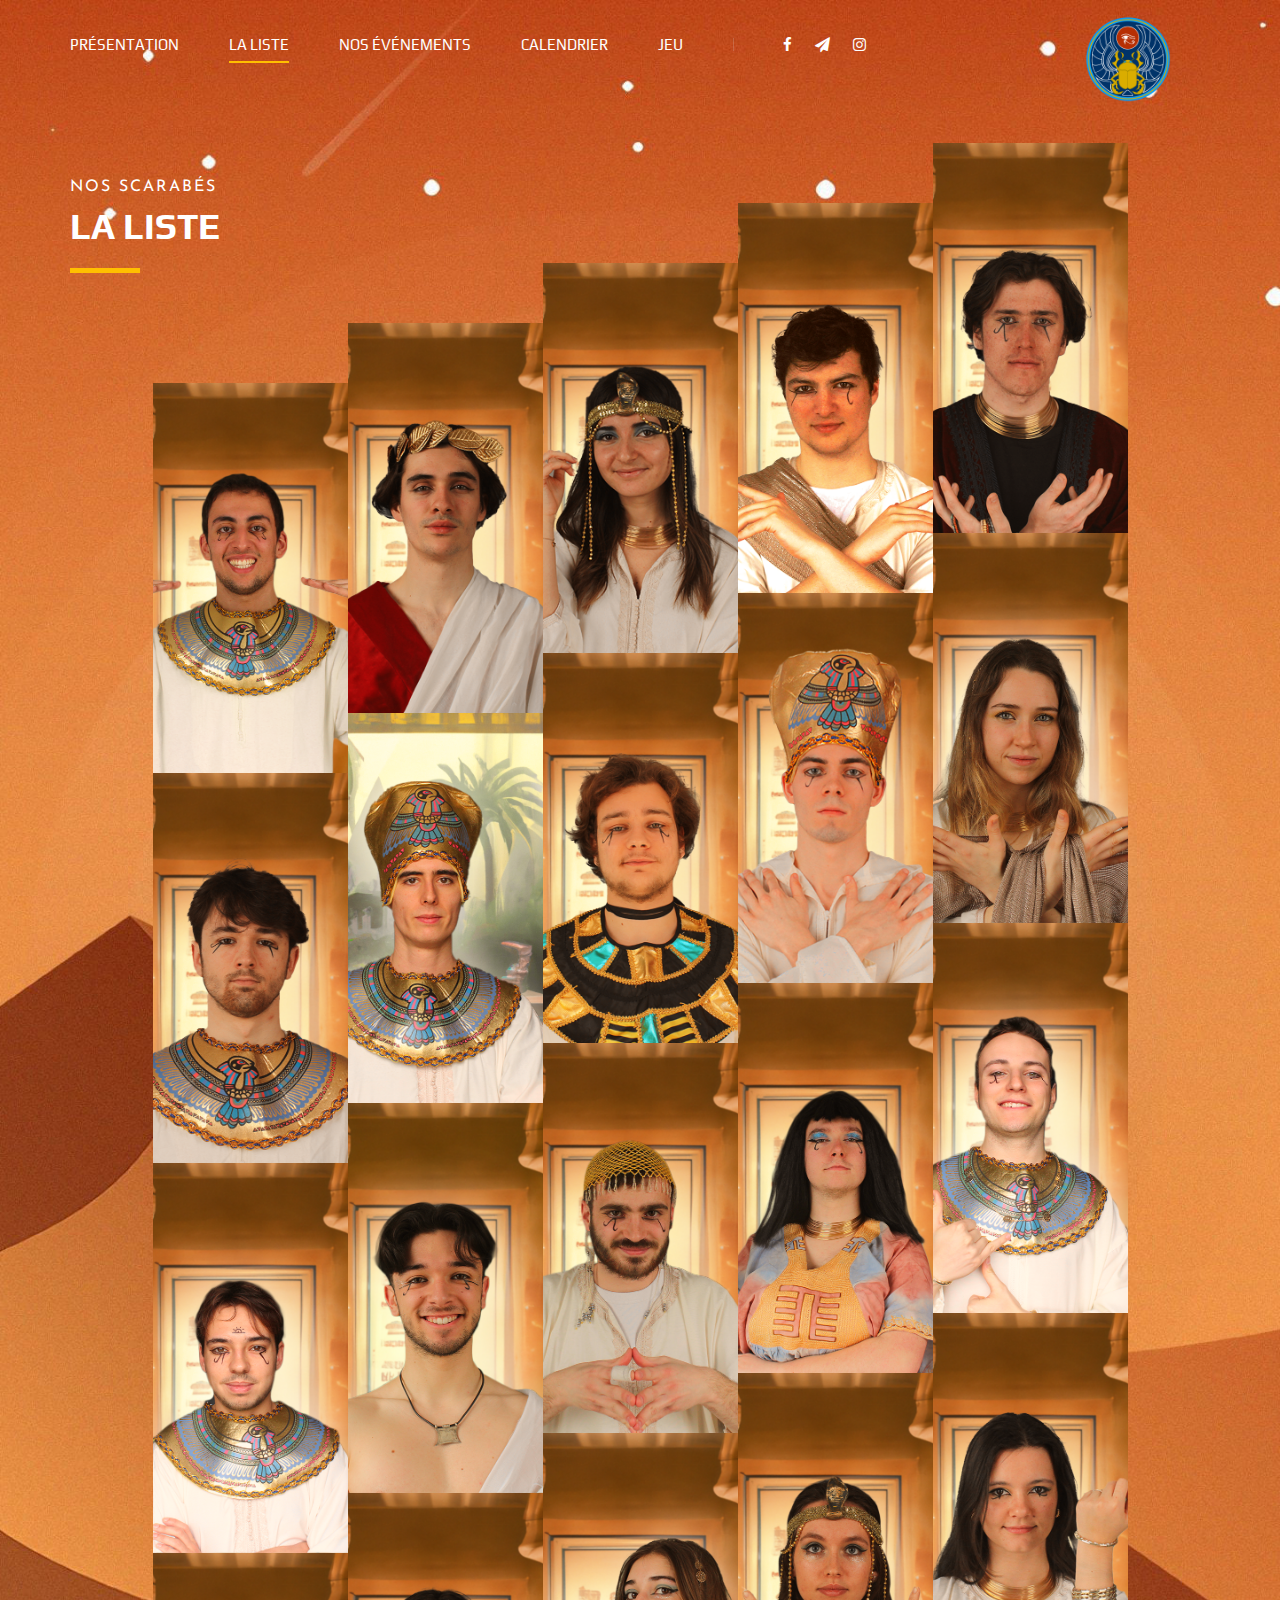
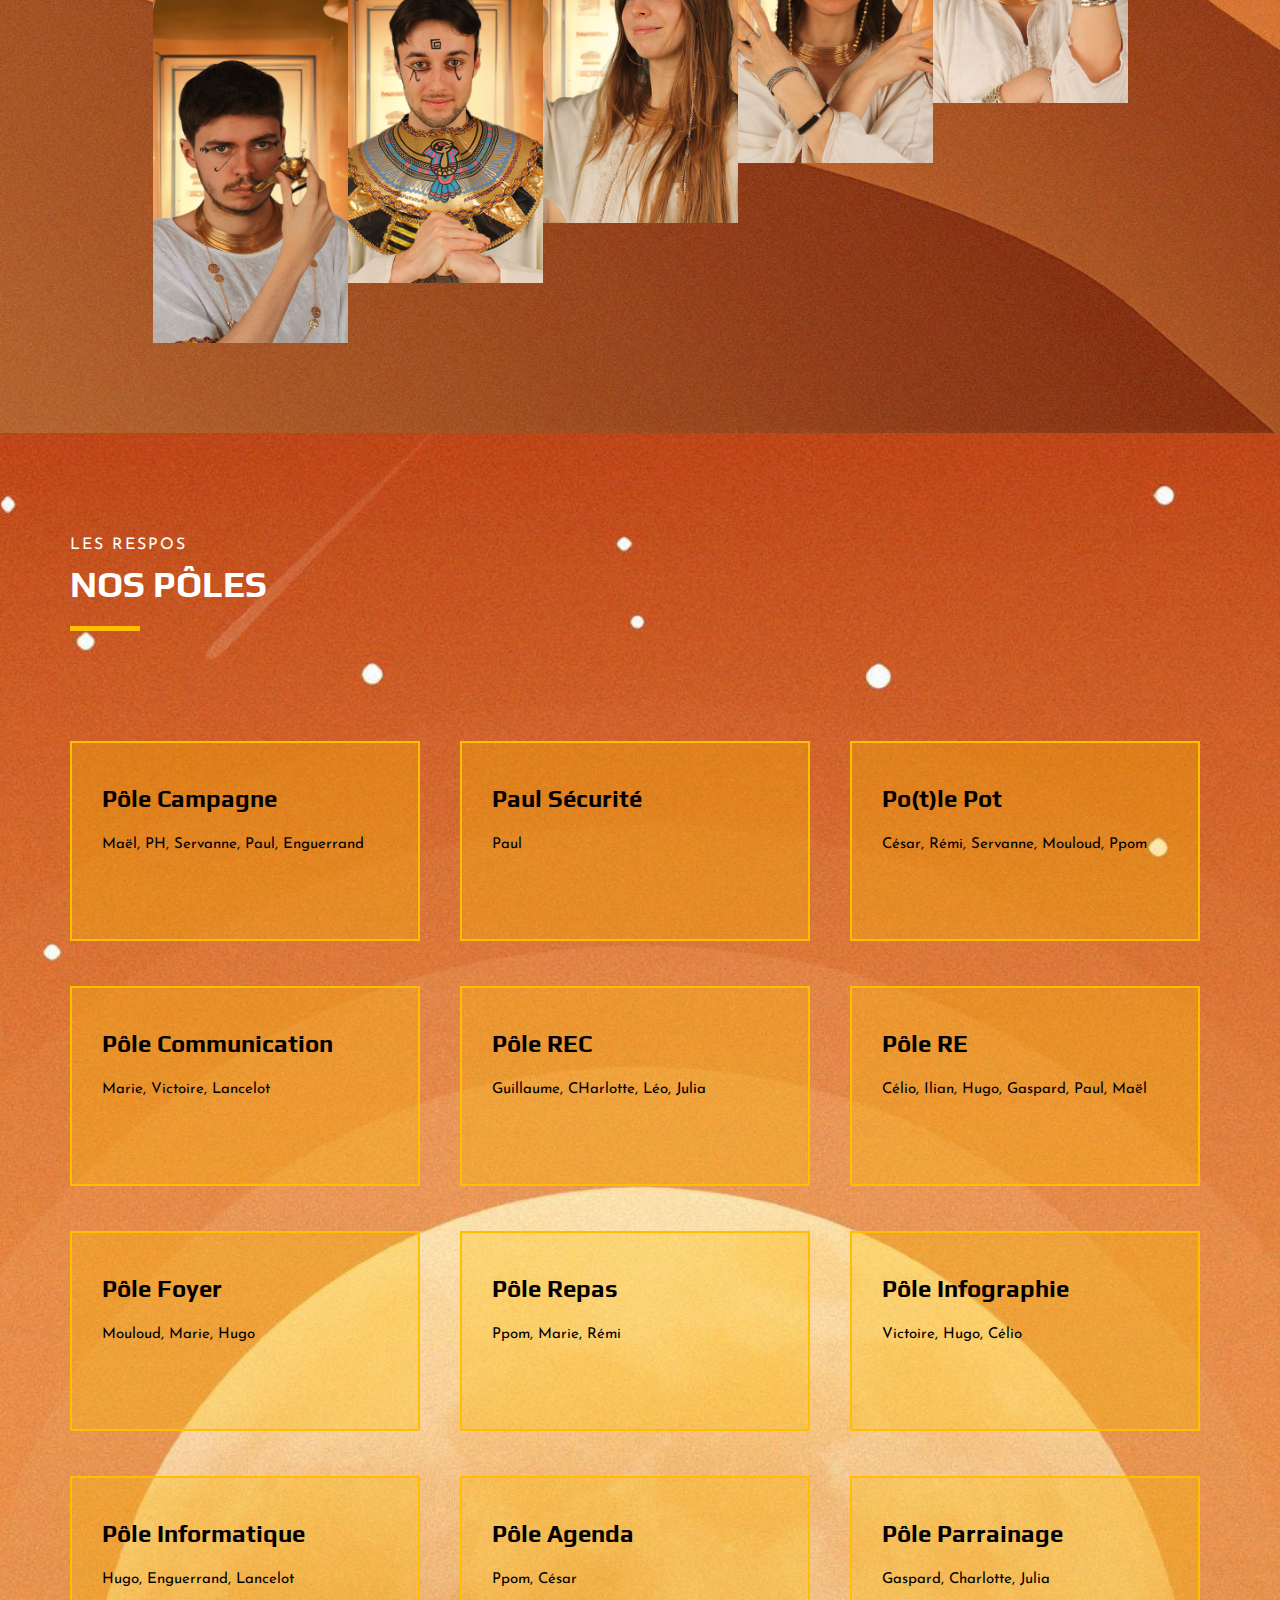
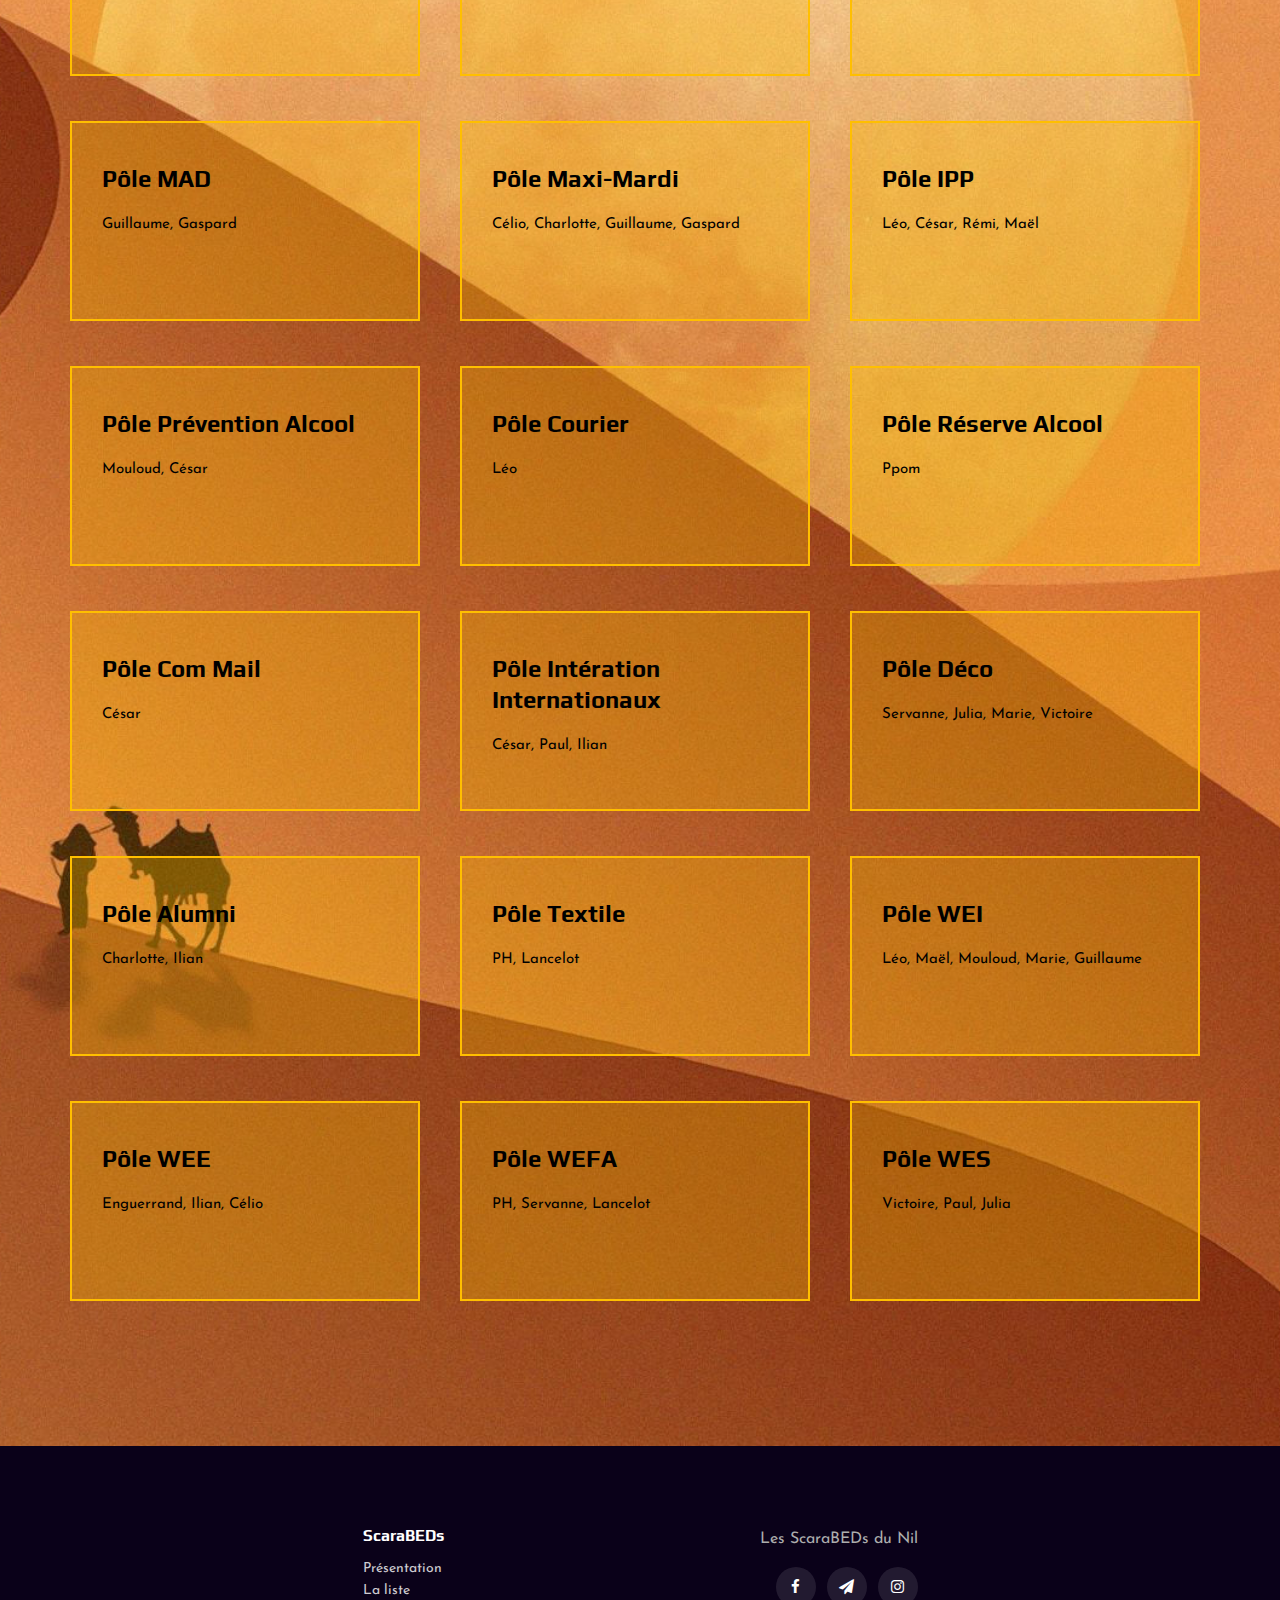
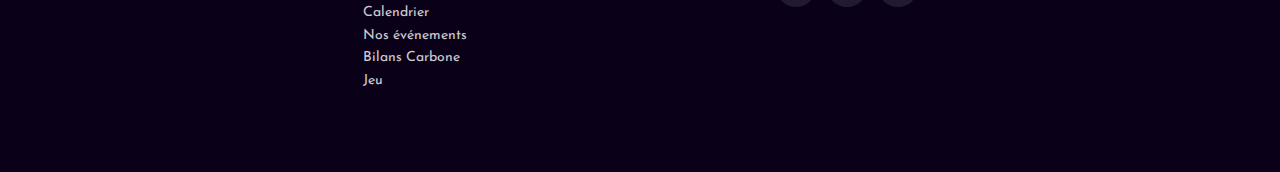
<file: equipe.html>
<!DOCTYPE html>
<html lang="zxx">

<head>
    <meta charset="UTF-8">
    <meta name="viewport" content="width=device-width, initial-scale=1.0">
    <meta http-equiv="X-UA-Compatible" content="ie=edge">
    <title>Les ScaraBEDs du Nil</title>

    <!-- Google Font -->
    <link href="https://fonts.googleapis.com/css2?family=Play:wght@400;700&display=swap" rel="stylesheet">
    <link href="https://fonts.googleapis.com/css2?family=Josefin+Sans:wght@300;400;500;600;700&display=swap"
        rel="stylesheet">

    <!-- Css Styles -->
    <link rel="stylesheet" href="css/bootstrap.min.css" type="text/css">
    <link rel="stylesheet" href="css/font-awesome.min.css" type="text/css">
    <link rel="stylesheet" href="css/elegant-icons.css" type="text/css">
    <link rel="stylesheet" href="css/owl.carousel.min.css" type="text/css">
    <link rel="stylesheet" href="css/magnific-popup.css" type="text/css">
    <link rel="stylesheet" href="css/slicknav.min.css" type="text/css">
    <link rel="stylesheet" href="css/style_liste.css" type="text/css">
    <link rel="stylesheet" href="https://unicons.iconscout.com/release/v4.0.0/css/line.css">
    <link rel="shortcut icon" type="image/x-icon" href="img/new/logo.png" />

</head>

<body>
    <!-- Page Preloder -->
    <div id="preloder">
        <img src="img/icons/hieroglyph.png" alt="Loader Icon">
    </div>

<!--==================== HEADER ====================-->
<header class="header">
    <div class="container">
        <div class="row">
            <div class="col-lg-10">
                <div class="header__nav__option">
                    <nav class="header__nav__menu mobile-menu">
                        <ul>
                            <li><a href="./index.html">Présentation</a></li>
                            <li class="active"><a href="./equipe.html">La liste</a></li>
                            <li><a href="./evenements.html">Nos événements</a></li>
                            <li><a href="./calendrier.html">Calendrier</a></li>
                            <li><a href="./game.html">Jeu</a></li>
                        </ul>
                    </nav>
                    <div class="header__nav__social">
                        <a href="https://www.facebook.com/groups/440055434641417/user/100090675236203"
                            target="_blank"><i class="fa fa-facebook"></i></a>
                        <a href="mailto:cesar.matheus@telecom-paris.fr" target="_blank"><i class="fa fa-send"></i></a>
                        <a href="https://www.instagram.com/scarabed_du_nil/" target="_blank"><i
                                class="fa fa-instagram"></i></a>
                        <a href="#"><i class="uil uil-moon change-theme" id="theme-button"></i></a>
                    </div>
                </div>
            </div>
            <div class="col-lg-2">
                <div class="header__logo">
                    <a href="./index.html"><img src="img/new/logo.png" alt="" height="110" width="110"></a>
                </div>
            </div>
        </div>
        <div id="mobile-menu-wrap"></div>
    </div>
</header>
<!-- Header End -->

<section id="our-team-index-1" class="team allList spad set-bg" data-setbg="img/new/bg-1.jpg">
    <div class="container">
        <div class="row">
            <div class="col-lg-12">
                <div class="section-title team__title">
                    <span>Nos scarabés</span>
                    <h2>La liste</h2>
                </div>
            </div>
        </div>


        <div class="row">
            <div class="col-lg-1 p-0">&nbsp;</div>
            <div class="col-lg-2 col-md-4 col-sm-4 p-0">
                <div class="team__item set-bg" data-setbg="img/liste/mouloud.png">
                    <div class="team__item__text team__padding">
                        <h4>MOULOUD</h4>
                        <p>Foyer, WEI, Pot, Prévention Alcool</p>
                        <div class="team__item__social">
                            <a href="https://www.facebook.com/profile.php?id=100007981277443" target="_blank"><i
                                    class="fa fa-facebook"></i></a>
                            <a href="mailto:mouloud.tighilt@telecom-paris.fr" target="_blank"><i
                                    class="fa fa-send"></i></a>
                        </div>
                    </div>
                </div>
            </div>
            <div class="col-lg-2 col-md-4 col-sm-4 p-0">
                <div class="team__item team__item--second set-bg" data-setbg="img/liste/cesar.png">
                    <div class="team__item__text team__padding">
                        <h4>CÉSAR</h4>
                        <p>Com Mail, Prévention Alcool, Intégration Internationaux, Pot, IPP, Agenda</p>
                        <div class="team__item__social">
                            <a href="https://www.facebook.com/profile.php?id=100010872611521" target="_blank"><i
                                    class="fa fa-facebook"></i></a>
                            <a href="mailto:cesar.matheus@telecom-paris.fr" target="_blank"><i
                                    class="fa fa-send"></i></a>
                        </div>
                    </div>
                </div>
            </div>
            <div class="col-lg-2 col-md-4 col-sm-4 p-0">
                <div class="team__item team__item--third set-bg" data-setbg="img/liste/charlotte.png">
                    <div class="team__item__text team__padding">
                        <h4>CHARLOTTE</h4>
                        <p>REC, Parrainage, Maxi Mardi, Alumni</p>
                        <div class="team__item__social">
                            <a href="https://www.facebook.com/profile.php?id=100083925018433" target="_blank"><i
                                    class="fa fa-facebook"></i></a>
                            <a href="mailto:charlotte-alicia.bouee@telecom-paris.fr" target="_blank"><i
                                    class="fa fa-send"></i></a>
                        </div>
                    </div>
                </div>
            </div>
            <div class="col-lg-2 col-md-6 col-sm-6 p-0">
                <div class="team__item team__item--four set-bg" data-setbg="img/liste/paul.png">
                    <div class="team__item__text team__padding">
                        <h4>PAUL</h4>
                        <p>WES, Intégration Internationaux, Campagne, Sécurité, RE</p>
                        <div class="team__item__social">
                            <a href="https://www.facebook.com/paul.peinado.7" target="_blank"><i
                                    class="fa fa-facebook"></i></a>
                            <a href="mailto:paul.peinado@telecom-paris.fr" target="_blank"><i
                                    class="fa fa-send"></i></a>
                        </div>
                    </div>
                </div>
            </div>
            <div class="col-lg-2 col-md-6 col-sm-6 p-0">
                <div class="team__item team__item--fifth set-bg" data-setbg="img/liste/mael.png">
                    <div class="team__item__text team__padding">
                        <h4>MAEL</h4>
                        <p>RE, IPP, WEI, Campagne</p>
                        <div class="team__item__social">
                            <a href="https://www.facebook.com/profile.php?id=100012536943302" target="_blank"><i
                                    class="fa fa-facebook"></i></a>
                            <a href="mailto:mael.leguillouzic@telecom-paris.fr" target="_blank"><i
                                    class="fa fa-send"></i></a>
                        </div>
                    </div>
                </div>
            </div>
        </div>

        <!--RESTE DE LA TEAM-->
        <div class="row">
            <div class="col-lg-1 p-0">&nbsp;</div>
            <div class="col-lg-2 col-md-4 col-sm-4 p-0">
                <div class="team__item set-bg" data-setbg="img/liste/enguerrand.png">
                    <div class="team__item__text team__padding">
                        <h4>ENGUERRAND</h4>
                        <p>WEE, Info, Campagne</p>
                        <div class="team__item__social">
                            <a href="https://www.facebook.com/profile.php?id=100083729694498" target="_blank"><i
                                    class="fa fa-facebook"></i></a>
                        </div>
                    </div>
                </div>
            </div>
            <div class="col-lg-2 col-md-4 col-sm-4 p-0">
                <div class="team__item team__item--second set-bg" data-setbg="img/liste/celio.png">
                    <div class="team__item__text team__padding">
                        <h4>CELIO</h4>
                        <p>WEE, RE, Infographie, Maxi Mardi</p>
                        <div class="team__item__social">
                            <a href="https://www.facebook.com/profile.php?id=100008510945866" target="_blank"><i
                                    class="fa fa-facebook"></i></a>
                        </div>
                    </div>
                </div>
            </div>
            <div class="col-lg-2 col-md-4 col-sm-4 p-0">
                <div class="team__item team__item--third set-bg" data-setbg="img/liste/gaspar.png">
                    <div class="team__item__text team__padding">
                        <h4>GASPAR</h4>
                        <p>MAD, Maxi Mardi, Parrainage, RE</p>
                        <div class="team__item__social">
                            <a href="https://www.facebook.com/profile.php?id=100014533367847" target="_blank"><i
                                    class="fa fa-facebook"></i></a>
                        </div>
                    </div>
                </div>
            </div>
            <div class="col-lg-2 col-md-6 col-sm-6 p-0">
                <div class="team__item team__item--four set-bg" data-setbg="img/liste/guillaume.png">
                    <div class="team__item__text team__padding">
                        <h4>GUILLAUME</h4>
                        <p>MAD, Maxi Mardi, WEI, REC</p>
                        <div class="team__item__social">
                            <a href="https://www.facebook.com/profile.php?id=100084700400599" target="_blank"><i class="fa fa-facebook"></i></a>                        </div>
                    </div>
                </div>
            </div>
            <div class="col-lg-2 col-md-6 col-sm-6 p-0">
                <div class="team__item team__item--fifth set-bg" data-setbg="img/liste/julia.png">
                    <div class="team__item__text team__padding">
                        <h4>JULIA</h4>
                        <p>REC, Parrainage, Déco, WES</p>
                        <div class="team__item__social">
                            <a href="https://www.facebook.com/profile.php?id=100013582326480" target="_blank"><i
                                    class="fa fa-facebook"></i></a>
                        </div>
                    </div>
                </div>
            </div>
            <div class="col-lg-1 p-0">&nbsp;</div>
        </div>
        <div class="row">
            <div class="col-lg-1 p-0">&nbsp;</div>
            <div class="col-lg-2 col-md-4 col-sm-4 p-0">
                <div class="team__item set-bg" data-setbg="img/liste/ilian.png">
                    <div class="team__item__text team__padding">
                        <h4>ILIAN</h4>
                        <p>Alumni, Intégration Internationaux, RE, WEE</p>
                        <div class="team__item__social">
                            <a href="https://www.facebook.com/ilian.benaissalejay" target="_blank"><i
                                    class="fa fa-facebook"></i></a>
                        </div>
                    </div>
                </div>
            </div>
            <div class="col-lg-2 col-md-4 col-sm-4 p-0">
                <div class="team__item team__item--second set-bg" data-setbg="img/liste/hugo.png">
                    <div class="team__item__text team__padding">
                        <h4>HUGO</h4>
                        <p>Info, RE, Infographie, Foyer</p>
                        <div class="team__item__social">
                            <a href="https://www.facebook.com/profile.php?id=100085438342699" target="_blank"><i
                                    class="fa fa-facebook"></i></a>
                        </div>
                    </div>
                </div>
            </div>
            <div class="col-lg-2 col-md-4 col-sm-4 p-0">
                <div class="team__item team__item--third set-bg" data-setbg="img/liste/lancelot.png">
                    <div class="team__item__text team__padding">
                        <h4>LANCELOT</h4>
                        <p>Info, Textile, Communication, WEFA</p>
                        <div class="team__item__social">
                            <a href="https://www.facebook.com/mr.lancelot3" target="_blank"><i
                                    class="fa fa-facebook"></i></a>
                        </div>
                    </div>
                </div>
            </div>
            <div class="col-lg-2 col-md-6 col-sm-6 p-0">
                <div class="team__item team__item--four set-bg" data-setbg="img/liste/leo.png">
                    <div class="team__item__text team__padding">
                        <h4>LÉO</h4>
                        <p>WEI, REC, IPP, Courier</p>
                        <div class="team__item__social">
                            <a href="https://www.facebook.com/profile.php?id=100083366364298" target="_blank"><i class="fa fa-facebook"></i></a>
                        </div>
                    </div>
                </div>
            </div>
            <div class="col-lg-2 col-md-6 col-sm-6 p-0">
                <div class="team__item team__item--fifth set-bg" data-setbg="img/liste/ph.png">
                    <div class="team__item__text team__padding">
                        <h4>PH</h4>
                        <p>Textile, Campagne, WEFA</p>
                        <div class="team__item__social">
                            <a href="https://www.facebook.com/profile.php?id=100007146512901" target="_blank"><i
                                    class="fa fa-facebook"></i></a>
                        </div>
                    </div>
                </div>
            </div>
            <div class="col-lg-1 p-0">&nbsp;</div>
        </div>
        <div class="row">
            <div class="col-lg-1 p-0">&nbsp;</div>
            <div class="col-lg-2 col-md-4 col-sm-4 p-0">
                <div class="team__item set-bg" data-setbg="img/liste/ppom.png">
                    <div class="team__item__text team__padding">
                        <h4>PPOM</h4>
                        <p>Réserve Alcool, Pot, Agenda, Repas</p>
                        <div class="team__item__social">
                            <a href="https://www.facebook.com/antoine.ppom" target="_blank"><i
                                    class="fa fa-facebook"></i></a>
                        </div>
                    </div>
                </div>
            </div>
            <div class="col-lg-2 col-md-4 col-sm-4 p-0">
                <div class="team__item team__item--second set-bg" data-setbg="img/liste/remi.png">
                    <div class="team__item__text team__padding">
                        <h4>RÉMI</h4>
                        <p>Repas, WEFA, IPP, Pot</p>
                        <div class="team__item__social">
                            <a href="https://www.facebook.com/remi.veillard.5" target="_blank"><i
                                    class="fa fa-facebook"></i></a>
                        </div>
                    </div>
                </div>
            </div>
            <div class="col-lg-2 col-md-4 col-sm-4 p-0">
                <div class="team__item team__item--third set-bg" data-setbg="img/liste/servane.png">
                    <div class="team__item__text team__padding">
                        <h4>SERVANE</h4>
                        <p>WEFA, Déco, Campagne, Pot</p>
                        <div class="team__item__social">
                            <a href="https://www.facebook.com/servane.desvignes" target="_blank"><i
                                    class="fa fa-facebook"></i></a>
                        </div>
                    </div>
                </div>
            </div>
            <div class="col-lg-2 col-md-6 col-sm-6 p-0">
                <div class="team__item team__item--four set-bg" data-setbg="img/liste/victoire.png">
                    <div class="team__item__text team__padding">
                        <h4>VICTOIRE</h4>
                        <p>Infographie, Communication, Déco, WES</p>
                        <div class="team__item__social">
                            <a href="https://www.facebook.com/victoire.mc" target="_blank"><i class="fa fa-facebook"></i></a>
                        </div>
                    </div>
                </div>
            </div>
            <div class="col-lg-2 col-md-6 col-sm-6 p-0">
                <div class="team__item team__item--fifth set-bg" data-setbg="img/liste/marie.png">
                    <div class="team__item__text team__padding">
                        <h4>Marie</h4>
                        <p>Déco, Communication, Repas, Foyer, WEI</p>
                        <div class="team__item__social">
                            <a href="https://www.facebook.com/jules.michaud.75" target="_blank"><i class="fa fa-facebook"></i></a>
                        </div>
                    </div>
                </div>
            </div>
            <div class="col-lg-1 p-0">&nbsp;</div>
            <!--
            <div class="col-lg-2 col-md-6 col-sm-6 p-0">
                <div class="team__item team__item--fifth set-bg" data-setbg="img/new/logo2.png">
                    <div class="team__item__text team__padding">
                        <h4>El Scarador</h4>
                        <p>Vrai prez</p>
                        <div class="team__item__social">
                            <a href="https://www.facebook.com/jules.michaud.75" target="_blank"><i
                                    class="fa fa-facebook"></i></a>
                        </div>
                    </div>
                </div>
            </div>
            <div class="col-lg-1 p-0">&nbsp;</div>
            -->
        </div>
    </div>
</section>

<!-- Blog Section Begin -->
<section id="pole" class="blog spad set-bg" data-setbg="img/new/bg-1.jpg">
    <div class="container">
        <div class="row">
            <div class="col-lg-12">
                <div class="section-title team__title">
                    <span>Les respos</span>
                    <h2>Nos pôles</h2>
                </div>
            </div>
        </div>
        <div class="row">

            <div class="col-lg-4 col-md-6 col-sm-6">
                <!-- <a href="./page/apero-1.html"> -->
                <div class="blog__item apero-vignette" id="campagne">
                    <div class="texte-vignette">
                        <h4>Pôle Campagne</h4>
                        <ul>
                            <li>Maël, PH, Servanne, Paul, Enguerrand</li>
                        </ul>
                        <!-- <h6>Voir plus<span class="arrow_right"></span></h6> -->
                    </div>
                </div>
                <!-- </a> -->
            </div>

            <a href="./pharaon.html">
                <div class="col-lg-4 col-md-6 col-sm-6">
                    <div class="blog__item apero-vignette" id="secu">
                        <div class="texte-vignette">
                            <h4>Paul Sécurité</h4>
                            <ul>
                                <li>Paul</li>
                            </ul>

                            <a href="./apero-2.html"></a>
                        </div>
                    </div>

                </div>
            </a>

            <div class="col-lg-4 col-md-6 col-sm-6">
                <div class="blog__item apero-vignette" id="pot">
                    <div class="texte-vignette">
                        <h4>Po(t)le Pot</h4>
                        <ul>
                            <li>César, Rémi, Servanne, Mouloud, Ppom</li>
                        </ul>

                        <a href="#"></span></a>
                    </div>
                </div>
            </div>

            <div class="col-lg-4 col-md-6 col-sm-6">
                <div class="blog__item apero-vignette" id="com">
                    <div class="texte-vignette">
                        <h4>Pôle Communication</h4>
                        <ul>
                            <li>Marie, Victoire, Lancelot</li>
                        </ul>

                        <a href="#"></a>
                    </div>
                </div>
            </div>

            <!-- <a href="./page/apero-2.html"> -->
            <div class="col-lg-4 col-md-6 col-sm-6">
                <div class="blog__item apero-vignette" id="rec">
                    <div class="texte-vignette">
                        <h4>Pôle REC</h4>
                        <ul>
                            <li>Guillaume, CHarlotte, Léo, Julia</li>
                        </ul>
                        <!-- <h6>Voir plus<span class="arrow_right"></span></h6> -->
                    </div>
                </div>
            </div>
            <!-- </a> -->

            <a href="./poterie.html">
                <div class="col-lg-4 col-md-6 col-sm-6">
                    <div class="blog__item apero-vignette" id="re">
                        <div class="texte-vignette">
                            <h4>Pôle RE</h4>
                            <ul>
                                <li>Célio, Ilian, Hugo, Gaspard, Paul, Maël</li>
                            </ul>

                            <a href="./apero-4.html"></a>
                        </div>
                    </div>
                </div>
            </a>

            <div class="col-lg-4 col-md-6 col-sm-6">
                <div class="blog__item apero-vignette" id="foyer">
                    <div class="texte-vignette">
                        <h4>Pôle Foyer</h4>
                        <ul>
                            <li>Mouloud, Marie, Hugo</li>
                        </ul>

                        <a href="#"></a>
                    </div>
                </div>
            </div>

            <div class="col-lg-4 col-md-6 col-sm-6">
                <div class="blog__item apero-vignette" id="repas">
                    <div class="texte-vignette">
                        <h4>Pôle Repas</h4>
                        <ul>
                            <li>Ppom, Marie, Rémi</li>
                        </ul>

                        <a href="#"></a>
                    </div>
                </div>
            </div>

            <div class="col-lg-4 col-md-6 col-sm-6">
                <div class="blog__item apero-vignette" id="infographie">
                    <div class="texte-vignette">
                        <h4>Pôle Infographie</h4>
                        <ul>
                            <li>Victoire, Hugo, Célio</li>
                        </ul>

                        <a href="#"></a>
                    </div>
                </div>
            </div>

            <div class="col-lg-4 col-md-6 col-sm-6">
                <div class="blog__item apero-vignette" id="info">
                    <div class="texte-vignette">
                        <h4>Pôle Informatique</h4>
                        <ul>
                            <li>Hugo, Enguerrand, Lancelot</li>
                        </ul>
            
                        <a href="#"></a>
                    </div>
                </div>
            </div>

            <div class="col-lg-4 col-md-6 col-sm-6">
                <div class="blog__item apero-vignette" id="agenda">
                    <div class="texte-vignette">
                        <h4>Pôle Agenda</h4>
                        <ul>
                            <li>Ppom, César</li>
                        </ul>
            
                        <a href="#"></a>
                    </div>
                </div>
            </div>

            <div class="col-lg-4 col-md-6 col-sm-6">
                <div class="blog__item apero-vignette" id="parrainage">
                    <div class="texte-vignette">
                        <h4>Pôle Parrainage</h4>
                        <ul>
                            <li>Gaspard, Charlotte, Julia</li>
                        </ul>
            
                        <a href="#"></a>
                    </div>
                </div>
            </div>

            <div class="col-lg-4 col-md-6 col-sm-6">
                <div class="blog__item apero-vignette" id="mad">
                    <div class="texte-vignette">
                        <h4>Pôle MAD</h4>
                        <ul>
                            <li>Guillaume, Gaspard</li>
                        </ul>
            
                        <a href="#"></a>
                    </div>
                </div>
            </div>

            <div class="col-lg-4 col-md-6 col-sm-6">
                <div class="blog__item apero-vignette" id="mardi">
                    <div class="texte-vignette">
                        <h4>Pôle Maxi-Mardi</h4>
                        <ul>
                            <li>Célio, Charlotte, Guillaume, Gaspard</li>
                        </ul>
            
                        <a href="#"></a>
                    </div>
                </div>
            </div>

            <div class="col-lg-4 col-md-6 col-sm-6">
                <div class="blog__item apero-vignette" id="ipp">
                    <div class="texte-vignette">
                        <h4>Pôle IPP</h4>
                        <ul>
                            <li>Léo, César, Rémi, Maël</li>
                        </ul>
            
                        <a href="#"></a>
                    </div>
                </div>
            </div>

            <div class="col-lg-4 col-md-6 col-sm-6">
                <div class="blog__item apero-vignette" id="prev-alcool">
                    <div class="texte-vignette">
                        <h4>Pôle Prévention Alcool</h4>
                        <ul>
                            <li>Mouloud, César</li>
                        </ul>
            
                        <a href="#"></a>
                    </div>
                </div>
            </div>

            <div class="col-lg-4 col-md-6 col-sm-6">
                <div class="blog__item apero-vignette" id="courier">
                    <div class="texte-vignette">
                        <h4>Pôle Courier</h4>
                        <ul>
                            <li>Léo</li>
                        </ul>
            
                        <a href="#"></a>
                    </div>
                </div>
            </div>

            <div class="col-lg-4 col-md-6 col-sm-6">
                <div class="blog__item apero-vignette" id="reserve-alcool">
                    <div class="texte-vignette">
                        <h4>Pôle Réserve Alcool</h4>
                        <ul>
                            <li>Ppom</li>
                        </ul>
            
                        <a href="#"></a>
                    </div>
                </div>
            </div>

            <div class="col-lg-4 col-md-6 col-sm-6">
                <div class="blog__item apero-vignette" id="mail">
                    <div class="texte-vignette">
                        <h4>Pôle Com Mail</h4>
                        <ul>
                            <li>César</li>
                        </ul>
            
                        <a href="#"></a>
                    </div>
                </div>
            </div>

            <div class="col-lg-4 col-md-6 col-sm-6">
                <div class="blog__item apero-vignette" id="internationaux">
                    <div class="texte-vignette">
                        <h4>Pôle Intération Internationaux</h4>
                        <ul>
                            <li>César, Paul, Ilian</li>
                        </ul>
            
                        <a href="#"></a>
                    </div>
                </div>
            </div>

            <div class="col-lg-4 col-md-6 col-sm-6">
                <div class="blog__item apero-vignette" id="deco">
                    <div class="texte-vignette">
                        <h4>Pôle Déco</h4>
                        <ul>
                            <li>Servanne, Julia, Marie, Victoire</li>
                        </ul>
            
                        <a href="#"></a>
                    </div>
                </div>
            </div>

            <div class="col-lg-4 col-md-6 col-sm-6">
                <div class="blog__item apero-vignette" id="alumni">
                    <div class="texte-vignette">
                        <h4>Pôle Alumni</h4>
                        <ul>
                            <li>Charlotte, Ilian</li>
                        </ul>
            
                        <a href="#"></a>
                    </div>
                </div>
            </div>

            <div class="col-lg-4 col-md-6 col-sm-6">
                <div class="blog__item apero-vignette" id="textile">
                    <div class="texte-vignette">
                        <h4>Pôle Textile</h4>
                        <ul>
                            <li>PH, Lancelot</li>
                        </ul>
            
                        <a href="#"></a>
                    </div>
                </div>
            </div>

            <div class="col-lg-4 col-md-6 col-sm-6">
                <div class="blog__item apero-vignette" id="wei">
                    <div class="texte-vignette">
                        <h4>Pôle WEI</h4>
                        <ul>
                            <li>Léo, Maël, Mouloud, Marie, Guillaume</li>
                        </ul>
            
                        <a href="#"></a>
                    </div>
                </div>
            </div>

            <div class="col-lg-4 col-md-6 col-sm-6">
                <div class="blog__item apero-vignette" id="wee">
                    <div class="texte-vignette">
                        <h4>Pôle WEE</h4>
                        <ul>
                            <li>Enguerrand, Ilian, Célio</li>
                        </ul>
            
                        <a href="#"></a>
                    </div>
                </div>
            </div>
            <div class="col-lg-4 col-md-6 col-sm-6">
                <div class="blog__item apero-vignette" id="wefa">
                    <div class="texte-vignette">
                        <h4>Pôle WEFA</h4>
                        <ul>
                            <li>PH, Servanne, Lancelot</li>
                        </ul>
            
                        <a href="#"></a>
                    </div>
                </div>
            </div>
            <div class="col-lg-4 col-md-6 col-sm-6">
                <div class="blog__item apero-vignette" id="wes">
                    <div class="texte-vignette">
                        <h4>Pôle WES</h4>
                        <ul>
                            <li>Victoire, Paul, Julia</li>
                        </ul>
            
                        <a href="#"></a>
                    </div>
                </div>
            </div>


            <!--                
                <div class="col-lg-4 col-md-6 col-sm-6">
                    <div class="blog__item">
                        <h4>Vital Launches New University Website Design for...</h4>
                        <ul>
                            <li>Jan 03, 2020</li>
                            <li>05 Comment</li>
                        </ul>
                        <p>We recently launched a new website for a Vital client and wanted to share some of the cool
                            features we were able...</p>
                        <a href="#">Read more <span class="arrow_right"></span></a>
                    </div>
                </div>
                <div class="col-lg-4 col-md-6 col-sm-6">
                    <div class="blog__item">
                        <h4>How and When to Write a Press Release: Best Practices...</h4>
                        <ul>
                            <li>Jan 03, 2020</li>
                            <li>05 Comment</li>
                        </ul>
                        <p>We recently launched a new website for a Vital client and wanted to share some of the cool
                            features we were able...</p>
                        <a href="#">Read more <span class="arrow_right"></span></a>
                    </div>
                </div>
                <div class="col-lg-4 col-md-6 col-sm-6">
                    <div class="blog__item">
                        <h4>What Makes Users Want to Share a Video on Social Media?</h4>
                        <ul>
                            <li>Jan 03, 2020</li>
                            <li>05 Comment</li>
                        </ul>
                        <p>We recently launched a new website for a Vital client and wanted to share some of the cool
                            features we were able...</p>
                        <a href="#">Read more <span class="arrow_right"></span></a>
                    </div>
                </div> -->
        </div>

        <!-- <div class="row">
                <div class="col-lg-12">
                    <div class="pagination__option blog__pagi">
                        <a href="#" class="arrow__pagination left__arrow"><span class="arrow_left"></span> Prev</a>
                        <a href="#" class="number__pagination">1</a>
                        <a href="#" class="number__pagination">2</a>
                        <a href="#" class="arrow__pagination right__arrow">Next <span class="arrow_right"></span></a>
                    </div>
                </div>
            </div> -->

    </div>
</section>
<!-- Blog Section End -->


    
  
    <div class="footer-clean">
        <footer>
            <div class="container">
                <div class="row justify-content-center footer__top">
                    <div class="col-sm-4 col-md-3 item">
                        <h3>ScaraBEDs</h3>
                        <ul>
                            <li><a href="./index.html">Présentation</a></li>
                            <li><a href="./equipe.html">La liste</a></li>
                            <li><a href="./calendrier.html">Calendrier</a></li>
                            <li><a href="./evenements.html">Nos événements</a></li>
                            <li><a href="./carbone.html">Bilans Carbone</a></li>
                            <li><a href="./game.html">Jeu</a></li>
                        </ul>
                    </div>
                    <div class="col-lg-3 footer__top__social">
                        <p>Les ScaraBEDs du Nil</p>
                        <a href="https://www.facebook.com/groups/440055434641417/user/100090675236203" target="_blank"><i
                                class="fa fa-facebook"></i></a>
                        <a href="mailto:cesar.matheus@telecom-paris.fr" target="_blank"><i class="fa fa-send"></i></a>
                        <a href="https://www.instagram.com/scarabed_du_nil/" target="_blank"><i
                                class="fa fa-instagram"></i></a>
                    </div>
                </div>
            </div>
        </footer>
    </div>

    <!-- Footer Section End -->

    <!-- Js Plugins -->
    <script src="js/jquery-3.3.1.min.js"></script>
    <script src="js/bootstrap.min.js"></script>
    <script src="js/jquery.magnific-popup.min.js"></script>
    <script src="js/mixitup.min.js"></script>
    <script src="js/masonry.pkgd.min.js"></script>
    <script src="js/jquery.slicknav.js"></script>
    <script src="js/owl.carousel.min.js"></script>
    <script src="js/main.js"></script>
</body>

</html>
</file>
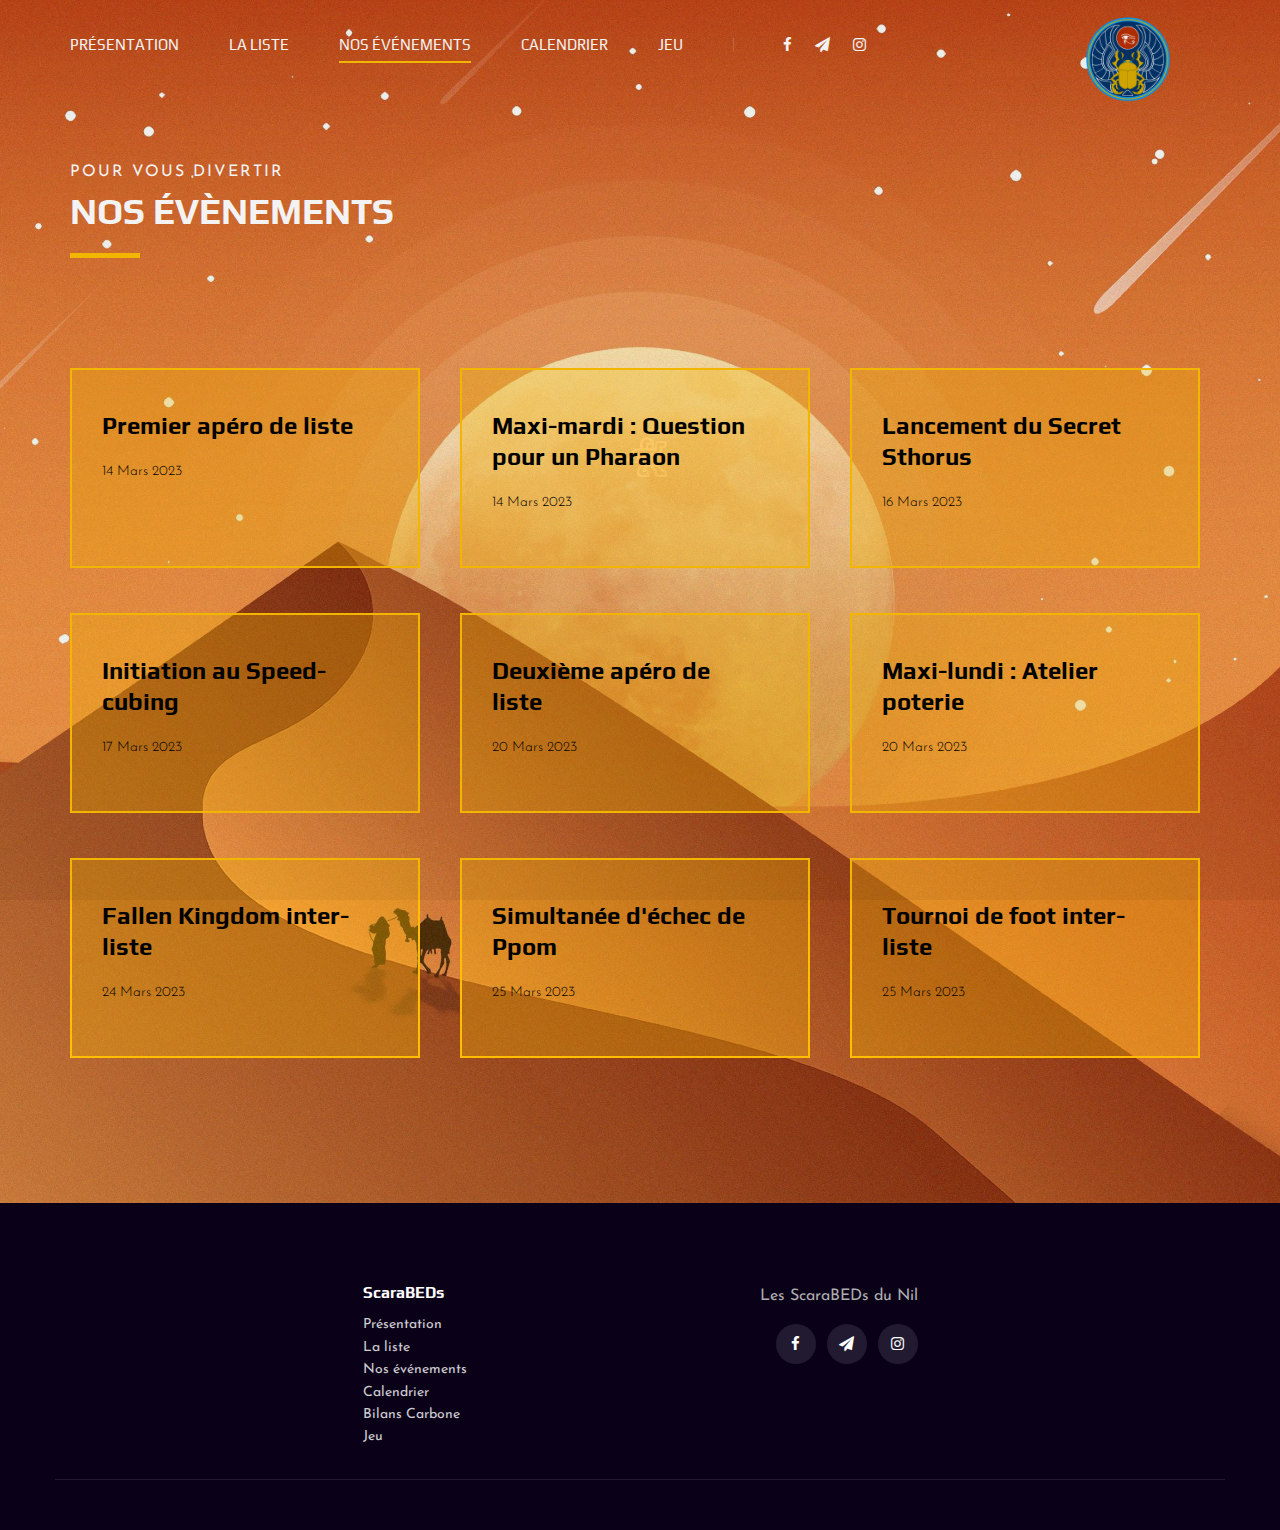
<file: evenements.html>
<!DOCTYPE html>
<html lang="zxx">

<head>
    <meta charset="UTF-8">
    <meta name="viewport" content="width=device-width, initial-scale=1.0">
    <meta http-equiv="X-UA-Compatible" content="ie=edge">
    <title>Les ScaraBEDs du Nil</title>

    <!-- Google Font -->
    <link href="https://fonts.googleapis.com/css2?family=Play:wght@400;700&display=swap" rel="stylesheet">
    <link href="https://fonts.googleapis.com/css2?family=Josefin+Sans:wght@300;400;500;600;700&display=swap"
        rel="stylesheet">

    <link rel="shortcut icon" type="image/x-icon" href="img/new/logo.png" />
    <!-- Css Styles -->
    <link rel="stylesheet" href="css/bootstrap.min.css" type="text/css">
    <link rel="stylesheet" href="css/font-awesome.min.css" type="text/css">
    <link rel="stylesheet" href="css/elegant-icons.css" type="text/css">
    <link rel="stylesheet" href="css/owl.carousel.min.css" type="text/css">
    <link rel="stylesheet" href="css/magnific-popup.css" type="text/css">
    <link rel="stylesheet" href="css/slicknav.min.css" type="text/css">
    <link rel="stylesheet" href="css/style_evenement.css" type="text/css">

    <!--==================== UNICONS ==================-->
    <link rel="stylesheet" href="https://unicons.iconscout.com/release/v4.0.0/css/line.css">

    <!--==================== SWIPER CSS ==================-->
    <link rel="stylesheet" href="css/swiper-bundle.min.css">

</head>

<body>
    <!-- Page Preloder -->
    <div id="preloder">
        <img src="img/icons/hieroglyph.png" alt="Loader Icon">
    </div>

    <!--==================== HEADER ====================-->
    <header class="header">
        <div class="container">
            <div class="row">
                <div class="col-lg-10">
                    <div class="header__nav__option">
                        <nav class="header__nav__menu mobile-menu">
                            <ul>
                                <li><a href="./index.html">Présentation</a></li>
                                <li><a href="./equipe.html">La liste</a></li>
                                <li class="active"><a href="./evenements.html">Nos événements</a></li>
                                <li><a href="./calendrier.html">Calendrier</a></li>
                                <li><a href="./game.html">Jeu</a></li>
                            </ul>
                        </nav>
                        <div class="header__nav__social">
                            <a href="https://www.facebook.com/groups/440055434641417/user/100090675236203"
                                target="_blank"><i class="fa fa-facebook"></i></a>
                            <a href="mailto:cesar.matheus@telecom-paris.fr" target="_blank"><i class="fa fa-send"></i></a>
                            <a href="https://www.instagram.com/scarabed_du_nil/" target="_blank"><i
                                    class="fa fa-instagram"></i></a>
                            <a href="#"><i class="uil uil-moon change-theme" id="theme-button"></i></a>  
                        </div>
                    </div>
                </div>
                <div class="col-lg-2">
                    <div class="header__logo">
                        <a href="./index.html"><img src="img/new/logo.png" alt="" height="110" width="110"></a>
                    </div>
                </div>
            </div>
            <div id="mobile-menu-wrap"></div>
        </div>
    </header>
    <!-- Header End -->

    <!-- Blog Section Begin -->
    <section id="event" class="blog spad set-bg" data-setbg="img/new/bg-1.jpg">
        <div class="container">
            <div class="row">
                <div class="col-lg-12">
                    <div class="section-title team__title">
                        <span>Pour vous divertir</span>
                        <h2>Nos Évènements</h2>
                    </div>
                </div>
            </div>
            <div class="row">

                <div class="col-lg-4 col-md-6 col-sm-6">
                    <!-- <a href="./page/apero-1.html"> -->
                        <div class="blog__item apero-vignette" id="apero-vignette-1">
                            <div class="texte-vignette">
                                <h4>Premier apéro de liste</h4>
                                <ul>
                                    <li>14 Mars 2023</li>
                                </ul>
                                <!-- <h6>Voir plus<span class="arrow_right"></span></h6> -->
                            </div>
                        </div>
                    <!-- </a> -->
                </div>

                <a href="./pharaon.html">
                    <div class="col-lg-4 col-md-6 col-sm-6">
                            <div class="blog__item apero-vignette" id="question-pharaon" >
                                <div class="texte-vignette">
                                <h4>Maxi-mardi : Question pour un Pharaon</h4>
                                <ul>
                                    <li>14 Mars 2023</li>
                                </ul>
                            
                                <a href="./apero-2.html"></a>
                                </div>
                            </div>
                    
                    </div>
                </a>

                <div class="col-lg-4 col-md-6 col-sm-6">
                    <div class="blog__item apero-vignette" id="secret-sthorus">
                        <div class="texte-vignette">
                            <h4>Lancement du Secret Sthorus</h4>
                            <ul>
                                <li>16 Mars 2023</li>
                            </ul>

                            <a href="#"></span></a>
                        </div>
                    </div>
                </div>

                <div class="col-lg-4 col-md-6 col-sm-6">
                    <div class="blog__item apero-vignette" id="rubiks">
                        <div class="texte-vignette">
                            <h4>Initiation au Speed-cubing</h4>
                            <ul>
                                <li>17 Mars 2023</li>
                            </ul>
                            
                            <a href="#"></a>
                        </div>
                    </div>
                </div>

                <!-- <a href="./page/apero-2.html"> -->
                    <div class="col-lg-4 col-md-6 col-sm-6">
                            <div class="blog__item apero-vignette" id="apero-vignette-2" >
                                <div class="texte-vignette">
                                    <h4>Deuxième apéro de liste</h4>
                                    <ul>
                                        <li>20 Mars 2023</li>
                                    </ul>
                                    <!-- <h6>Voir plus<span class="arrow_right"></span></h6> -->
                                </div>
                            </div>
                    </div>
                <!-- </a> -->

                <a href="./poterie.html">
                    <div class="col-lg-4 col-md-6 col-sm-6">
                        <div class="blog__item apero-vignette"  id="atelier-poterie">
                            <div class="texte-vignette">
                            <h4>Maxi-lundi : Atelier poterie</h4>
                            <ul>
                                <li>20 Mars 2023</li>
                            </ul>
                            
                            <a href="./apero-4.html"></a>
                            </div>
                        </div>
                    </div>
                </a>

                <div class="col-lg-4 col-md-6 col-sm-6">
                    <div class="blog__item apero-vignette" id="fk">
                        <div class="texte-vignette">
                        <h4>Fallen Kingdom inter-liste</h4>
                        <ul>
                            <li>24 Mars 2023</li>
                        </ul>

                        <a href="#"></a>
                        </div>
                    </div>
                </div>

                <div class="col-lg-4 col-md-6 col-sm-6">
                    <div class="blog__item apero-vignette" id="echec">
                        <div class="texte-vignette">
                        <h4>Simultanée d'échec de Ppom</h4>
                        <ul>
                            <li>25 Mars 2023</li>
                        </ul>

                        <a href="#"></a>
                        </div>
                    </div>
                </div>

                <div class="col-lg-4 col-md-6 col-sm-6">
                    <div class="blog__item apero-vignette" id="foot">
                        <div class="texte-vignette">
                        <h4>Tournoi de foot inter-liste</h4>
                        <ul>
                            <li>25 Mars 2023</li>
                        </ul>

                        <a href="#"></a>
                        </div>
                    </div>
                </div>
<!--                
                <div class="col-lg-4 col-md-6 col-sm-6">
                    <div class="blog__item">
                        <h4>Vital Launches New University Website Design for...</h4>
                        <ul>
                            <li>Jan 03, 2020</li>
                            <li>05 Comment</li>
                        </ul>
                        <p>We recently launched a new website for a Vital client and wanted to share some of the cool
                            features we were able...</p>
                        <a href="#">Read more <span class="arrow_right"></span></a>
                    </div>
                </div>
                <div class="col-lg-4 col-md-6 col-sm-6">
                    <div class="blog__item">
                        <h4>How and When to Write a Press Release: Best Practices...</h4>
                        <ul>
                            <li>Jan 03, 2020</li>
                            <li>05 Comment</li>
                        </ul>
                        <p>We recently launched a new website for a Vital client and wanted to share some of the cool
                            features we were able...</p>
                        <a href="#">Read more <span class="arrow_right"></span></a>
                    </div>
                </div>
                <div class="col-lg-4 col-md-6 col-sm-6">
                    <div class="blog__item">
                        <h4>What Makes Users Want to Share a Video on Social Media?</h4>
                        <ul>
                            <li>Jan 03, 2020</li>
                            <li>05 Comment</li>
                        </ul>
                        <p>We recently launched a new website for a Vital client and wanted to share some of the cool
                            features we were able...</p>
                        <a href="#">Read more <span class="arrow_right"></span></a>
                    </div>
                </div> -->
            </div>

            <!-- <div class="row">
                <div class="col-lg-12">
                    <div class="pagination__option blog__pagi">
                        <a href="#" class="arrow__pagination left__arrow"><span class="arrow_left"></span> Prev</a>
                        <a href="#" class="number__pagination">1</a>
                        <a href="#" class="number__pagination">2</a>
                        <a href="#" class="arrow__pagination right__arrow">Next <span class="arrow_right"></span></a>
                    </div>
                </div>
            </div> -->

        </div>
    </section>
    <!-- Blog Section End -->

    <div class="footer-clean">
        <footer>
            <div class="container">
                <div class="row justify-content-center footer__top">
                    <div class="col-sm-4 col-md-3 item">
                        <h3>ScaraBEDs</h3>
                        <ul>
                            <li><a href="./index.html">Présentation</a></li>
                            <li><a href="./equipe.html">La liste</a></li>
                            <li><a href="./evenements.html">Nos événements</a></li>
                            <li><a href="./calendrier.html">Calendrier</a></li>
                            <li><a href="./carbone.html">Bilans Carbone</a></li>
                            <li><a href="./game.html">Jeu</a></li>
                        </ul>
                    </div>
                    <div class="col-lg-3 footer__top__social">
                        <p>Les ScaraBEDs du Nil</p>
                        <a href="https://www.facebook.com/groups/440055434641417/user/100090675236203" target="_blank"><i
                                class="fa fa-facebook"></i></a>
                        <a href="mailto:cesar.matheus@telecom-paris.fr" target="_blank"><i class="fa fa-send"></i></a>
                        <a href="https://www.instagram.com/scarabed_du_nil/" target="_blank"><i
                                class="fa fa-instagram"></i></a>
                    </div>
                </div>
            </div>
        </footer>
    </div>

    <!-- Js Plugins -->
    <script src="js/jquery-3.3.1.min.js"></script>
    <script src="js/bootstrap.min.js"></script>
    <script src="js/jquery.magnific-popup.min.js"></script>
    <script src="js/mixitup.min.js"></script>
    <script src="js/masonry.pkgd.min.js"></script>
    <script src="js/jquery.slicknav.js"></script>
    <script src="js/owl.carousel.min.js"></script>
    <script src="js/mainEvent.js"></script>
</body>

</html>
</file>
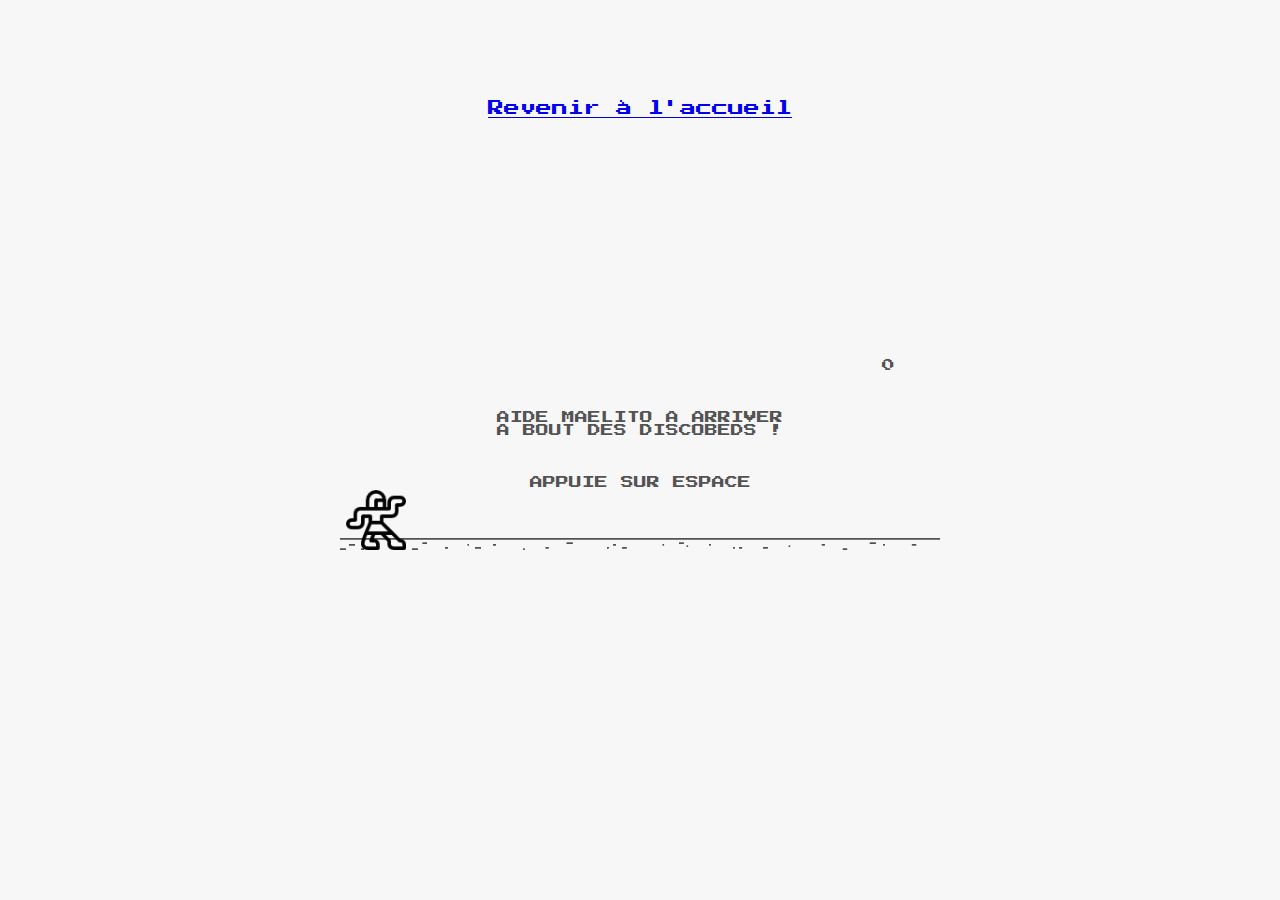
<file: game.html>
<!DOCTYPE html>
<html lang="en">

<head>
    <meta charset="UTF-8">
    <meta http-equiv="X-UA-Compatible" content="IE=edge">
    <meta name="viewport" content="width=device-width, initial-scale=1.0">
    <title>Les ScaraBEDs du Nil</title>
    
    <!-- Google Font -->
    <link href="https://fonts.googleapis.com/css2?family=Play:wght@400;700&display=swap" rel="stylesheet">
    <link href="https://fonts.googleapis.com/css2?family=Josefin+Sans:wght@300;400;500;600;700&display=swap"
        rel="stylesheet">
    
    <link rel="shortcut icon" type="image/x-icon" href="img/new/logo.png" />
    <link rel="stylesheet" href="game/style.css">
    <link rel="preconnect" href="https://fonts.googleapis.com">
    <link rel="preconnect" href="https://fonts.gstatic.com" crossorigin>
    <link href="https://fonts.googleapis.com/css2?family=Press+Start+2P&display=swap" rel="stylesheet">
</head>

<body>
    <div id="our-team-div-button">
        <a href="./index.html" class="gameToMainPage">Revenir à l'accueil</a>
    </div>
    <div id="game" class="game">
        <div id="score" class="score">0</div>
        <div id="start-message" class="start-message">Aide Maelito a arriver a bout des DiscoBEDs !<p><br></p> Appuie sur espace</div>
        <img src="game/assets/ground.png" class="ground">
        <img src="game/assets/ground.png" class="ground">
        <img src="game/assets/egyptian-0.png" id="dino" class="dino">
        <div id="gameover-message" class="gameover-message hide">
            <p>Game over</p>
            <span>Appuie sur esapce pour recommencer</span>
        </div>
    </div>
    <script src="game/script.js"></script>
</body>

</html>
</file>
<file: css/elegant-icons.css>
@font-face {
	font-family: 'ElegantIcons';
	src:url('../fonts/ElegantIcons.eot');
	src:url('../fonts/ElegantIcons.eot?#iefix') format('embedded-opentype'),
		url('../fonts/ElegantIcons.woff') format('woff'),
		url('../fonts/ElegantIcons.ttf') format('truetype'),
		url('../fonts/ElegantIcons.svg#ElegantIcons') format('svg');
	font-weight: normal;
	font-style: normal;
}

/* Use the following CSS code if you want to use data attributes for inserting your icons */
[data-icon]:before {
	font-family: 'ElegantIcons';
	content: attr(data-icon);
	speak: none;
	font-weight: normal;
	font-variant: normal;
	text-transform: none;
	line-height: 1;
	-webkit-font-smoothing: antialiased;
	-moz-osx-font-smoothing: grayscale;
}

/* Use the following CSS code if you want to have a class per icon */
/*
Instead of a list of all class selectors,
you can use the generic selector below, but it's slower:
[class*="your-class-prefix"] {
*/
.arrow_up, .arrow_down, .arrow_left, .arrow_right, .arrow_left-up, .arrow_right-up, .arrow_right-down, .arrow_left-down, .arrow-up-down, .arrow_up-down_alt, .arrow_left-right_alt, .arrow_left-right, .arrow_expand_alt2, .arrow_expand_alt, .arrow_condense, .arrow_expand, .arrow_move, .arrow_carrot-up, .arrow_carrot-down, .arrow_carrot-left, .arrow_carrot-right, .arrow_carrot-2up, .arrow_carrot-2down, .arrow_carrot-2left, .arrow_carrot-2right, .arrow_carrot-up_alt2, .arrow_carrot-down_alt2, .arrow_carrot-left_alt2, .arrow_carrot-right_alt2, .arrow_carrot-2up_alt2, .arrow_carrot-2down_alt2, .arrow_carrot-2left_alt2, .arrow_carrot-2right_alt2, .arrow_triangle-up, .arrow_triangle-down, .arrow_triangle-left, .arrow_triangle-right, .arrow_triangle-up_alt2, .arrow_triangle-down_alt2, .arrow_triangle-left_alt2, .arrow_triangle-right_alt2, .arrow_back, .icon_minus-06, .icon_plus, .icon_close, .icon_check, .icon_minus_alt2, .icon_plus_alt2, .icon_close_alt2, .icon_check_alt2, .icon_zoom-out_alt, .icon_zoom-in_alt, .icon_search, .icon_box-empty, .icon_box-selected, .icon_minus-box, .icon_plus-box, .icon_box-checked, .icon_circle-empty, .icon_circle-slelected, .icon_stop_alt2, .icon_stop, .icon_pause_alt2, .icon_pause, .icon_menu, .icon_menu-square_alt2, .icon_menu-circle_alt2, .icon_ul, .icon_ol, .icon_adjust-horiz, .icon_adjust-vert, .icon_document_alt, .icon_documents_alt, .icon_pencil, .icon_pencil-edit_alt, .icon_pencil-edit, .icon_folder-alt, .icon_folder-open_alt, .icon_folder-add_alt, .icon_info_alt, .icon_error-oct_alt, .icon_error-circle_alt, .icon_error-triangle_alt, .icon_question_alt2, .icon_question, .icon_comment_alt, .icon_chat_alt, .icon_vol-mute_alt, .icon_volume-low_alt, .icon_volume-high_alt, .icon_quotations, .icon_quotations_alt2, .icon_clock_alt, .icon_lock_alt, .icon_lock-open_alt, .icon_key_alt, .icon_cloud_alt, .icon_cloud-upload_alt, .icon_cloud-download_alt, .icon_image, .icon_images, .icon_lightbulb_alt, .icon_gift_alt, .icon_house_alt, .icon_genius, .icon_mobile, .icon_tablet, .icon_laptop, .icon_desktop, .icon_camera_alt, .icon_mail_alt, .icon_cone_alt, .icon_ribbon_alt, .icon_bag_alt, .icon_creditcard, .icon_cart_alt, .icon_paperclip, .icon_tag_alt, .icon_tags_alt, .icon_trash_alt, .icon_cursor_alt, .icon_mic_alt, .icon_compass_alt, .icon_pin_alt, .icon_pushpin_alt, .icon_map_alt, .icon_drawer_alt, .icon_toolbox_alt, .icon_book_alt, .icon_calendar, .icon_film, .icon_table, .icon_contacts_alt, .icon_headphones, .icon_lifesaver, .icon_piechart, .icon_refresh, .icon_link_alt, .icon_link, .icon_loading, .icon_blocked, .icon_archive_alt, .icon_heart_alt, .icon_star_alt, .icon_star-half_alt, .icon_star, .icon_star-half, .icon_tools, .icon_tool, .icon_cog, .icon_cogs, .arrow_up_alt, .arrow_down_alt, .arrow_left_alt, .arrow_right_alt, .arrow_left-up_alt, .arrow_right-up_alt, .arrow_right-down_alt, .arrow_left-down_alt, .arrow_condense_alt, .arrow_expand_alt3, .arrow_carrot_up_alt, .arrow_carrot-down_alt, .arrow_carrot-left_alt, .arrow_carrot-right_alt, .arrow_carrot-2up_alt, .arrow_carrot-2dwnn_alt, .arrow_carrot-2left_alt, .arrow_carrot-2right_alt, .arrow_triangle-up_alt, .arrow_triangle-down_alt, .arrow_triangle-left_alt, .arrow_triangle-right_alt, .icon_minus_alt, .icon_plus_alt, .icon_close_alt, .icon_check_alt, .icon_zoom-out, .icon_zoom-in, .icon_stop_alt, .icon_menu-square_alt, .icon_menu-circle_alt, .icon_document, .icon_documents, .icon_pencil_alt, .icon_folder, .icon_folder-open, .icon_folder-add, .icon_folder_upload, .icon_folder_download, .icon_info, .icon_error-circle, .icon_error-oct, .icon_error-triangle, .icon_question_alt, .icon_comment, .icon_chat, .icon_vol-mute, .icon_volume-low, .icon_volume-high, .icon_quotations_alt, .icon_clock, .icon_lock, .icon_lock-open, .icon_key, .icon_cloud, .icon_cloud-upload, .icon_cloud-download, .icon_lightbulb, .icon_gift, .icon_house, .icon_camera, .icon_mail, .icon_cone, .icon_ribbon, .icon_bag, .icon_cart, .icon_tag, .icon_tags, .icon_trash, .icon_cursor, .icon_mic, .icon_compass, .icon_pin, .icon_pushpin, .icon_map, .icon_drawer, .icon_toolbox, .icon_book, .icon_contacts, .icon_archive, .icon_heart, .icon_profile, .icon_group, .icon_grid-2x2, .icon_grid-3x3, .icon_music, .icon_pause_alt, .icon_phone, .icon_upload, .icon_download, .social_facebook, .social_twitter, .social_pinterest, .social_googleplus, .social_tumblr, .social_tumbleupon, .social_wordpress, .social_instagram, .social_dribbble, .social_vimeo, .social_linkedin, .social_rss, .social_deviantart, .social_share, .social_myspace, .social_skype, .social_youtube, .social_picassa, .social_googledrive, .social_flickr, .social_blogger, .social_spotify, .social_delicious, .social_facebook_circle, .social_twitter_circle, .social_pinterest_circle, .social_googleplus_circle, .social_tumblr_circle, .social_stumbleupon_circle, .social_wordpress_circle, .social_instagram_circle, .social_dribbble_circle, .social_vimeo_circle, .social_linkedin_circle, .social_rss_circle, .social_deviantart_circle, .social_share_circle, .social_myspace_circle, .social_skype_circle, .social_youtube_circle, .social_picassa_circle, .social_googledrive_alt2, .social_flickr_circle, .social_blogger_circle, .social_spotify_circle, .social_delicious_circle, .social_facebook_square, .social_twitter_square, .social_pinterest_square, .social_googleplus_square, .social_tumblr_square, .social_stumbleupon_square, .social_wordpress_square, .social_instagram_square, .social_dribbble_square, .social_vimeo_square, .social_linkedin_square, .social_rss_square, .social_deviantart_square, .social_share_square, .social_myspace_square, .social_skype_square, .social_youtube_square, .social_picassa_square, .social_googledrive_square, .social_flickr_square, .social_blogger_square, .social_spotify_square, .social_delicious_square, .icon_printer, .icon_calulator, .icon_building, .icon_floppy, .icon_drive, .icon_search-2, .icon_id, .icon_id-2, .icon_puzzle, .icon_like, .icon_dislike, .icon_mug, .icon_currency, .icon_wallet, .icon_pens, .icon_easel, .icon_flowchart, .icon_datareport, .icon_briefcase, .icon_shield, .icon_percent, .icon_globe, .icon_globe-2, .icon_target, .icon_hourglass, .icon_balance, .icon_rook, .icon_printer-alt, .icon_calculator_alt, .icon_building_alt, .icon_floppy_alt, .icon_drive_alt, .icon_search_alt, .icon_id_alt, .icon_id-2_alt, .icon_puzzle_alt, .icon_like_alt, .icon_dislike_alt, .icon_mug_alt, .icon_currency_alt, .icon_wallet_alt, .icon_pens_alt, .icon_easel_alt, .icon_flowchart_alt, .icon_datareport_alt, .icon_briefcase_alt, .icon_shield_alt, .icon_percent_alt, .icon_globe_alt, .icon_clipboard {
	font-family: 'ElegantIcons';
	speak: none;
	font-style: normal;
	font-weight: normal;
	font-variant: normal;
	text-transform: none;
	line-height: 1;
	-webkit-font-smoothing: antialiased;
}
.arrow_up:before {
	content: "\21";
}
.arrow_down:before {
	content: "\22";
}
.arrow_left:before {
	content: "\23";
}
.arrow_right:before {
	content: "\24";
}
.arrow_left-up:before {
	content: "\25";
}
.arrow_right-up:before {
	content: "\26";
}
.arrow_right-down:before {
	content: "\27";
}
.arrow_left-down:before {
	content: "\28";
}
.arrow-up-down:before {
	content: "\29";
}
.arrow_up-down_alt:before {
	content: "\2a";
}
.arrow_left-right_alt:before {
	content: "\2b";
}
.arrow_left-right:before {
	content: "\2c";
}
.arrow_expand_alt2:before {
	content: "\2d";
}
.arrow_expand_alt:before {
	content: "\2e";
}
.arrow_condense:before {
	content: "\2f";
}
.arrow_expand:before {
	content: "\30";
}
.arrow_move:before {
	content: "\31";
}
.arrow_carrot-up:before {
	content: "\32";
}
.arrow_carrot-down:before {
	content: "\33";
}
.arrow_carrot-left:before {
	content: "\34";
}
.arrow_carrot-right:before {
	content: "\35";
}
.arrow_carrot-2up:before {
	content: "\36";
}
.arrow_carrot-2down:before {
	content: "\37";
}
.arrow_carrot-2left:before {
	content: "\38";
}
.arrow_carrot-2right:before {
	content: "\39";
}
.arrow_carrot-up_alt2:before {
	content: "\3a";
}
.arrow_carrot-down_alt2:before {
	content: "\3b";
}
.arrow_carrot-left_alt2:before {
	content: "\3c";
}
.arrow_carrot-right_alt2:before {
	content: "\3d";
}
.arrow_carrot-2up_alt2:before {
	content: "\3e";
}
.arrow_carrot-2down_alt2:before {
	content: "\3f";
}
.arrow_carrot-2left_alt2:before {
	content: "\40";
}
.arrow_carrot-2right_alt2:before {
	content: "\41";
}
.arrow_triangle-up:before {
	content: "\42";
}
.arrow_triangle-down:before {
	content: "\43";
}
.arrow_triangle-left:before {
	content: "\44";
}
.arrow_triangle-right:before {
	content: "\45";
}
.arrow_triangle-up_alt2:before {
	content: "\46";
}
.arrow_triangle-down_alt2:before {
	content: "\47";
}
.arrow_triangle-left_alt2:before {
	content: "\48";
}
.arrow_triangle-right_alt2:before {
	content: "\49";
}
.arrow_back:before {
	content: "\4a";
}
.icon_minus-06:before {
	content: "\4b";
}
.icon_plus:before {
	content: "\4c";
}
.icon_close:before {
	content: "\4d";
}
.icon_check:before {
	content: "\4e";
}
.icon_minus_alt2:before {
	content: "\4f";
}
.icon_plus_alt2:before {
	content: "\50";
}
.icon_close_alt2:before {
	content: "\51";
}
.icon_check_alt2:before {
	content: "\52";
}
.icon_zoom-out_alt:before {
	content: "\53";
}
.icon_zoom-in_alt:before {
	content: "\54";
}
.icon_search:before {
	content: "\55";
}
.icon_box-empty:before {
	content: "\56";
}
.icon_box-selected:before {
	content: "\57";
}
.icon_minus-box:before {
	content: "\58";
}
.icon_plus-box:before {
	content: "\59";
}
.icon_box-checked:before {
	content: "\5a";
}
.icon_circle-empty:before {
	content: "\5b";
}
.icon_circle-slelected:before {
	content: "\5c";
}
.icon_stop_alt2:before {
	content: "\5d";
}
.icon_stop:before {
	content: "\5e";
}
.icon_pause_alt2:before {
	content: "\5f";
}
.icon_pause:before {
	content: "\60";
}
.icon_menu:before {
	content: "\61";
}
.icon_menu-square_alt2:before {
	content: "\62";
}
.icon_menu-circle_alt2:before {
	content: "\63";
}
.icon_ul:before {
	content: "\64";
}
.icon_ol:before {
	content: "\65";
}
.icon_adjust-horiz:before {
	content: "\66";
}
.icon_adjust-vert:before {
	content: "\67";
}
.icon_document_alt:before {
	content: "\68";
}
.icon_documents_alt:before {
	content: "\69";
}
.icon_pencil:before {
	content: "\6a";
}
.icon_pencil-edit_alt:before {
	content: "\6b";
}
.icon_pencil-edit:before {
	content: "\6c";
}
.icon_folder-alt:before {
	content: "\6d";
}
.icon_folder-open_alt:before {
	content: "\6e";
}
.icon_folder-add_alt:before {
	content: "\6f";
}
.icon_info_alt:before {
	content: "\70";
}
.icon_error-oct_alt:before {
	content: "\71";
}
.icon_error-circle_alt:before {
	content: "\72";
}
.icon_error-triangle_alt:before {
	content: "\73";
}
.icon_question_alt2:before {
	content: "\74";
}
.icon_question:before {
	content: "\75";
}
.icon_comment_alt:before {
	content: "\76";
}
.icon_chat_alt:before {
	content: "\77";
}
.icon_vol-mute_alt:before {
	content: "\78";
}
.icon_volume-low_alt:before {
	content: "\79";
}
.icon_volume-high_alt:before {
	content: "\7a";
}
.icon_quotations:before {
	content: "\7b";
}
.icon_quotations_alt2:before {
	content: "\7c";
}
.icon_clock_alt:before {
	content: "\7d";
}
.icon_lock_alt:before {
	content: "\7e";
}
.icon_lock-open_alt:before {
	content: "\e000";
}
.icon_key_alt:before {
	content: "\e001";
}
.icon_cloud_alt:before {
	content: "\e002";
}
.icon_cloud-upload_alt:before {
	content: "\e003";
}
.icon_cloud-download_alt:before {
	content: "\e004";
}
.icon_image:before {
	content: "\e005";
}
.icon_images:before {
	content: "\e006";
}
.icon_lightbulb_alt:before {
	content: "\e007";
}
.icon_gift_alt:before {
	content: "\e008";
}
.icon_house_alt:before {
	content: "\e009";
}
.icon_genius:before {
	content: "\e00a";
}
.icon_mobile:before {
	content: "\e00b";
}
.icon_tablet:before {
	content: "\e00c";
}
.icon_laptop:before {
	content: "\e00d";
}
.icon_desktop:before {
	content: "\e00e";
}
.icon_camera_alt:before {
	content: "\e00f";
}
.icon_mail_alt:before {
	content: "\e010";
}
.icon_cone_alt:before {
	content: "\e011";
}
.icon_ribbon_alt:before {
	content: "\e012";
}
.icon_bag_alt:before {
	content: "\e013";
}
.icon_creditcard:before {
	content: "\e014";
}
.icon_cart_alt:before {
	content: "\e015";
}
.icon_paperclip:before {
	content: "\e016";
}
.icon_tag_alt:before {
	content: "\e017";
}
.icon_tags_alt:before {
	content: "\e018";
}
.icon_trash_alt:before {
	content: "\e019";
}
.icon_cursor_alt:before {
	content: "\e01a";
}
.icon_mic_alt:before {
	content: "\e01b";
}
.icon_compass_alt:before {
	content: "\e01c";
}
.icon_pin_alt:before {
	content: "\e01d";
}
.icon_pushpin_alt:before {
	content: "\e01e";
}
.icon_map_alt:before {
	content: "\e01f";
}
.icon_drawer_alt:before {
	content: "\e020";
}
.icon_toolbox_alt:before {
	content: "\e021";
}
.icon_book_alt:before {
	content: "\e022";
}
.icon_calendar:before {
	content: "\e023";
}
.icon_film:before {
	content: "\e024";
}
.icon_table:before {
	content: "\e025";
}
.icon_contacts_alt:before {
	content: "\e026";
}
.icon_headphones:before {
	content: "\e027";
}
.icon_lifesaver:before {
	content: "\e028";
}
.icon_piechart:before {
	content: "\e029";
}
.icon_refresh:before {
	content: "\e02a";
}
.icon_link_alt:before {
	content: "\e02b";
}
.icon_link:before {
	content: "\e02c";
}
.icon_loading:before {
	content: "\e02d";
}
.icon_blocked:before {
	content: "\e02e";
}
.icon_archive_alt:before {
	content: "\e02f";
}
.icon_heart_alt:before {
	content: "\e030";
}
.icon_star_alt:before {
	content: "\e031";
}
.icon_star-half_alt:before {
	content: "\e032";
}
.icon_star:before {
	content: "\e033";
}
.icon_star-half:before {
	content: "\e034";
}
.icon_tools:before {
	content: "\e035";
}
.icon_tool:before {
	content: "\e036";
}
.icon_cog:before {
	content: "\e037";
}
.icon_cogs:before {
	content: "\e038";
}
.arrow_up_alt:before {
	content: "\e039";
}
.arrow_down_alt:before {
	content: "\e03a";
}
.arrow_left_alt:before {
	content: "\e03b";
}
.arrow_right_alt:before {
	content: "\e03c";
}
.arrow_left-up_alt:before {
	content: "\e03d";
}
.arrow_right-up_alt:before {
	content: "\e03e";
}
.arrow_right-down_alt:before {
	content: "\e03f";
}
.arrow_left-down_alt:before {
	content: "\e040";
}
.arrow_condense_alt:before {
	content: "\e041";
}
.arrow_expand_alt3:before {
	content: "\e042";
}
.arrow_carrot_up_alt:before {
	content: "\e043";
}
.arrow_carrot-down_alt:before {
	content: "\e044";
}
.arrow_carrot-left_alt:before {
	content: "\e045";
}
.arrow_carrot-right_alt:before {
	content: "\e046";
}
.arrow_carrot-2up_alt:before {
	content: "\e047";
}
.arrow_carrot-2dwnn_alt:before {
	content: "\e048";
}
.arrow_carrot-2left_alt:before {
	content: "\e049";
}
.arrow_carrot-2right_alt:before {
	content: "\e04a";
}
.arrow_triangle-up_alt:before {
	content: "\e04b";
}
.arrow_triangle-down_alt:before {
	content: "\e04c";
}
.arrow_triangle-left_alt:before {
	content: "\e04d";
}
.arrow_triangle-right_alt:before {
	content: "\e04e";
}
.icon_minus_alt:before {
	content: "\e04f";
}
.icon_plus_alt:before {
	content: "\e050";
}
.icon_close_alt:before {
	content: "\e051";
}
.icon_check_alt:before {
	content: "\e052";
}
.icon_zoom-out:before {
	content: "\e053";
}
.icon_zoom-in:before {
	content: "\e054";
}
.icon_stop_alt:before {
	content: "\e055";
}
.icon_menu-square_alt:before {
	content: "\e056";
}
.icon_menu-circle_alt:before {
	content: "\e057";
}
.icon_document:before {
	content: "\e058";
}
.icon_documents:before {
	content: "\e059";
}
.icon_pencil_alt:before {
	content: "\e05a";
}
.icon_folder:before {
	content: "\e05b";
}
.icon_folder-open:before {
	content: "\e05c";
}
.icon_folder-add:before {
	content: "\e05d";
}
.icon_folder_upload:before {
	content: "\e05e";
}
.icon_folder_download:before {
	content: "\e05f";
}
.icon_info:before {
	content: "\e060";
}
.icon_error-circle:before {
	content: "\e061";
}
.icon_error-oct:before {
	content: "\e062";
}
.icon_error-triangle:before {
	content: "\e063";
}
.icon_question_alt:before {
	content: "\e064";
}
.icon_comment:before {
	content: "\e065";
}
.icon_chat:before {
	content: "\e066";
}
.icon_vol-mute:before {
	content: "\e067";
}
.icon_volume-low:before {
	content: "\e068";
}
.icon_volume-high:before {
	content: "\e069";
}
.icon_quotations_alt:before {
	content: "\e06a";
}
.icon_clock:before {
	content: "\e06b";
}
.icon_lock:before {
	content: "\e06c";
}
.icon_lock-open:before {
	content: "\e06d";
}
.icon_key:before {
	content: "\e06e";
}
.icon_cloud:before {
	content: "\e06f";
}
.icon_cloud-upload:before {
	content: "\e070";
}
.icon_cloud-download:before {
	content: "\e071";
}
.icon_lightbulb:before {
	content: "\e072";
}
.icon_gift:before {
	content: "\e073";
}
.icon_house:before {
	content: "\e074";
}
.icon_camera:before {
	content: "\e075";
}
.icon_mail:before {
	content: "\e076";
}
.icon_cone:before {
	content: "\e077";
}
.icon_ribbon:before {
	content: "\e078";
}
.icon_bag:before {
	content: "\e079";
}
.icon_cart:before {
	content: "\e07a";
}
.icon_tag:before {
	content: "\e07b";
}
.icon_tags:before {
	content: "\e07c";
}
.icon_trash:before {
	content: "\e07d";
}
.icon_cursor:before {
	content: "\e07e";
}
.icon_mic:before {
	content: "\e07f";
}
.icon_compass:before {
	content: "\e080";
}
.icon_pin:before {
	content: "\e081";
}
.icon_pushpin:before {
	content: "\e082";
}
.icon_map:before {
	content: "\e083";
}
.icon_drawer:before {
	content: "\e084";
}
.icon_toolbox:before {
	content: "\e085";
}
.icon_book:before {
	content: "\e086";
}
.icon_contacts:before {
	content: "\e087";
}
.icon_archive:before {
	content: "\e088";
}
.icon_heart:before {
	content: "\e089";
}
.icon_profile:before {
	content: "\e08a";
}
.icon_group:before {
	content: "\e08b";
}
.icon_grid-2x2:before {
	content: "\e08c";
}
.icon_grid-3x3:before {
	content: "\e08d";
}
.icon_music:before {
	content: "\e08e";
}
.icon_pause_alt:before {
	content: "\e08f";
}
.icon_phone:before {
	content: "\e090";
}
.icon_upload:before {
	content: "\e091";
}
.icon_download:before {
	content: "\e092";
}
.social_facebook:before {
	content: "\e093";
}
.social_twitter:before {
	content: "\e094";
}
.social_pinterest:before {
	content: "\e095";
}
.social_googleplus:before {
	content: "\e096";
}
.social_tumblr:before {
	content: "\e097";
}
.social_tumbleupon:before {
	content: "\e098";
}
.social_wordpress:before {
	content: "\e099";
}
.social_instagram:before {
	content: "\e09a";
}
.social_dribbble:before {
	content: "\e09b";
}
.social_vimeo:before {
	content: "\e09c";
}
.social_linkedin:before {
	content: "\e09d";
}
.social_rss:before {
	content: "\e09e";
}
.social_deviantart:before {
	content: "\e09f";
}
.social_share:before {
	content: "\e0a0";
}
.social_myspace:before {
	content: "\e0a1";
}
.social_skype:before {
	content: "\e0a2";
}
.social_youtube:before {
	content: "\e0a3";
}
.social_picassa:before {
	content: "\e0a4";
}
.social_googledrive:before {
	content: "\e0a5";
}
.social_flickr:before {
	content: "\e0a6";
}
.social_blogger:before {
	content: "\e0a7";
}
.social_spotify:before {
	content: "\e0a8";
}
.social_delicious:before {
	content: "\e0a9";
}
.social_facebook_circle:before {
	content: "\e0aa";
}
.social_twitter_circle:before {
	content: "\e0ab";
}
.social_pinterest_circle:before {
	content: "\e0ac";
}
.social_googleplus_circle:before {
	content: "\e0ad";
}
.social_tumblr_circle:before {
	content: "\e0ae";
}
.social_stumbleupon_circle:before {
	content: "\e0af";
}
.social_wordpress_circle:before {
	content: "\e0b0";
}
.social_instagram_circle:before {
	content: "\e0b1";
}
.social_dribbble_circle:before {
	content: "\e0b2";
}
.social_vimeo_circle:before {
	content: "\e0b3";
}
.social_linkedin_circle:before {
	content: "\e0b4";
}
.social_rss_circle:before {
	content: "\e0b5";
}
.social_deviantart_circle:before {
	content: "\e0b6";
}
.social_share_circle:before {
	content: "\e0b7";
}
.social_myspace_circle:before {
	content: "\e0b8";
}
.social_skype_circle:before {
	content: "\e0b9";
}
.social_youtube_circle:before {
	content: "\e0ba";
}
.social_picassa_circle:before {
	content: "\e0bb";
}
.social_googledrive_alt2:before {
	content: "\e0bc";
}
.social_flickr_circle:before {
	content: "\e0bd";
}
.social_blogger_circle:before {
	content: "\e0be";
}
.social_spotify_circle:before {
	content: "\e0bf";
}
.social_delicious_circle:before {
	content: "\e0c0";
}
.social_facebook_square:before {
	content: "\e0c1";
}
.social_twitter_square:before {
	content: "\e0c2";
}
.social_pinterest_square:before {
	content: "\e0c3";
}
.social_googleplus_square:before {
	content: "\e0c4";
}
.social_tumblr_square:before {
	content: "\e0c5";
}
.social_stumbleupon_square:before {
	content: "\e0c6";
}
.social_wordpress_square:before {
	content: "\e0c7";
}
.social_instagram_square:before {
	content: "\e0c8";
}
.social_dribbble_square:before {
	content: "\e0c9";
}
.social_vimeo_square:before {
	content: "\e0ca";
}
.social_linkedin_square:before {
	content: "\e0cb";
}
.social_rss_square:before {
	content: "\e0cc";
}
.social_deviantart_square:before {
	content: "\e0cd";
}
.social_share_square:before {
	content: "\e0ce";
}
.social_myspace_square:before {
	content: "\e0cf";
}
.social_skype_square:before {
	content: "\e0d0";
}
.social_youtube_square:before {
	content: "\e0d1";
}
.social_picassa_square:before {
	content: "\e0d2";
}
.social_googledrive_square:before {
	content: "\e0d3";
}
.social_flickr_square:before {
	content: "\e0d4";
}
.social_blogger_square:before {
	content: "\e0d5";
}
.social_spotify_square:before {
	content: "\e0d6";
}
.social_delicious_square:before {
	content: "\e0d7";
}
.icon_printer:before {
	content: "\e103";
}
.icon_calulator:before {
	content: "\e0ee";
}
.icon_building:before {
	content: "\e0ef";
}
.icon_floppy:before {
	content: "\e0e8";
}
.icon_drive:before {
	content: "\e0ea";
}
.icon_search-2:before {
	content: "\e101";
}
.icon_id:before {
	content: "\e107";
}
.icon_id-2:before {
	content: "\e108";
}
.icon_puzzle:before {
	content: "\e102";
}
.icon_like:before {
	content: "\e106";
}
.icon_dislike:before {
	content: "\e0eb";
}
.icon_mug:before {
	content: "\e105";
}
.icon_currency:before {
	content: "\e0ed";
}
.icon_wallet:before {
	content: "\e100";
}
.icon_pens:before {
	content: "\e104";
}
.icon_easel:before {
	content: "\e0e9";
}
.icon_flowchart:before {
	content: "\e109";
}
.icon_datareport:before {
	content: "\e0ec";
}
.icon_briefcase:before {
	content: "\e0fe";
}
.icon_shield:before {
	content: "\e0f6";
}
.icon_percent:before {
	content: "\e0fb";
}
.icon_globe:before {
	content: "\e0e2";
}
.icon_globe-2:before {
	content: "\e0e3";
}
.icon_target:before {
	content: "\e0f5";
}
.icon_hourglass:before {
	content: "\e0e1";
}
.icon_balance:before {
	content: "\e0ff";
}
.icon_rook:before {
	content: "\e0f8";
}
.icon_printer-alt:before {
	content: "\e0fa";
}
.icon_calculator_alt:before {
	content: "\e0e7";
}
.icon_building_alt:before {
	content: "\e0fd";
}
.icon_floppy_alt:before {
	content: "\e0e4";
}
.icon_drive_alt:before {
	content: "\e0e5";
}
.icon_search_alt:before {
	content: "\e0f7";
}
.icon_id_alt:before {
	content: "\e0e0";
}
.icon_id-2_alt:before {
	content: "\e0fc";
}
.icon_puzzle_alt:before {
	content: "\e0f9";
}
.icon_like_alt:before {
	content: "\e0dd";
}
.icon_dislike_alt:before {
	content: "\e0f1";
}
.icon_mug_alt:before {
	content: "\e0dc";
}
.icon_currency_alt:before {
	content: "\e0f3";
}
.icon_wallet_alt:before {
	content: "\e0d8";
}
.icon_pens_alt:before {
	content: "\e0db";
}
.icon_easel_alt:before {
	content: "\e0f0";
}
.icon_flowchart_alt:before {
	content: "\e0df";
}
.icon_datareport_alt:before {
	content: "\e0f2";
}
.icon_briefcase_alt:before {
	content: "\e0f4";
}
.icon_shield_alt:before {
	content: "\e0d9";
}
.icon_percent_alt:before {
	content: "\e0da";
}
.icon_globe_alt:before {
	content: "\e0de";
}
.icon_clipboard:before {
	content: "\e0e6";
}


	.glyph {
		float: left;
		text-align: center;
		padding: .75em;
		margin: .4em 1.5em .75em 0;
		width: 6em;
text-shadow: none;
	}
        .glyph_big {
        font-size: 128px;
        color: #59c5dc;
        float: left;
        margin-right: 20px;
        }

        .glyph div { padding-bottom: 10px;}

	.glyph input {
		font-family: consolas, monospace;
		font-size: 12px;
		width: 100%;
		text-align: center;
		border: 0;
		box-shadow: 0 0 0 1px #ccc;
		padding: .2em;
                -moz-border-radius: 5px;
                -webkit-border-radius: 5px;
	}
	.centered {
		margin-left: auto;
		margin-right: auto;
	}
	.glyph .fs1 {
		font-size: 2em;
	}
</file>
<file: css/style_liste.css>
/******************************************************************
  Template Name: Dreams
  Description: Dreams wedding template
  Author: Colorib
  Author URI: https://colorlib.com/
  Version: 1.0
  Created: Colorib
******************************************************************/
/*------------------------------------------------------------------
[Table of contents]

1.  Template default CSS
	1.1	Variables
	1.2	Mixins
	1.3	Flexbox
	1.4	Reset
2.  Helper Css
3.  Header Section
4.  Hero Section
5.  Services Section
6.  Counter Section
7.  Team Section
8.  Latest Section
9.  Contact
10.  Footer Style
-------------------------------------------------------------------*/
/*----------------------------------------*/
/* Template default CSS
/*----------------------------------------*/
html,
body {
  height: 100%;
  font-family: "Josefin Sans", sans-serif;
  -webkit-font-smoothing: antialiased;
  scroll-behavior: smooth;
  background-blend-mode: overlay;
}

h1,
h2,
h3,
h4,
h5,
h6 {
  margin: 0;
  color: #111111;
  font-weight: 400;
  font-family: "Play", sans-serif;
}

h1 {
  font-size: 70px;
}

h2 {
  font-size: 36px;
}

h3 {
  font-size: 30px;
}

h4 {
  font-size: 24px;
}

h5 {
  font-size: 18px;
}

h6 {
  font-size: 16px;
}

p {
  font-size: 16px;
  font-family: "Josefin Sans", sans-serif;
  color: #adadad;
  font-weight: 400;
  line-height: 26px;
  margin: 0 0 15px 0;
}

img {
  max-width: 100%;
}

input:focus,
select:focus,
button:focus,
textarea:focus {
  outline: none;
}

a:hover,
a:focus {
  text-decoration: none;
  outline: none;
  color: #fff;
}

ul,
ol {
  padding: 0;
  margin: 0;
}

/*---------------------
  Helper CSS
-----------------------*/
.section-title {
  margin-bottom: 50px;
}
.section-title.center-title {
  text-align: center;
}
.section-title.center-title h2:after {
  right: 0;
  margin: 0 auto;
}
.section-title span {
  color: #ffffff;
  display: block;
  font-size: 16px;
  letter-spacing: 2px;
  text-transform: uppercase;
  margin-bottom: 6px;
}
.section-title h2 {
  color: #ffffff;
  font-weight: 700;
  text-transform: uppercase;
  position: relative;
  padding-bottom: 25px;
}
.section-title h2:after {
  position: absolute;
  left: 0;
  bottom: 0;
  height: 5px;
  width: 70px;
  background: #FFBF00;
  content: "";
}

.set-bg-repeat {
  background-size: cover;
  background-position: top center;
}

.set-bg {
  background-repeat: no-repeat;
  background-size: cover;
  background-position: top center;
}

.spad {
  padding-top: 100px;
  padding-bottom: 100px;
}

.text-white h1,
.text-white h2,
.text-white h3,
.text-white h4,
.text-white h5,
.text-white h6,
.text-white p,
.text-white span,
.text-white li,
.text-white a {
  color: #fff;
}

/* buttons */
.primary-btn {
  display: inline-block;
  font-size: 15px;
  font-family: "Play", sans-serif;
  font-weight: 700;
  padding: 14px 32px 12px;
  color: #ffffff;
  text-transform: uppercase;
  letter-spacing: 2px;
  position: relative;
  z-index: 1;
}
.primary-btn:hover:before {
  height: 100%;
  width: 100%;
}
.primary-btn:hover:after {
  height: 100%;
  width: 100%;
}
.primary-btn:before {
  position: absolute;
  left: 0;
  top: 0;
  height: 30px;
  width: 30px;
  border-left: 2px solid #FFBF00;
  border-top: 2px solid #FFBF00;
  content: "";
  z-index: -1;
  -webkit-transition: all, 0.7s;
  -o-transition: all, 0.7s;
  transition: all, 0.7s;
}
.primary-btn:after {
  position: absolute;
  right: 0;
  bottom: 0;
  height: 30px;
  width: 30px;
  border-right: 2px solid #FFBF00;
  border-bottom: 2px solid #FFBF00;
  content: "";
  z-index: -1;
  -webkit-transition: all, 0.7s;
  -o-transition: all, 0.7s;
  transition: all, 0.7s;
}

.site-btn {
  font-size: 15px;
  color: #ffffff;
  background: #FFBF00;
  font-family: "Play", sans-serif;
  font-weight: 700;
  border: none;
  display: inline-block;
  text-transform: uppercase;
  letter-spacing: 2px;
  padding: 14px 34px 12px;
  width: 100%;
}

/* Preloder */
#preloder {
  position: fixed;
  width: 100%;
  height: 100%;
  top: 0;
  left: 0;
  z-index: 999999;
  background: #000;
  display: flex;
  justify-content: center;
  align-items: center;
}

/*
.loader {
  width: 40px;
  height: 40px;
  position: absolute;
  top: 50%;
  left: 50%;
  margin-top: -13px;
  margin-left: -13px;
  border-radius: 60px;
  animation: loader 0.8s linear infinite;
  -webkit-animation: loader 0.8s linear infinite;
}
*/

#preloder img {
  width: 40px;
  height: 40px;
  animation: spin 1.5s linear infinite;
  position: absolute;
    top: 50%;
    left: 50%;
    margin-top: -13px;
    margin-left: -13px;
    animation: loader 0.8s linear forwards;
    -webkit-animation: loader 0.8s linear forwards;
}

@keyframes loader {
  0% {
    -webkit-transform: rotate(0deg);
    transform: rotate(0deg);
  }
  50% {
    -webkit-transform: rotate(180deg);
    transform: rotate(180deg);
  }
  100% {
    -webkit-transform: rotate(360deg);
    transform: rotate(360deg);
  }
}
@-webkit-keyframes loader {
  0% {
    -webkit-transform: rotate(0deg);
  }
  50% {
    -webkit-transform: rotate(180deg);
  }
  100% {
    -webkit-transform: rotate(360deg);
  }
}


/*---------------------
  Header
-----------------------*/
.header {
  position: absolute;
  left: 0;
  top: 0;
  width: 100%;
  background: transparent;
  z-index: 9;
}

.header__logo {
  padding: 5px 0;
  display: flex;
  justify-content: center;
}
.header__logo a {
  display: inline-block;
}

.header__nav__option {
  text-align: right;
  padding: 28px 0px;
}

.header__nav__menu {
  display: inline-block;
  margin-right: 45px;
}
.header__nav__menu ul li {
  list-style: none;
  display: inline-block;
  margin-right: 45px;
  position: relative;
}
.header__nav__menu ul li.active a:after {
  -webkit-transform: scale(1);
      -ms-transform: scale(1);
          transform: scale(1);
}
.header__nav__menu ul li:hover a:after {
  -webkit-transform: scale(1);
      -ms-transform: scale(1);
          transform: scale(1);
}
.header__nav__menu ul li:hover .dropdown {
  top: 34px;
  opacity: 1;
  visibility: visible;
}
.header__nav__menu ul li:last-child {
  margin-right: 0;
}
.header__nav__menu ul li .dropdown {
  position: absolute;
  left: 0;
  top: 60px;
  width: 140px;
  background: #ffffff;
  text-align: left;
  padding: 2px 0;
  z-index: 9;
  opacity: 0;
  visibility: hidden;
  -webkit-transition: all, 0.3s;
  -o-transition: all, 0.3s;
  transition: all, 0.3s;
}
.header__nav__menu ul li .dropdown li {
  display: block;
  margin-right: 0;
}
.header__nav__menu ul li .dropdown li a {
  font-size: 14px;
  color: #111111;
  padding: 8px 20px;
  text-transform: capitalize;
}
.header__nav__menu ul li .dropdown li a:after {
  display: none;
}
.header__nav__menu ul li a {
  font-size: 15px;
  font-family: "Play", sans-serif;
  color: #ffffff;
  display: block;
  text-transform: uppercase;
  position: relative;
  padding: 6px 0;
}
.header__nav__menu ul li a:after {
  position: absolute;
  left: 0;
  bottom: 0;
  width: 100%;
  height: 2px;
  background: #FFBF00;
  content: "";
  -webkit-transform: scale(0);
      -ms-transform: scale(0);
          transform: scale(0);
  -webkit-transition: all, 0.3s;
  -o-transition: all, 0.3s;
  transition: all, 0.3s;
}

.header__nav__social {
  display: inline-block;
  position: relative;
  padding-left: 50px;
}
.header__nav__social:before {
  position: absolute;
  left: 0;
  top: 4px;
  height: 13px;
  width: 1px;
  background: rgba(225, 225, 225, 0.2);
  content: "";
}

.header__nav__social a:hover{
  color: #FFBF00;
}

.header__nav__social a {
  color: #ffffff;
  font-size: 15px;
  margin-right: 18px;
}
.header__nav__social a:last-child {
  margin-right: 0;
}

.slicknav_menu {
  display: none;
}

/*---------------------
  Hero
-----------------------*/
.hero__slider.owl-carousel .owl-item.active .hero__text span {
  top: 0;
  opacity: 1;
}
.hero__slider.owl-carousel .owl-item.active .hero__text h2 {
  top: 0;
  opacity: 1;
  padding-top: 10px;
}
.hero__slider.owl-carousel .owl-item.active .hero__text .primary-btn {
  top: 0;
  opacity: 1;
}
.hero__slider.owl-carousel .owl-dots {
  position: absolute;
  left: 0;
  right: 0;
  bottom: 45px;
  width: 100%;
  max-width: 1140px;
  margin: 0 auto;
}
.hero__slider.owl-carousel .owl-dots button {
  color: #adadad;
  font-size: 18px;
  font-family: "Play", sans-serif;
  margin-right: 16px;
  position: relative;
  display: inline-block;
}
.hero__slider.owl-carousel .owl-dots button.active {
  color: #ffffff;
}
.hero__slider.owl-carousel .owl-dots button.active:after {
  background: #ffffff;
  height: 2px;
}
.hero__slider.owl-carousel .owl-dots button:after {
  position: absolute;
  left: 0;
  bottom: -6px;
  width: 100%;
  height: 1px;
  background: rgba(255, 255, 255, 0.3);
  content: "";
}
.hero__slider.owl-carousel .owl-dots button:last-child {
  margin-right: 0;
}

.hero__item {
  height: 684px;
  padding-top: 255px;
}

.hero__text span {
  color: #ffffff;
  display: block;
  font-size: 15px;
  letter-spacing: 2px;
  text-transform: uppercase;
  margin-bottom: 18px;
  position: relative;
  top: 100px;
  opacity: 0;
  -webkit-transition: all, 0.3s;
  -o-transition: all, 0.3s;
  transition: all, 0.3s;
}
.hero__text h2 {
  color: #ffffff;
  font-size: 60px;
  font-weight: 700;
  line-height: 70px;
  text-transform: uppercase;
  margin-bottom: 38px;
  position: relative;
  top: 100px;
  opacity: 0;
  -webkit-transition: all, 0.5s;
  -o-transition: all, 0.5s;
  transition: all, 0.5s;
}
.hero__text .primary-btn {
  position: relative;
  top: 100px;
  opacity: 0;
  -webkit-transition: all, 0.7s;
  -o-transition: all, 0.7s;
  transition: all, 0.7s;
}

.hero__text p{
  margin-bottom: 0px;
}

/*---------------------
  Work
-----------------------*/
.work {
  overflow: hidden;
  background: #100028;
}

.work__gallery {
  margin-right: -10px;
}

.work__item {
  height: 311px !important;
  width: calc(16.67% - 10px);
  margin-right: 10px;
  margin-bottom: 10px;
  float: left;
  position: relative;
  overflow: hidden;
  display: -webkit-box;
  display: -ms-flexbox;
  display: flex;
  -webkit-box-align: center;
      -ms-flex-align: center;
          align-items: center;
  -webkit-box-pack: center;
      -ms-flex-pack: center;
          justify-content: center;
}
.work__item:hover .work__item__hover {
  bottom: 0;
}
.work__item.large__item {
  height: 633px !important;
  width: calc(33.33% - 10px);
}
.work__item.wide__item {
  width: calc(33.33% - 10px);
  height: 311px !important;
}
.work__item .play-btn {
  display: inline-block;
  color: #ffffff;
  font-size: 20px;
  height: 50px;
  width: 50px;
  line-height: 50px;
  text-align: center;
  border: 1px solid rgba(255, 255, 255, 0.7);
  border-radius: 50%;
}

.grid-sizer {
  width: calc(16.67% - 10px);
}

.work__item__hover {
  background: rgba(0, 0, 0, 0.5);
  position: absolute;
  left: 0;
  bottom: -300px;
  width: 100%;
  padding: 25px 30px 20px;
  -webkit-transition: all, 0.5s;
  -o-transition: all, 0.5s;
  transition: all, 0.5s;
}
.work__item__hover h4 {
  font-size: 22px;
  color: #ffffff;
  font-weight: 700;
}
.work__item__hover ul li {
  color: #adadad;
  list-style: none;
  font-size: 16px;
  margin-right: 23px;
  position: relative;
  display: inline-block;
}
.work__item__hover ul li:after {
  position: absolute;
  right: -18px;
  top: 1px;
  content: "/";
}
.work__item__hover ul li:last-child {
  margin-right: 0;
}
.work__item__hover ul li:last-child:after {
  display: none;
}

/*---------------------
  Counter
-----------------------*/
.counter {
  background: #100028;
  height: 840px;
  padding-top: 380px;
  overflow: hidden;
}

.counter__content {
  padding: 0px 50px;
}

.counter__item {
  background: #1a083d;
  -webkit-transform: rotate(45deg);
  -ms-transform: rotate(45deg);
      transform: rotate(45deg);
  height: 255px;
  width: 255px;
  display: -webkit-box;
  display: -ms-flexbox;
  display: flex;
  -webkit-box-align: center;
      -ms-flex-align: center;
          align-items: center;
  -webkit-box-pack: center;
      -ms-flex-pack: center;
          justify-content: center;
  text-align: center;
  position: relative;
  z-index: 1;
}
.counter__item::before {
  position: absolute;
  left: -1px;
  bottom: -2px;
  height: 636px;
  width: 636px;
  border-left: 1px solid #333333;
  border-top: 1px solid #333333;
  content: "";
  z-index: -1;
}
.counter__item.second__item {
  margin-top: -185px;
}
.counter__item.second__item:before {
  left: -316px;
  bottom: -65px;
  border-right: 1px solid #333333;
  border-bottom: 1px solid #333333;
  border-left: none;
  border-top: none;
}
.counter__item.four__item {
  margin-top: -185px;
}
.counter__item.four__item:before {
  left: -380px;
  bottom: -380px;
  border-right: 1px solid #333333;
  border-bottom: 1px solid #333333;
  border-left: none;
  border-top: none;
}
.counter__item.third__item:before {
  left: -65px;
  bottom: -317px;
}

.counter__item__text {
  -webkit-transform: rotate(-45deg);
  -ms-transform: rotate(-45deg);
      transform: rotate(-45deg);
}
.counter__item__text h2 {
  font-size: 60px;
  color: #ffffff;
  font-weight: 700;
  margin-bottom: 6px;
  margin-top: 18px;
}
.counter__item__text p {
  color: #ffffff;
  margin-bottom: 0;
}

/*---------------------
  Team
-----------------------*/
.team {
  padding-bottom: 90px;
}

.allList{
    padding-top: 175px;
}

.section-title.team__title {
  margin-bottom: 110px;
}

.team__item {
  height: 390px;
  position: relative;
  overflow: hidden;
}
.team__item:hover .team__item__text {
  bottom: 0;
}
.team__item.team__item--second {
  margin-top: -60px;
}
.team__item.team__item--third {
  margin-top: -120px;
}
.team__item.team__item--four {
  margin-top: -180px;
}
.team__item.team__item--fifth {
  margin-top: -240px;
}


.team__item__text {
  text-align: center;
  position: absolute;
  left: 0;
  bottom: -600px;
  width: 100%;
  padding: 50px 0 30px;
  z-index: 1;
  -webkit-transition: all, 0.5s;
  -o-transition: all, 0.5s;
  transition: all, 0.5s;
}

.team__padding{
  padding : 0px 0 30px;
}

.team__item__text:before {
  position: absolute;
  left: 0;
  top: 0;
  height: 100%;
  width: 100%;
  background: url(../img/team/team-hover.png);
  content: "";
  z-index: -1;
}
.team__item__text h4 {
  font-size: 22px;
  color: #ffffff;
  font-weight: 700;
  text-transform: uppercase;
  margin-bottom: 10px;
}
.team__item__text p {
  color: #ffffff;
  font-weight: 300px;
  margin-bottom: 12px;
}
.team__item__text .team__item__social a {
  color: #ffffff;
  display: inline-block;
  font-size: 15px;
  margin-right: 18px;
}
.team__item__text .team__item__social a:last-child {
  margin-right: 0;
}

.team__btn {
  position: absolute;
  right: 0;
  bottom: 0;
}

/*---------------------
  Latest
-----------------------*/
.latest {
  background: #100028;
  padding-bottom: 80px;
}

.blog__item.latest__item {
  margin-bottom: 0;
}
.blog__item.latest__item:hover {
  border: 1px solid #222222 !important;
  background: url(../img/blog/blog-1.jpg);
  background-size: cover;
}

.latest__slider.owl-carousel .owl-item .col-lg-4 {
  max-width: 100%;
}
.latest__slider.owl-carousel .owl-dots {
  text-align: center;
  padding-top: 35px;
}
.latest__slider.owl-carousel .owl-dots button {
  height: 8px;
  width: 8px;
  background: rgba(255, 255, 255, 0.2);
  border-radius: 50%;
  margin-right: 10px;
}
.latest__slider.owl-carousel .owl-dots button.active {
  background: #FFBF00;
}
.latest__slider.owl-carousel .owl-dots button:last-child {
  margin-right: 0;
}

/*---------------------
  Call To Active
-----------------------*/
.callto {
  padding-top: 130px;
}
.callto.sp__callto {
  padding-top: 0;
  background: #100028;
}

.callto__text h2 {
  color: #ffffff;
  font-size: 42px;
  font-weight: 700;
  line-height: 55px;
  margin-bottom: 22px;
}
.callto__text p {
  font-size: 15px;
  color: #ffffff;
  opacity: 0.7;
  text-transform: uppercase;
  margin-bottom: 55px;
}
.callto__text a {
  color: #ffffff;
  background: #FFBF00;
  font-size: 15px;
  font-weight: 700;
  font-family: "Play", sans-serif;
  letter-spacing: 2px;
  text-transform: uppercase;
  display: inline-block;
  padding: 14px 32px 12px;
}

/*---------------------
  Footer
-----------------------*/
.footer {
  background: #0a0119;
}

.footer__top {
  padding: 30px 0;
}

.footer__top__logo {
  line-height: 40px;
}
.footer__top__logo a {
  display: inline-block;
}

.footer__top__social {
  text-align: right;
}
.footer__top__social a {
  display: inline-block;
  font-size: 15px;
  color: #ffffff;
  height: 40px;
  width: 40px;
  background: rgba(255, 255, 255, 0.1);
  border-radius: 50%;
  line-height: 44px;
  text-align: center;
  margin-right: 6px;
}
.footer__top__social a:last-child {
  margin-right: 0;
}

.footer__option {
  padding-bottom: 35px;
  padding-top: 75px;
}

.footer__option__item {
  margin-bottom: 35px;
}
.footer__option__item h5 {
  color: #ffffff;
  font-weight: 700;
  margin-bottom: 35px;
}
.footer__option__item p {
  font-weight: 300;
  margin-bottom: 20px;
}
.footer__option__item .read__more {
  font-size: 16px;
  color: #ffffff;
}
.footer__option__item .read__more span {
  font-size: 16px;
  color: #ffffff;
  opacity: 0.5;
  position: relative;
  top: 4px;
  margin-left: 5px;
}
.footer__option__item ul li {
  list-style: none;
}
.footer__option__item ul li a {
  color: #adadad;
  font-size: 16px;
  font-weight: 300;
  line-height: 32px;
}
.footer__option__item form {
  position: relative;
}
.footer__option__item form input {
  height: 50px;
  width: 100%;
  padding-left: 20px;
  border: 1px solid #544E5E;
  background: transparent;
  font-size: 16px;
  color: #adadad;
}
.footer__option__item form input::-webkit-input-placeholder {
  color: #adadad;
}
.footer__option__item form input::-moz-placeholder {
  color: #adadad;
}
.footer__option__item form input:-ms-input-placeholder {
  color: #adadad;
}
.footer__option__item form input::-ms-input-placeholder {
  color: #adadad;
}
.footer__option__item form input::placeholder {
  color: #adadad;
}
.footer__option__item form button {
  font-size: 20px;
  color: #ffffff;
  border: none;
  height: 50px;
  width: 50px;
  background: #FFBF00;
  line-height: 50px;
  text-align: center;
  position: absolute;
  right: 0;
  top: 0;
}

.footer__copyright {
  border-top: 1px solid rgba(255, 255, 255, 0.1);
  padding: 30px 0;
}

.footer__copyright__text {
  margin-bottom: 0;
  font-weight: 300;
}
.footer__copyright__text i {
  color: #FFBF00;
}
.footer__copyright__text a {
  color: #FFBF00;
}

/*---------------------
  Breadcrumb
-----------------------*/
.breadcrumb-option {
  padding-top: 120px;
  padding-bottom: 10px;
}

.breadcrumb__text h2 {
  color: #ffffff;
  font-size: 50px;
  font-weight: 700;
  margin-bottom: 12px;
}

.breadcrumb__links a {
  font-size: 16px;
  color: #ffffff;
  font-weight: 300;
  display: inline-block;
  margin-right: 32px;
  position: relative;
}
.breadcrumb__links a:after {
  position: absolute;
  right: -22px;
  top: -3px;
  content: "/";
  color: #adadad;
  font-size: 20px;
}
.breadcrumb__links span {
  font-size: 16px;
  color: #adadad;
  font-weight: 300;
  display: inline-block;
}

/*---------------------
  About
-----------------------*/
.about {
  background: #100028;
  padding-bottom: 150px;
}

.about__pic__item {
  height: 235px;
  margin-right: -10px;
  margin-bottom: 20px;
}
.about__pic__item.about__pic__item--large {
  height: 490px;
}

.about__text {
  padding-left: 30px;
}
.about__text .services__item .services__item__icon:after {
  border-color: #281A3E;
}

.about__text__desc {
  margin-top: -10px;
}

/*---------------------
  Testimonial
-----------------------*/
.testimonial {
  padding-bottom: 60px;
}

.testimonial__slider.owl-carousel .owl-item .col-lg-4 {
  max-width: 100%;
}
.testimonial__slider.owl-carousel .owl-dots {
  text-align: center;
  padding-top: 35px;
}
.testimonial__slider.owl-carousel .owl-dots button {
  height: 8px;
  width: 8px;
  background: rgba(255, 255, 255, 0.2);
  border-radius: 50%;
  margin-right: 10px;
}
.testimonial__slider.owl-carousel .owl-dots button.active {
  background: #FFBF00;
}
.testimonial__slider.owl-carousel .owl-dots button:last-child {
  margin-right: 0;
}

.testimonial__text {
  padding: 30px 40px 25px 30px;
  border: 1px solid #3D3A64;
  margin-bottom: 25px;
  position: relative;
  z-index: 9;
}
.testimonial__text P {
  color: #ffffff;
  font-size: 18px;
  font-weight: 300;
  font-style: italic;
  line-height: 30px;
  margin-bottom: 0;
}

.testimonial__author {
  padding-left: 30px;
}

.testimonial__author__pic {
  float: left;
  margin-right: 20px;
}
.testimonial__author__pic img {
  height: 50px;
  width: 50px;
  border-radius: 50%;
}

.testimonial__author__text {
  overflow: hidden;
}
.testimonial__author__text h5 {
  color: #ffffff;
  font-weight: 700;
  margin-bottom: 8px;
}
.testimonial__author__text span {
  color: #ffffff;
  font-size: 14px;
  font-weight: 300px;
  display: inline-block;
}

/*---------------------
  Services
-----------------------*/
.services {
  background: #100028;
  padding-bottom: 60px;
  padding-top: 110px;
}

.services__title p {
  margin-bottom: 45px;
}

.services__item {
  margin-bottom: 45px;
}
.services__item:hover .services__item__icon:after {
  -webkit-transform: rotate(45deg);
  -ms-transform: rotate(45deg);
      transform: rotate(45deg);
}
.services__item h4 {
  color: #ffffff;
  font-size: 22px;
  font-weight: 700;
  margin-top: 26px;
  margin-bottom: 18px;
}
.services__item p {
  margin-bottom: 0;
}

.services__item__icon {
  position: relative;
  height: 70px;
  width: 70px;
  line-height: 70px;
  text-align: center;
}
.services__item__icon:after {
  position: absolute;
  left: 0;
  top: 0;
  width: 100%;
  height: 100%;
  border: 2px solid #FFBF00;
  content: "";
  -webkit-transition: all, 0.5s;
  -o-transition: all, 0.5s;
  transition: all, 0.5s;
}

/*---------------------
  Services Page
-----------------------*/
.services-page {
  background: #100028;
  padding-bottom: 50px;
}

/*---------------------
  Logo
-----------------------*/
.logo {
  background: #100028;
  padding: 100px 20px;
}

.logo__carousel.owl-carousel .owl-item img {
  width: auto;
  display: inline-block;
}

/*---------------------
  Portfolio
-----------------------*/
.portfolio {
  background: #100028;
}

.portfolio__filter {
  text-align: center;
  margin-bottom: 40px;
}
.portfolio__filter li {
  list-style: none;
  font-size: 16px;
  color: #adadad;
  margin-right: 5px;
  display: inline-block;
  cursor: pointer;
  padding: 6px 22px;
}
.portfolio__filter li.active {
  border: 1px solid #FFBF00;
}
.portfolio__filter li:last-child {
  margin-right: 0;
}

.portfolio__item {
  margin-bottom: 35px;
}
.portfolio__item:hover .portfolio__item__text h4:after {
  opacity: 1;
}

.portfolio__item__video {
  height: 240px;
  display: -webkit-box;
  display: -ms-flexbox;
  display: flex;
  -webkit-box-align: center;
      -ms-flex-align: center;
          align-items: center;
  -webkit-box-pack: center;
      -ms-flex-pack: center;
          justify-content: center;
  margin-bottom: 28px;
}
.portfolio__item__video .play-btn {
  display: inline-block;
  color: #ffffff;
  font-size: 20px;
  height: 50px;
  width: 50px;
  line-height: 50px;
  text-align: center;
  border: 1px solid rgba(255, 255, 255, 0.7);
  border-radius: 50%;
}

.portfolio__item__text {
  text-align: center;
}
.portfolio__item__text h4 {
  color: #ffffff;
  display: inline-block;
  font-size: 22px;
  font-weight: 700;
  margin-bottom: 8px;
  position: relative;
}
.portfolio__item__text h4:after {
  position: absolute;
  left: 0;
  bottom: 0;
  height: 1px;
  width: 100%;
  background: #333;
  content: "";
  -webkit-transition: all, 0.3s;
  -o-transition: all, 0.3s;
  transition: all, 0.3s;
  opacity: 0;
}
.portfolio__item__text ul li {
  list-style: none;
  display: inline-block;
  font-size: 16px;
  font-weight: 300;
  margin-right: 24px;
  position: relative;
  color: #adadad;
}
.portfolio__item__text ul li:after {
  position: absolute;
  right: -16px;
  top: 0;
  content: "/";
}
.portfolio__item__text ul li:last-child {
  margin-right: 0;
}
.portfolio__item__text ul li:last-child:after {
  display: none;
}
.portfolio__item__text span {
  font-size: 16px;
  font-weight: 300;
  color: #adadad;
  display: block;
}

.pagination__option {
  text-align: center;
  padding-top: 20px;
}
.pagination__option.blog__pagi {
  padding-top: 5px;
}
.pagination__option .arrow__pagination {
  font-size: 15px;
  color: #ffffff;
  display: inline-block;
  text-transform: uppercase;
}
.pagination__option .arrow__pagination.left__arrow {
  margin-right: 26px;
}
.pagination__option .arrow__pagination.right__arrow {
  margin-left: 18px;
}
.pagination__option .arrow__pagination span {
  opacity: 0.5;
}
.pagination__option .number__pagination {
  font-size: 18px;
  color: #ffffff;
  height: 50px;
  width: 50px;
  background: rgba(242, 242, 242, 0.1);
  line-height: 50px;
  text-align: center;
  display: inline-block;
  margin-right: 6px;
}

/*---------------------
    Blog
-----------------------*/
.blog {
  /*background: #100028;*/
}

.blog__item {
  border: 2px solid #FFBF00;
  padding: 40px 48px 35px 30px;
  position: relative;
  z-index: 1;
  margin-bottom: 45px;
}

.blog__item:hover {
  border: 1px solid transparent !important;
  background: url(../img/blog/blog-2.jpg) no-repeat;
  background-size: cover;
}

.blog__item:hover ul li {
  color: #000000;
}

.blog__item:hover p {
  color: #000000;
}

.blog__item h4 {
  color: #000000;
  font-weight: 700;
  line-height: 31px;
  margin-bottom: 18px;
}

.blog__item ul {
  margin-bottom: 20px;
}

.blog__item ul li {
  color: #000000;
  list-style: none;
  font-size: 15px;
  font-weight: 400;
  margin-right: 25px;
  position: relative;
  display: inline-block;
}

.blog__item ul li:after {
  position: absolute;
  right: -16px;
  top: 0px;
  content: "/";
}

.blog__item ul li:last-child {
  margin-right: 0;
}

.blog__item ul li:last-child:after {
  display: none;
}

.blog__item p {
  font-weight: 300;
  line-height: 29px;
  margin-bottom: 22px;
}

.blog__item a {
  font-size: 16px;
  color: #000000;
}

.blog__item a span {
  font-size: 16px;
  color: #000000;
  opacity: 0.5;
  position: relative;
  top: 4px;
  margin-left: 5px;
}

/*---------------------
  Blog Details Hero
-----------------------*/
.blog-hero {
  padding: 300px 0 230px;
}

.blog__hero__text {
  text-align: center;
}

.blog__hero__text h2 {
  color: #ffffff;
  font-weight: 700;
  line-height: 47px;
  text-transform: uppercase;
  margin-bottom: 12px;
}

.blog__hero__text ul li {
  font-size: 14px;
  color: #ffffff;
  font-weight: 300;
  list-style: none;
  display: inline-block;
  margin-right: 25px;
  position: relative;
}

.blog__hero__text ul li:after {
  position: absolute;
  right: -18px;
  top: 0;
  content: "/";
}

.blog__hero__text ul li:last-child {
  margin-right: 0;
}

.blog__hero__text ul li:last-child:after {
  display: none;
}

.blog__hero__text ul li span {
  text-transform: uppercase;
}

/*---------------------
  Blog Details
-----------------------*/
.blog-details {
  background: #100028;
}

.blog__details__text {
  margin-bottom: 30px;
}

.blog__details__text p {
  font-size: 18px;
  line-height: 29px;
  font-weight: 300;
  margin-bottom: 20px;
}

.blog__details__text p:last-child {
  margin-bottom: 0;
}

.blog__details__quote {
  border: 1px solid rgba(225, 225, 225, 0.8);
  padding: 35px 90px 35px 40px;
  position: relative;
  margin-bottom: 35px;
}

.blog__details__quote p {
  font-size: 22px;
  font-weight: 300;
  line-height: 35px;
  font-style: italic;
  margin-bottom: 10px;
}

.blog__details__quote h6 {
  font-size: 15px;
  color: #adadad;
  letter-spacing: 0.5px;
  text-transform: uppercase;
  color: #ffffff;
}

.blog__details__quote i {
  font-size: 36px;
  color: #FFBF00;
  position: absolute;
  right: 30px;
  bottom: 25px;
}

.blog__details__desc {
  margin-bottom: 50px;
}

.blog__details__desc p {
  font-size: 18px;
  line-height: 29px;
  font-weight: 300;
  margin-bottom: 20px;
}

.blog__details__desc p:last-child {
  margin-bottom: 0;
}

.blog__details__tags {
  padding-bottom: 60px;
  border-bottom: 1px solid rgba(255, 255, 255, 0.1);
  margin-bottom: 65px;
}

.blog__details__tags span {
  display: inline-block;
  font-size: 15px;
  color: #ffffff;
  font-weight: 300;
  margin-right: 25px;
}

.blog__details__tags a {
  font-size: 16px;
  font-weight: 300;
  color: #ffffff;
  display: inline-block;
  margin-right: 11px;
  padding: 8px 15px 7px;
  margin-bottom: 5px;
  background: rgba(255, 255, 255, 0.1);
}

.blog__details__option {
  margin-bottom: 40px;
}

.blog__details__option__item {
  margin-bottom: 30px;
  overflow: hidden;
  display: block;
}

.blog__details__option__item h5 {
  color: #ffffff;
  font-size: 15px;
  font-weight: 700;
  text-transform: uppercase;
  margin-bottom: 25px;
}

.blog__details__option__item h5 i {
  font-size: 18px;
  margin-right: 5px;
}

.blog__details__option__item.blog__details__option__item--right h5 {
  text-align: right;
}

.blog__details__option__item.blog__details__option__item--right h5 i {
  margin-right: 0;
  margin-left: 5px;
}

.blog__details__option__item.blog__details__option__item--right .blog__details__option__item__img {
  float: right;
  margin-right: 0;
  margin-left: 25px;
}

.blog__details__option__item.blog__details__option__item--right .blog__details__option__item__text {
  margin-right: 25px;
  text-align: right;
  float: none;
}

.blog__details__option__item__img {
  float: left;
  margin-right: 25px;
}

.blog__details__option__item__text {
  overflow: hidden;
}

.blog__details__option__item__text h6 {
  color: #ffffff;
  line-height: 21px;
  font-weight: 700;
  margin-bottom: 5px;
}

.blog__details__option__item__text span {
  font-size: 14px;
  color: #777777;
  font-weight: 300;
}

.blog__details__recent {
  margin-bottom: 60px;
}

.blog__details__recent h4 {
  color: #ffffff;
  font-weight: 700;
  text-transform: uppercase;
  margin-bottom: 35px;
  text-align: center;
}

.blog__details__recent__item {
  margin-bottom: 30px;
}

.blog__details__recent__item img {
  min-width: 100%;
  margin-bottom: 20px;
}

.blog__details__recent__item h5 {
  color: #ffffff;
  font-weight: 700;
  line-height: 23px;
  margin-bottom: 4px;
}

.blog__details__recent__item span {
  color: #777777;
  font-size: 14px;
  font-weight: 300;
}

.blog__details__comment h4 {
  color: #ffffff;
  font-weight: 700;
  text-transform: uppercase;
  margin-bottom: 35px;
  text-align: center;
}

.blog__details__comment form textarea {
  height: 120px;
  width: 100%;
  border: 1px solid rgba(225, 225, 225, 0.5);
  background: transparent;
  font-size: 16px;
  color: #adadad;
  padding-top: 12px;
  padding-left: 20px;
  font-weight: 300;
  margin-bottom: 14px;
  resize: none;
}

.blog__details__comment form textarea:placeholder {
  color: #adadad;
}

.input__list {
  margin-right: -20px;
  overflow: hidden;
}
.input__list input {
  height: 50px;
  width: calc(33.33% - 20px);
  float: left;
  border: 1px solid rgba(225, 225, 225, 0.5);
  background: transparent;
  font-size: 16px;
  color: #adadad;
  padding-left: 20px;
  font-weight: 300;
  margin-right: 20px;
  margin-bottom: 20px;
}
.input__list input:placeholder {
  color: #adadad;
}

/*---------------------
  Contact Widget
-----------------------*/
.contact-widget {
  background: #100028;
  padding-bottom: 70px;
}

.contact__widget__item {
  margin-bottom: 30px;
}

.contact__widget__item__icon {
  height: 70px;
  width: 70px;
  border: 1px solid rgba(225, 225, 225, 0.5);
  line-height: 80px;
  text-align: center;
  border-radius: 50%;
  float: left;
  margin-right: 30px;
}
.contact__widget__item__icon i {
  font-size: 30px;
  color: #ffffff;
}

.contact__widget__item__text {
  overflow: hidden;
  padding-top: 7px;
}
.contact__widget__item__text h4 {
  font-size: 22px;
  color: #ffffff;
  font-weight: 700;
  margin-bottom: 10px;
}
.contact__widget__item__text p {
  margin-bottom: 0;
}

/*---------------------
  Contact
-----------------------*/
.contact {
  background: #100028;
  padding-top: 0;
  overflow: hidden;
}

.contact__map {
  height: 450px;
}
.contact__map iframe {
  width: 100%;
}

.contact__form h3 {
  color: #ffffff;
  font-weight: 700;
  text-transform: uppercase;
  margin-bottom: 35px;
}
.contact__form form input {
  height: 50px;
  width: 100%;
  border: 1px solid rgba(225, 225, 225, 0.5);
  background: transparent;
  font-size: 16px;
  color: #adadad;
  padding-left: 20px;
  font-weight: 300;
  margin-right: 20px;
  margin-bottom: 20px;
  -webkit-transition: all, 0.3s;
  -o-transition: all, 0.3s;
  transition: all, 0.3s;
}
.contact__form form input:placeholder {
  color: #adadad;
}
.contact__form form input:focus {
  border-color: #e1e1e1;
}
.contact__form form textarea {
  height: 110px;
  width: 100%;
  border: 1px solid rgba(225, 225, 225, 0.5);
  background: transparent;
  font-size: 16px;
  color: #adadad;
  padding-top: 12px;
  padding-left: 20px;
  font-weight: 300;
  margin-bottom: 14px;
  resize: none;
  -webkit-transition: all, 0.3s;
  -o-transition: all, 0.3s;
  transition: all, 0.3s;
}
.contact__form form textarea:placeholder {
  color: #adadad;
}
.contact__form form textarea:focus {
  border-color: #e1e1e1;
}

/*--------------------------------- Responsive Media Quaries -----------------------------*/
@media only screen and (min-width: 1200px) {
  .container {
    max-width: 1170px;
  }
}
/* Medium Device = 1200px */
@media only screen and (min-width: 992px) and (max-width: 1199px) {
  .header__nav__menu {
    margin-right: 25px;
  }

  .header__nav__menu ul li {
    margin-right: 25px;
  }

  .header__nav__social {
    padding-left: 25px;
  }

  .counter__item::before {
    display: none;
  }

  .counter__content {
    padding: 0px 145px 0 50px;
  }

  .counter__item.second__item {
    margin-top: -210px;
  }

  .counter__item.four__item {
    margin-top: -210px;
  }

  .hero__slider.owl-carousel .owl-dots {
    max-width: 930px !important;
  }
}
/* Tablet Device = 768px */
@media only screen and (min-width: 768px) and (max-width: 991px) {
  .hero__slider.owl-carousel .owl-dots {
    max-width: 690px !important;
  }

  .services__title {
    margin-bottom: 50px;
  }

  .counter__item {
    -webkit-transform: rotate(0);
    -ms-transform: rotate(0);
        transform: rotate(0);
    margin-bottom: 30px;
    width: auto;
  }

  .counter__item::before {
    display: none;
  }

  .counter__content {
    padding: 0;
  }

  .counter__item.second__item {
    margin-top: 0;
  }

  .counter__item.four__item {
    margin-top: 0;
  }

  .counter__item__text {
    -webkit-transform: rotate(0);
    -ms-transform: rotate(0);
        transform: rotate(0);
  }

  .counter {
    height: auto;
    padding-top: 100px;
    padding-bottom: 70px;
  }

  .team__item.team__item--second {
    margin-top: 0;
  }

  .team__item.team__item--third {
    margin-top: 0;
  }

  .team__item.team__item--four {
    margin-top: 0;
  }

  .team__item.team__item--fifth {
    margin-top: 0;
  }

  .team__btn {
    position: relative;
    padding-top: 50px;
  }

  .about__pic {
    margin-bottom: 50px;
  }

  .about__text {
    padding-left: 0;
  }

  .portfolio__filter li {
    padding: 6px 15px;
  }

  .slicknav_menu {
    background: transparent;
    padding: 0;
    display: block;
  }

  .slicknav_nav ul {
    margin: 0;
    padding: 10px 30px;
  }

  .slicknav_nav .slicknav_row,
.slicknav_nav a {
    padding: 7px 0;
    margin: 0;
    color: #ffffff;
    font-weight: 600;
  }

  .slicknav_nav .slicknav_row:hover {
    border-radius: 0;
    background: transparent;
    color: #111111;
  }

  .slicknav_nav a:hover {
    border-radius: 0;
    background: transparent;
    color: #111111;
  }

  .slicknav_nav {
    background: #222222;
  }

  .slicknav_btn {
    position: absolute;
    right: 10px;
    top: 26px;
    background: #FFBF00;
  }

  .header .container {
    position: relative;
  }

  .header__nav__option {
    display: none;
  }
}
/* Wide Mobile = 480px */
@media only screen and (max-width: 767px) {
  .services__title {
    margin-bottom: 50px;
  }

  .counter__item {
    -webkit-transform: rotate(0);
    -ms-transform: rotate(0);
        transform: rotate(0);
    margin-bottom: 30px;
    width: auto;
  }

  .counter__item::before {
    display: none;
  }

  .counter__content {
    padding: 0;
  }

  .counter__item.second__item {
    margin-top: 0;
  }

  .counter__item.four__item {
    margin-top: 0;
  }

  .counter__item__text {
    -webkit-transform: rotate(0);
    -ms-transform: rotate(0);
        transform: rotate(0);
  }

  .counter {
    height: auto;
    padding-top: 100px;
    padding-bottom: 70px;
  }

  .team__item.team__item--second {
    margin-top: 0;
  }

  .team__item.team__item--third {
    margin-top: 0;
  }

  .team__item.team__item--four {
    margin-top: 0;
  }

  .team__item.team__item--fifth {
    margin-top: 0;
  }

  .team__btn {
    position: relative;
    padding-top: 50px;
  }

  .about__pic {
    margin-bottom: 50px;
  }

  .about__text {
    padding-left: 0;
  }

  .hero__slider.owl-carousel .owl-dots {
    max-width: auto;
    padding: 0 15px;
  }

  .slicknav_menu {
    background: transparent;
    padding: 0;
    display: block;
  }

  .slicknav_nav ul {
    margin: 0;
    padding: 10px 30px;
  }

  .slicknav_nav .slicknav_row,
.slicknav_nav a {
    padding: 7px 0;
    margin: 0;
    color: #ffffff;
    font-weight: 600;
  }

  .slicknav_nav .slicknav_row:hover {
    border-radius: 0;
    background: transparent;
    color: #111111;
  }

  .slicknav_nav a:hover {
    border-radius: 0;
    background: transparent;
    color: #111111;
  }

  .slicknav_nav {
    background: #222222;
  }

  .slicknav_btn {
    position: absolute;
    right: 10px;
    top: 26px;
    background: #FFBF00;
  }

  .header .container {
    position: relative;
  }

  .header__nav__option {
    display: none;
  }

  .hero__text h2 {
    font-size: 40px;
    line-height: 40px;
  }

  .grid-sizer {
    width: calc(50% - 10px);
  }

  .work__item.wide__item {
    width: calc(50% - 10px);
  }

  .work__item {
    width: calc(50% - 10px);
  }

  .work__item.large__item {
    width: calc(50% - 10px);
  }

  .footer__top__social {
    text-align: left;
    padding-top: 30px;
  }

  .portfolio__filter li {
    margin-bottom: 10px;
  }

  .input__list {
    margin-right: 0;
  }

  .input__list input {
    width: 100%;
    margin-right: 0;
  }

  .contact__map {
    margin-bottom: 40px;
  }

  .team__item {
    margin-bottom: 20px;
  }

  .team .p-0 {
    padding: 0 15px !important;
  }

  .about__pic__item {
    margin-right: 0;
  }

  .blog__details__quote {
    padding: 30px 45px 35px 35px;
  }
}
/* Small Device = 320px */
@media only screen and (max-width: 479px) {
  .hero__text h2 {
    font-size: 30px;
    line-height: 40px;
  }

  .grid-sizer {
    width: 100%;
  }

  .work__item.wide__item {
    width: 100%;
  }

  .work__item {
    width: 100%;
    margin-right: 0;
  }

  .work__item.large__item {
    width: 100%;
  }

  .work__gallery {
    margin-right: 0;
  }

  .pagination__option .arrow__pagination.left__arrow {
    margin-right: 15px;
  }

  .pagination__option .arrow__pagination.right__arrow {
    margin-left: 10px;
  }

  .blog__details__quote {
    padding: 30px 40px 35px 35px;
  }
}

.playbutton-overlay {
  /* Position */
  left: 0;
  position: absolute;
  top: 0;

  /* Take full size */
  height: 50%;
  width: 50%;

  /* Center the content */
  align-items: center;
  display: flex;
  justify-content: center;

  /* Add a dark background */
  background-color: rgba(0, 0, 0, 0.25);
}

.playbutton-container {
  position: relative;
  height: 100%;
  width: 100%;
  z-index: 2;
}

#our-whole-team-container {
  padding-top: 20px;
}

#video-pres-button {
    position: relative;
    right: 0;
    padding-top: 40px;
    bottom: 0;
}

#video-home {
  width: 100%;
  height: 100%;
  object-fit: cover;
}

#video-home-div {
  width: 100%;
  height: 100%;
}

#video-defi {
  width: 100%;
  height: 100%;
}

#video-defi-div {
  width: 100%;
  height: 100%;
}

#video-home-button {
  position: absolute;
  z-index: 2;
}

.img-top {
  position: absolute;
  z-index: 1;
  left:0;
  top:0;
}

#div-roue {
  height: 100%;
  padding-top: 100px;
}



#titre-principal {
  margin-bottom: 10px;
  align-items: center;
  justify-content: center;
  text-align: center;
}

#div-roue-son-son {
  display: flex;
    justify-content: center;
    align-items: center;
    position: relative;
    width: 90%;
}
#div-roue-son {
  display: flex;
  justify-content: center;
}

.blog-page-container {
  max-width: 2000px;
}

.event-title {
  padding: 100px 0 50px;
}

.apero-vignette {
  height: 80%;
}

#apero-vignette-3:hover {
  border: 1px solid transparent !important;
  background: url(../img/aperos/apero-3/apero-3-1.jpg) no-repeat;
  background-size: cover;
}

#apero-vignette-3.latest__item:hover {
  border: 1px solid #222222 !important;
  background: url(../img/blog/blog-1.jpg);
  background-size: cover;
}

#apero-vignette-3:hover a{
  color:#fff;
}

#apero-vignette-3:hover li{
  color:#fff;
}

#apero-vignette-4:hover {
  border: 1px solid transparent !important;
  background: url(../img/aperos/apero-4/apero-4-3.jpg) no-repeat;
  background-size: cover;
}

#apero-vignette-4.latest__item:hover {
  border: 1px solid #222222 !important;
  background: url(../img/blog/blog-1.jpg);
  background-size: cover;
}

#apero-vignette-4:hover a{
  color:#fff;
}

#apero-vignette-4:hover li{
  color:#fff;
}


#apero-vignette-1:hover {
  border: 1px solid transparent !important;
  background: url(../img/aperos/apero-1/apero-1-1.jpg) no-repeat;
  background-size: cover;
}

#apero-vignette-1.latest__item:hover {
  border: 1px solid #222222 !important;
  background: url(../img/blog/blog-1.jpg);
  background-size: cover;
}

#apero-vignette-1:hover a{
  color: #fff;;
}

#apero-vignette-1:hover li{
  color:#fff;
}

#apero-vignette-2:hover {
  border: 1px solid transparent !important;
  background: url(../img/aperos/apero-2/apero-2-1.jpg) no-repeat;
  background-size: cover;
}

#apero-vignette-2.latest__item:hover {
  border: 1px solid #222222 !important;
  background: url(../img/blog/blog-1.jpg);
  background-size: cover;
}

#apero-vignette-2:hover a{
  color: #fff;;
}

#apero-vignette-2:hover li{
  color:#fff;
}

#titre-liste-div {
  display: flex;
  flex-direction: column;
  align-items: center;
}

.roue_inte {
  transition: 3s all;
}

.roue_exte {
  position: absolute;
  width: 50vh;
  height: 50vh;
  transition: 3s all;
  z-index: 2;
}

#our-team-div {
  display: flex;
  justify-content: center;
  padding-top: 20px;
}

.carousel-item  img {
  width:540px;
  height: auto;
}

#presentation-p {
  padding-top: 20px;
  width: 100%;
  font-size: 1.25em;
  color : white;
  font-weight: bold;
}

#our-team-div-button {
  padding-bottom: 30px;
    display: flex;
    justify-content: center;
  margin-top: -10px;
}

#our-list-div-button {
  display: flex;
  justify-content: center;
  margin-top: 50px;
}

#site-title-temp {
  color: white;
  text-align: inherit;
  margin-top: 10px;
  margin-left: 10px;
  font-size: 22px;
}

.header__nav__option {
  text-align: unset !important;
}

#quatre_eme_caractere_text{
  color: white;
}

#div-derniers-caracteres {
   display: flex;
    width: 100%;
    align-items: center;
    justify-content: center;
    height: 100%;
    margin: 10px;
    flex-direction: row;
}

#p-derniers-caracteres {
  color: black;
  font-size: 5em;
  line-height: 100px !important;
}

/*========== SCROLL UP ==========*/
.scrollup {
  position: fixed;
  right: 1rem;
  bottom: -20%;
  background-color: #FFBF00;
  opacity: .8;
  padding: 0 .3rem;
  border-radius: .4rem;
  z-index: var(--z-tooltip);
  transition: .4s;
}

.scrollup:hover {
  background-color: #f33a02;
}

/* Show scroll */
.show-scroll {
  bottom: 5rem;
}

.scrollup__icon {
  font-size: 1.5rem;
  color: #FFF;
}

#img__banner{
  margin-top : -60px;
  margin-bottom : -10px;
}

#banner__liste{
  margin-top : -60px;
}

/* Show scroll */
.show-scroll {
  bottom: 5rem;
}

.header__logo img:hover {
  border-radius: 50%;
  box-shadow: 0 0 50px 20px white;
}

.header__logo img:hover::before {
  content: '';
  position: absolute;
  top: -20px;
  left: -20px;
  right: -20px;
  bottom: -20px;
  border-radius: 50%;
  box-shadow: 0 0 50px 20px white;
  opacity: 0.7;
  z-index: -1;
}

.footer-clean {
  padding: 50px 0;
  background: #0a0119;
  color: white;
}

.footer-clean h3 {
  margin-top: 0;
  margin-bottom: 12px;
  font-weight: bold;
  font-size: 16px;
  color : white;
}

.footer-clean ul {
  padding: 0;
  list-style: none;
  line-height: 1.6;
  font-size: 14px;
  margin-bottom: 0;
}

.footer-clean ul a {
  color: inherit;
  text-decoration: none;
  opacity: 0.8;
}

.footer-clean ul a:hover {
  opacity: 1;
}

.footer-clean .item.social {
  text-align: right;
}

@media (max-width:767px) {
  .footer-clean .item {
    text-align: center;
    padding-bottom: 20px;
  }
}

@media (max-width: 768px) {
  .footer-clean .item.social {
    text-align: center;
  }
}

.footer-clean .item.social>a {
  font-size: 24px;
  width: 40px;
  height: 40px;
  line-height: 40px;
  display: inline-block;
  text-align: center;
  border-radius: 50%;
  border: 1px solid #ccc;
  margin-left: 10px;
  margin-top: 22px;
  color: inherit;
  opacity: 0.75;
}

.footer-clean .item.social>a:hover {
  opacity: 0.9;
}

@media (max-width:991px) {
  .footer-clean .item.social>a {
    margin-top: 40px;
  }
}

@media (max-width:767px) {
  .footer-clean .item.social>a {
    margin-top: 10px;
  }
}

.footer-clean .copyright {
  margin-top: 14px;
  margin-bottom: 0;
  font-size: 13px;
  opacity: 0.6;
}

.apero-vignette {
  background-color: rgba(255, 191, 0, 0.3);
  background-repeat: no-repeat;
  background-position: center;
  background-size: cover;
  height: 200px;
  width: 350px;
  transition: all 0.3s ease-in-out;
}

.apero-vignette:hover .texte-vignette {
  display: none;
}

#agenda:hover {
  background: url(../img/pole/agenda.png) no-repeat;
  background-size: cover;
}

#alumni:hover {
  background: url(../img/pole/alumni.png) no-repeat;
  background-size: cover;
}
#campagne:hover {
  background: url(../img/pole/campagne.png) no-repeat;
  background-size: cover;
}
#com:hover {
  background: url(../img/pole/com.png) no-repeat;
  background-size: cover;
}
#courier:hover {
  background: url(../img/pole/courier.png) no-repeat;
  background-size: cover;
}
#deco:hover {
  background: url(../img/pole/deco.png) no-repeat;
  background-size: cover;
}
#info:hover {
  background: url(../img/pole/info.png) no-repeat;
  background-size: cover;
}
#foyer:hover {
  background: url(../img/pole/foyer.png) no-repeat;
  background-size: cover;
}
#internationaux:hover {
  background: url(../img/pole/internationaux.png) no-repeat;
  background-size: cover;
}
#ipp:hover {
  background: url(../img/pole/ipp.png) no-repeat;
  background-size: cover;
}
#mail:hover {
  background: url(../img/pole/mail.png) no-repeat;
  background-size: cover;
}
#pot:hover {
  background: url(../img/pole/pot.png) no-repeat;
  background-size: cover;
}
#prev-alcool:hover {
  background: url(../img/pole/preventionAlcool.png) no-repeat;
  background-size: cover;
}
#rec:hover {
  background: url(../img/pole/rec.png) no-repeat;
  background-size: cover;
}
#secu:hover {
  background: url(../img/pole/secu.png) no-repeat;
  background-size: cover;
}

#reserve-alcool:hover {
  background: url(../img/pole/alcool.png) no-repeat;
  background-size: cover;
}

#wee:hover {
  background: url(../img/pole/wee.png) no-repeat;
  background-size: cover;
}

#wefa:hover {
  background: url(../img/pole/wefa.png) no-repeat;
  background-size: cover;
}

#wes:hover {
  background: url(../img/pole/wes.png) no-repeat;
  background-size: cover;
}

#wei:hover {
  background: url(../img/pole/wei.png) no-repeat;
  background-size: cover;
}

#re:hover {
  background: url(../img/pole/re.png) no-repeat;
  background-size: cover;
}

#repas:hover {
  background: url(../img/pole/repas.png) no-repeat;
  background-size: cover;
}

#infographie:hover {
  background: url(../img/pole/infographie.png) no-repeat;
  background-size: cover;
}

#parrainage:hover {
  background: url(../img/pole/parrainage.png) no-repeat;
  background-size: cover;
}

#mad:hover {
  background: url(../img/pole/mad.png) no-repeat;
  background-size: cover;
}

#textile:hover {
  background: url(../img/pole/textile.png) no-repeat;
  background-size: cover;
}

#mardi:hover {
  background: url(../img/pole/mardi.png) no-repeat;
  background-size: cover;
}

.carbone{
  margin-bottom : 200px;
}

.carbone__title{
  margin-top : 50px;
}
</file>
<file: css/style_evenement.css>
/******************************************************************
  Template Name: Dreams
  Description: Dreams wedding template
  Author: Colorib
  Author URI: https://colorlib.com/
  Version: 1.0
  Created: Colorib
******************************************************************/
/*------------------------------------------------------------------
[Table of contents]

1.  Template default CSS
	1.1	Variables
	1.2	Mixins
	1.3	Flexbox
	1.4	Reset
2.  Helper Css
3.  Header Section
4.  Hero Section
5.  Services Section
6.  Counter Section
7.  Team Section
8.  Latest Section
9.  Contact
10.  Footer Style
-------------------------------------------------------------------*/
/*----------------------------------------*/
/* Template default CSS
/*----------------------------------------*/
html,
body {
  height: 100%;
  font-family: "Josefin Sans", sans-serif;
  -webkit-font-smoothing: antialiased;
  scroll-behavior: smooth;
}

h1,
h2,
h3,
h4,
h5,
h6 {
  margin: 0;
  color: #111111;
  font-weight: 400;
  font-family: "Play", sans-serif;
}

h1 {
  font-size: 70px;
}

h2 {
  font-size: 36px;
}

h3 {
  font-size: 30px;
}

h4 {
  font-size: 24px;
}

h5 {
  font-size: 18px;
}

h6 {
  font-size: 16px;
}

p {
  font-size: 16px;
  font-family: "Josefin Sans", sans-serif;
  color: #adadad;
  font-weight: 400;
  line-height: 26px;
  margin: 0 0 15px 0;
}

img {
  max-width: 100%;
}

input:focus,
select:focus,
button:focus,
textarea:focus {
  outline: none;
}

a:hover,
a:focus {
  text-decoration: none;
  outline: none;
  color: #fff;
}

ul,
ol {
  padding: 0;
  margin: 0;
}

/*---------------------
  Helper CSS
-----------------------*/
.section-title {
  margin-bottom: 50px;
}
.section-title.center-title {
  text-align: center;
}
.section-title.center-title h2:after {
  right: 0;
  margin: 0 auto;
}
.section-title span {
  color: #ffffff;
  display: block;
  font-size: 16px;
  letter-spacing: 2px;
  text-transform: uppercase;
  margin-bottom: 6px;
}
.section-title h2 {
  color: #ffffff;
  font-weight: 700;
  text-transform: uppercase;
  position: relative;
  padding-bottom: 25px;
}
.section-title h2:after {
  position: absolute;
  left: 0;
  bottom: 0;
  height: 5px;
  width: 70px;
  background: #FFBF00;
  content: "";
}

.set-bg {
  background-repeat: no-repeat;
  background-size: cover;
  background-position: top center;
}

.spad {
  padding-top: 160px;
  padding-bottom: 100px;
}

.text-white h1,
.text-white h2,
.text-white h3,
.text-white h4,
.text-white h5,
.text-white h6,
.text-white p,
.text-white span,
.text-white li,
.text-white a {
  color: #fff;
}

/* buttons */
.primary-btn {
  display: inline-block;
  font-size: 15px;
  font-family: "Play", sans-serif;
  font-weight: 700;
  padding: 14px 32px 12px;
  color: #ffffff;
  text-transform: uppercase;
  letter-spacing: 2px;
  position: relative;
  z-index: 1;
}
.primary-btn:hover:before {
  height: 100%;
  width: 100%;
}
.primary-btn:hover:after {
  height: 100%;
  width: 100%;
}
.primary-btn:before {
  position: absolute;
  left: 0;
  top: 0;
  height: 30px;
  width: 30px;
  border-left: 2px solid #FFBF00;
  border-top: 2px solid #FFBF00;
  content: "";
  z-index: -1;
  -webkit-transition: all, 0.7s;
  -o-transition: all, 0.7s;
  transition: all, 0.7s;
}
.primary-btn:after {
  position: absolute;
  right: 0;
  bottom: 0;
  height: 30px;
  width: 30px;
  border-right: 2px solid #FFBF00;
  border-bottom: 2px solid #FFBF00;
  content: "";
  z-index: -1;
  -webkit-transition: all, 0.7s;
  -o-transition: all, 0.7s;
  transition: all, 0.7s;
}

.site-btn {
  font-size: 15px;
  color: #ffffff;
  background: #FFBF00;
  font-family: "Play", sans-serif;
  font-weight: 700;
  border: none;
  display: inline-block;
  text-transform: uppercase;
  letter-spacing: 2px;
  padding: 14px 34px 12px;
  width: 100%;
}

/* Preloder */
#preloder {
  position: fixed;
  width: 100%;
  height: 100%;
  top: 0;
  left: 0;
  z-index: 999999;
  background: #000;
  display: flex;
  justify-content: center;
  align-items: center;
}

/*
.loader {
  width: 40px;
  height: 40px;
  position: absolute;
  top: 50%;
  left: 50%;
  margin-top: -13px;
  margin-left: -13px;
  border-radius: 60px;
  animation: loader 0.8s linear infinite;
  -webkit-animation: loader 0.8s linear infinite;
}
*/

#preloder img {
  width: 40px;
  height: 40px;
  animation: spin 1.5s linear infinite;
  position: absolute;
    top: 50%;
    left: 50%;
    margin-top: -13px;
    margin-left: -13px;
    animation: loader 0.8s linear forwards;
    -webkit-animation: loader 0.8s linear forwards;
}

@keyframes loader {
  0% {
    -webkit-transform: rotate(0deg);
    transform: rotate(0deg);
  }
  50% {
    -webkit-transform: rotate(180deg);
    transform: rotate(180deg);
  }
  100% {
    -webkit-transform: rotate(360deg);
    transform: rotate(360deg);
  }
}
@-webkit-keyframes loader {
  0% {
    -webkit-transform: rotate(0deg);
  }
  50% {
    -webkit-transform: rotate(180deg);
  }
  100% {
    -webkit-transform: rotate(360deg);
  }
}


/*---------------------
  Header
-----------------------*/
.header {
  position: absolute;
  left: 0;
  top: 0;
  width: 100%;
  background: transparent;
  z-index: 9;
}

.header__logo img:hover {
  border-radius: 50%;
  box-shadow: 0 0 50px 20px white;
}

.header__logo img:hover::before {
  content: '';
  position: absolute;
  top: -20px;
  left: -20px;
  right: -20px;
  bottom: -20px;
  border-radius: 50%;
  box-shadow: 0 0 50px 20px white;
  opacity: 0.7;
  z-index: -1;
}

.header__logo {
  padding: 5px 0;
  display: flex;
  justify-content: center;
}
.header__logo a {
  display: inline-block;
}

.header__nav__option {
  text-align: right;
  padding: 28px 0px;
}

.header__nav__menu {
  display: inline-block;
  margin-right: 45px;
}
.header__nav__menu ul li {
  list-style: none;
  display: inline-block;
  margin-right: 45px;
  position: relative;
}
.header__nav__menu ul li.active a:after {
  -webkit-transform: scale(1);
      -ms-transform: scale(1);
          transform: scale(1);
}
.header__nav__menu ul li:hover a:after {
  -webkit-transform: scale(1);
      -ms-transform: scale(1);
          transform: scale(1);
}
.header__nav__menu ul li:hover .dropdown {
  top: 34px;
  opacity: 1;
  visibility: visible;
}
.header__nav__menu ul li:last-child {
  margin-right: 0;
}
.header__nav__menu ul li .dropdown {
  position: absolute;
  left: 0;
  top: 60px;
  width: 140px;
  background: #ffffff;
  text-align: left;
  padding: 2px 0;
  z-index: 9;
  opacity: 0;
  visibility: hidden;
  -webkit-transition: all, 0.3s;
  -o-transition: all, 0.3s;
  transition: all, 0.3s;
}
.header__nav__menu ul li .dropdown li {
  display: block;
  margin-right: 0;
}
.header__nav__menu ul li .dropdown li a {
  font-size: 14px;
  color: #111111;
  padding: 8px 20px;
  text-transform: capitalize;
}
.header__nav__menu ul li .dropdown li a:after {
  display: none;
}
.header__nav__menu ul li a {
  font-size: 15px;
  font-family: "Play", sans-serif;
  color: #ffffff;
  display: block;
  text-transform: uppercase;
  position: relative;
  padding: 6px 0;
}
.header__nav__menu ul li a:after {
  position: absolute;
  left: 0;
  bottom: 0;
  width: 100%;
  height: 2px;
  background: #FFBF00;
  content: "";
  -webkit-transform: scale(0);
      -ms-transform: scale(0);
          transform: scale(0);
  -webkit-transition: all, 0.3s;
  -o-transition: all, 0.3s;
  transition: all, 0.3s;
}

.header__nav__social {
  display: inline-block;
  position: relative;
  padding-left: 50px;
}
.header__nav__social:before {
  position: absolute;
  left: 0;
  top: 4px;
  height: 13px;
  width: 1px;
  background: rgba(225, 225, 225, 0.2);
  content: "";
}
.header__nav__social a {
  color: #ffffff;
  font-size: 15px;
  margin-right: 18px;
}
.header__nav__social a:last-child {
  margin-right: 0;
}

.slicknav_menu {
  display: none;
}

/*---------------------
  Hero
-----------------------*/
.hero__slider.owl-carousel .owl-item.active .hero__text span {
  top: 0;
  opacity: 1;
}
.hero__slider.owl-carousel .owl-item.active .hero__text h2 {
  top: 0;
  opacity: 1;
  padding-top: 10px;
}
.hero__slider.owl-carousel .owl-item.active .hero__text .primary-btn {
  top: 0;
  opacity: 1;
}
.hero__slider.owl-carousel .owl-dots {
  position: absolute;
  left: 0;
  right: 0;
  bottom: 45px;
  width: 100%;
  max-width: 1140px;
  margin: 0 auto;
}
.hero__slider.owl-carousel .owl-dots button {
  color: #adadad;
  font-size: 18px;
  font-family: "Play", sans-serif;
  margin-right: 16px;
  position: relative;
  display: inline-block;
}
.hero__slider.owl-carousel .owl-dots button.active {
  color: #ffffff;
}
.hero__slider.owl-carousel .owl-dots button.active:after {
  background: #ffffff;
  height: 2px;
}
.hero__slider.owl-carousel .owl-dots button:after {
  position: absolute;
  left: 0;
  bottom: -6px;
  width: 100%;
  height: 1px;
  background: rgba(255, 255, 255, 0.3);
  content: "";
}
.hero__slider.owl-carousel .owl-dots button:last-child {
  margin-right: 0;
}

.hero__item {
  height: 684px;
  padding-top: 255px;
}

.hero__text span {
  color: #ffffff;
  display: block;
  font-size: 15px;
  letter-spacing: 2px;
  text-transform: uppercase;
  margin-bottom: 18px;
  position: relative;
  top: 100px;
  opacity: 0;
  -webkit-transition: all, 0.3s;
  -o-transition: all, 0.3s;
  transition: all, 0.3s;
}
.hero__text h2 {
  color: #ffffff;
  font-size: 60px;
  font-weight: 700;
  line-height: 70px;
  text-transform: uppercase;
  margin-bottom: 38px;
  position: relative;
  top: 100px;
  opacity: 0;
  -webkit-transition: all, 0.5s;
  -o-transition: all, 0.5s;
  transition: all, 0.5s;
}
.hero__text .primary-btn {
  position: relative;
  top: 100px;
  opacity: 0;
  -webkit-transition: all, 0.7s;
  -o-transition: all, 0.7s;
  transition: all, 0.7s;
}

/*---------------------
  Work
-----------------------*/
.work {
  overflow: hidden;
  background: #100028;
}

.work__gallery {
  margin-right: -10px;
}

.work__item {
  height: 311px !important;
  width: calc(16.67% - 10px);
  margin-right: 10px;
  margin-bottom: 10px;
  float: left;
  position: relative;
  overflow: hidden;
  display: -webkit-box;
  display: -ms-flexbox;
  display: flex;
  -webkit-box-align: center;
      -ms-flex-align: center;
          align-items: center;
  -webkit-box-pack: center;
      -ms-flex-pack: center;
          justify-content: center;
}
.work__item:hover .work__item__hover {
  bottom: 0;
}
.work__item.large__item {
  height: 633px !important;
  width: calc(33.33% - 10px);
}
.work__item.wide__item {
  width: calc(33.33% - 10px);
  height: 311px !important;
}
.work__item .play-btn {
  display: inline-block;
  color: #ffffff;
  font-size: 20px;
  height: 50px;
  width: 50px;
  line-height: 50px;
  text-align: center;
  border: 1px solid rgba(255, 255, 255, 0.7);
  border-radius: 50%;
}

.grid-sizer {
  width: calc(16.67% - 10px);
}

.work__item__hover {
  background: rgba(0, 0, 0, 0.5);
  position: absolute;
  left: 0;
  bottom: -300px;
  width: 100%;
  padding: 25px 30px 20px;
  -webkit-transition: all, 0.5s;
  -o-transition: all, 0.5s;
  transition: all, 0.5s;
}
.work__item__hover h4 {
  font-size: 22px;
  color: #ffffff;
  font-weight: 700;
}
.work__item__hover ul li {
  color: #adadad;
  list-style: none;
  font-size: 16px;
  margin-right: 23px;
  position: relative;
  display: inline-block;
}
.work__item__hover ul li:after {
  position: absolute;
  right: -18px;
  top: 1px;
  content: "/";
}
.work__item__hover ul li:last-child {
  margin-right: 0;
}
.work__item__hover ul li:last-child:after {
  display: none;
}

/*---------------------
  Counter
-----------------------*/
.counter {
  background: #100028;
  height: 840px;
  padding-top: 380px;
  overflow: hidden;
}

.counter__content {
  padding: 0px 50px;
}

.counter__item {
  background: #1a083d;
  -webkit-transform: rotate(45deg);
  -ms-transform: rotate(45deg);
      transform: rotate(45deg);
  height: 255px;
  width: 255px;
  display: -webkit-box;
  display: -ms-flexbox;
  display: flex;
  -webkit-box-align: center;
      -ms-flex-align: center;
          align-items: center;
  -webkit-box-pack: center;
      -ms-flex-pack: center;
          justify-content: center;
  text-align: center;
  position: relative;
  z-index: 1;
}
.counter__item::before {
  position: absolute;
  left: -1px;
  bottom: -2px;
  height: 636px;
  width: 636px;
  border-left: 1px solid #333333;
  border-top: 1px solid #333333;
  content: "";
  z-index: -1;
}
.counter__item.second__item {
  margin-top: -185px;
}
.counter__item.second__item:before {
  left: -316px;
  bottom: -65px;
  border-right: 1px solid #333333;
  border-bottom: 1px solid #333333;
  border-left: none;
  border-top: none;
}
.counter__item.four__item {
  margin-top: -185px;
}
.counter__item.four__item:before {
  left: -380px;
  bottom: -380px;
  border-right: 1px solid #333333;
  border-bottom: 1px solid #333333;
  border-left: none;
  border-top: none;
}
.counter__item.third__item:before {
  left: -65px;
  bottom: -317px;
}

.counter__item__text {
  -webkit-transform: rotate(-45deg);
  -ms-transform: rotate(-45deg);
      transform: rotate(-45deg);
}
.counter__item__text h2 {
  font-size: 60px;
  color: #ffffff;
  font-weight: 700;
  margin-bottom: 6px;
  margin-top: 18px;
}
.counter__item__text p {
  color: #ffffff;
  margin-bottom: 0;
}

/*---------------------
  Team
-----------------------*/
.team {
  padding-bottom: 90px;
}

.allList{
    padding-top: 175px;
}

.section-title.team__title {
  margin-bottom: 110px;
}

.team__item {
  height: 390px;
  position: relative;
  overflow: hidden;
}
.team__item:hover .team__item__text {
  bottom: 0;
}
.team__item.team__item--second {
  margin-top: -60px;
}
.team__item.team__item--third {
  margin-top: -120px;
}
.team__item.team__item--four {
  margin-top: -180px;
}
.team__item.team__item--fifth {
  margin-top: -240px;
}


.team__item__text {
  text-align: center;
  position: absolute;
  left: 0;
  bottom: -600px;
  width: 100%;
  padding: 50px 0 30px;
  z-index: 1;
  -webkit-transition: all, 0.5s;
  -o-transition: all, 0.5s;
  transition: all, 0.5s;
}

.team__padding{
  padding : 0px 0 30px;
}

.team__item__text:before {
  position: absolute;
  left: 0;
  top: 0;
  height: 100%;
  width: 100%;
  background: url(../img/team/team-hover.png);
  content: "";
  z-index: -1;
}
.team__item__text h4 {
  font-size: 22px;
  color: #ffffff;
  font-weight: 700;
  text-transform: uppercase;
  margin-bottom: 10px;
}
.team__item__text p {
  color: #ffffff;
  font-weight: 300px;
  margin-bottom: 12px;
}
.team__item__text .team__item__social a {
  color: #ffffff;
  display: inline-block;
  font-size: 15px;
  margin-right: 18px;
}
.team__item__text .team__item__social a:last-child {
  margin-right: 0;
}

.team__btn {
  position: absolute;
  right: 0;
  bottom: 0;
}

/*---------------------
  Latest
-----------------------*/
.latest {
  background: #100028;
  padding-bottom: 80px;
}

.blog__item.latest__item {
  margin-bottom: 0;
}
.blog__item.latest__item:hover {
  border: 1px solid #222222 !important;
  background: url(../img/blog/blog-1.jpg);
  background-size: cover;
}

.latest__slider.owl-carousel .owl-item .col-lg-4 {
  max-width: 100%;
}
.latest__slider.owl-carousel .owl-dots {
  text-align: center;
  padding-top: 35px;
}
.latest__slider.owl-carousel .owl-dots button {
  height: 8px;
  width: 8px;
  background: rgba(255, 255, 255, 0.2);
  border-radius: 50%;
  margin-right: 10px;
}
.latest__slider.owl-carousel .owl-dots button.active {
  background: #FFBF00;
}
.latest__slider.owl-carousel .owl-dots button:last-child {
  margin-right: 0;
}

/*---------------------
  Call To Active
-----------------------*/
.callto {
  padding-top: 130px;
}
.callto.sp__callto {
  padding-top: 0;
  background: #100028;
}

.callto__text h2 {
  color: #ffffff;
  font-size: 42px;
  font-weight: 700;
  line-height: 55px;
  margin-bottom: 22px;
}
.callto__text p {
  font-size: 15px;
  color: #ffffff;
  opacity: 0.7;
  text-transform: uppercase;
  margin-bottom: 55px;
}
.callto__text a {
  color: #ffffff;
  background: #FFBF00;
  font-size: 15px;
  font-weight: 700;
  font-family: "Play", sans-serif;
  letter-spacing: 2px;
  text-transform: uppercase;
  display: inline-block;
  padding: 14px 32px 12px;
}

/*---------------------
  Footer
-----------------------*/
.footer {
  background: #0a0119;
}

.footer__top {
  padding: 30px 0;
  border-bottom: 1px solid rgba(255, 255, 255, 0.1);
}

.footer__top__logo {
  line-height: 40px;
}
.footer__top__logo a {
  display: inline-block;
}

.footer__top__social {
  text-align: right;
}
.footer__top__social a {
  display: inline-block;
  font-size: 15px;
  color: #ffffff;
  height: 40px;
  width: 40px;
  background: rgba(255, 255, 255, 0.1);
  border-radius: 50%;
  line-height: 44px;
  text-align: center;
  margin-right: 6px;
}
.footer__top__social a:last-child {
  margin-right: 0;
}

.footer__option {
  padding-bottom: 35px;
  padding-top: 75px;
}

.footer__option__item {
  margin-bottom: 35px;
}
.footer__option__item h5 {
  color: #ffffff;
  font-weight: 700;
  margin-bottom: 35px;
}
.footer__option__item p {
  font-weight: 300;
  margin-bottom: 20px;
}
.footer__option__item .read__more {
  font-size: 16px;
  color: #ffffff;
}
.footer__option__item .read__more span {
  font-size: 16px;
  color: #ffffff;
  opacity: 0.5;
  position: relative;
  top: 4px;
  margin-left: 5px;
}
.footer__option__item ul li {
  list-style: none;
}
.footer__option__item ul li a {
  color: #adadad;
  font-size: 16px;
  font-weight: 300;
  line-height: 32px;
}
.footer__option__item form {
  position: relative;
}
.footer__option__item form input {
  height: 50px;
  width: 100%;
  padding-left: 20px;
  border: 1px solid #544E5E;
  background: transparent;
  font-size: 16px;
  color: #adadad;
}
.footer__option__item form input::-webkit-input-placeholder {
  color: #adadad;
}
.footer__option__item form input::-moz-placeholder {
  color: #adadad;
}
.footer__option__item form input:-ms-input-placeholder {
  color: #adadad;
}
.footer__option__item form input::-ms-input-placeholder {
  color: #adadad;
}
.footer__option__item form input::placeholder {
  color: #adadad;
}
.footer__option__item form button {
  font-size: 20px;
  color: #ffffff;
  border: none;
  height: 50px;
  width: 50px;
  background: #FFBF00;
  line-height: 50px;
  text-align: center;
  position: absolute;
  right: 0;
  top: 0;
}

.footer__copyright {
  border-top: 1px solid rgba(255, 255, 255, 0.1);
  padding: 30px 0;
}

.footer__copyright__text {
  margin-bottom: 0;
  font-weight: 300;
}
.footer__copyright__text i {
  color: #FFBF00;
}
.footer__copyright__text a {
  color: #FFBF00;
}

/*---------------------
  Breadcrumb
-----------------------*/
.breadcrumb-option {
  padding-top: 120px;
  padding-bottom: 10px;
}

.breadcrumb__text h2 {
  color: #ffffff;
  font-size: 50px;
  font-weight: 700;
  margin-bottom: 12px;
}

.breadcrumb__links a {
  font-size: 16px;
  color: #ffffff;
  font-weight: 300;
  display: inline-block;
  margin-right: 32px;
  position: relative;
}
.breadcrumb__links a:after {
  position: absolute;
  right: -22px;
  top: -3px;
  content: "/";
  color: #adadad;
  font-size: 20px;
}
.breadcrumb__links span {
  font-size: 16px;
  color: #adadad;
  font-weight: 300;
  display: inline-block;
}

/*---------------------
  About
-----------------------*/
.about {
  background: #100028;
  padding-bottom: 150px;
}

.about__pic__item {
  height: 235px;
  margin-right: -10px;
  margin-bottom: 20px;
}
.about__pic__item.about__pic__item--large {
  height: 490px;
}

.about__text {
  padding-left: 30px;
}
.about__text .services__item .services__item__icon:after {
  border-color: #281A3E;
}

.about__text__desc {
  margin-top: -10px;
}

/*---------------------
  Testimonial
-----------------------*/
.testimonial {
  padding-bottom: 60px;
}

.testimonial__slider.owl-carousel .owl-item .col-lg-4 {
  max-width: 100%;
}
.testimonial__slider.owl-carousel .owl-dots {
  text-align: center;
  padding-top: 35px;
}
.testimonial__slider.owl-carousel .owl-dots button {
  height: 8px;
  width: 8px;
  background: rgba(255, 255, 255, 0.2);
  border-radius: 50%;
  margin-right: 10px;
}
.testimonial__slider.owl-carousel .owl-dots button.active {
  background: #FFBF00;
}
.testimonial__slider.owl-carousel .owl-dots button:last-child {
  margin-right: 0;
}

.testimonial__text {
  padding: 30px 40px 25px 30px;
  border: 1px solid #3D3A64;
  margin-bottom: 25px;
  position: relative;
  z-index: 9;
}
.testimonial__text P {
  color: #ffffff;
  font-size: 18px;
  font-weight: 300;
  font-style: italic;
  line-height: 30px;
  margin-bottom: 0;
}

.testimonial__author {
  padding-left: 30px;
}

.testimonial__author__pic {
  float: left;
  margin-right: 20px;
}
.testimonial__author__pic img {
  height: 50px;
  width: 50px;
  border-radius: 50%;
}

.testimonial__author__text {
  overflow: hidden;
}
.testimonial__author__text h5 {
  color: #ffffff;
  font-weight: 700;
  margin-bottom: 8px;
}
.testimonial__author__text span {
  color: #ffffff;
  font-size: 14px;
  font-weight: 300px;
  display: inline-block;
}

/*---------------------
  Services
-----------------------*/
.services {
  background: #100028;
  padding-bottom: 60px;
  padding-top: 110px;
}

.services__title p {
  margin-bottom: 45px;
}

.services__item {
  margin-bottom: 45px;
}
.services__item:hover .services__item__icon:after {
  -webkit-transform: rotate(45deg);
  -ms-transform: rotate(45deg);
      transform: rotate(45deg);
}
.services__item h4 {
  color: #ffffff;
  font-size: 22px;
  font-weight: 700;
  margin-top: 26px;
  margin-bottom: 18px;
}
.services__item p {
  margin-bottom: 0;
}

.services__item__icon {
  position: relative;
  height: 70px;
  width: 70px;
  line-height: 70px;
  text-align: center;
}
.services__item__icon:after {
  position: absolute;
  left: 0;
  top: 0;
  width: 100%;
  height: 100%;
  border: 2px solid #FFBF00;
  content: "";
  -webkit-transition: all, 0.5s;
  -o-transition: all, 0.5s;
  transition: all, 0.5s;
}

/*---------------------
  Services Page
-----------------------*/
.services-page {
  background: #100028;
  padding-bottom: 50px;
}

/*---------------------
  Logo
-----------------------*/
.logo {
  background: #100028;
  padding: 100px 20px;
}

.logo__carousel.owl-carousel .owl-item img {
  width: auto;
  display: inline-block;
}

/*---------------------
  Portfolio
-----------------------*/
.portfolio {
  background: #100028;
}

.portfolio__filter {
  text-align: center;
  margin-bottom: 40px;
}
.portfolio__filter li {
  list-style: none;
  font-size: 16px;
  color: #adadad;
  margin-right: 5px;
  display: inline-block;
  cursor: pointer;
  padding: 6px 22px;
}
.portfolio__filter li.active {
  border: 1px solid #FFBF00;
}
.portfolio__filter li:last-child {
  margin-right: 0;
}

.portfolio__item {
  margin-bottom: 35px;
}
.portfolio__item:hover .portfolio__item__text h4:after {
  opacity: 1;
}

.portfolio__item__video {
  height: 240px;
  display: -webkit-box;
  display: -ms-flexbox;
  display: flex;
  -webkit-box-align: center;
      -ms-flex-align: center;
          align-items: center;
  -webkit-box-pack: center;
      -ms-flex-pack: center;
          justify-content: center;
  margin-bottom: 28px;
}
.portfolio__item__video .play-btn {
  display: inline-block;
  color: #ffffff;
  font-size: 20px;
  height: 50px;
  width: 50px;
  line-height: 50px;
  text-align: center;
  border: 1px solid rgba(255, 255, 255, 0.7);
  border-radius: 50%;
}

.portfolio__item__text {
  text-align: center;
}
.portfolio__item__text h4 {
  color: #ffffff;
  display: inline-block;
  font-size: 22px;
  font-weight: 700;
  margin-bottom: 8px;
  position: relative;
}
.portfolio__item__text h4:after {
  position: absolute;
  left: 0;
  bottom: 0;
  height: 1px;
  width: 100%;
  background: #333;
  content: "";
  -webkit-transition: all, 0.3s;
  -o-transition: all, 0.3s;
  transition: all, 0.3s;
  opacity: 0;
}
.portfolio__item__text ul li {
  list-style: none;
  display: inline-block;
  font-size: 16px;
  font-weight: 300;
  margin-right: 24px;
  position: relative;
  color: #adadad;
}
.portfolio__item__text ul li:after {
  position: absolute;
  right: -16px;
  top: 0;
  content: "/";
}
.portfolio__item__text ul li:last-child {
  margin-right: 0;
}
.portfolio__item__text ul li:last-child:after {
  display: none;
}
.portfolio__item__text span {
  font-size: 16px;
  font-weight: 300;
  color: #adadad;
  display: block;
}

.pagination__option {
  text-align: center;
  padding-top: 20px;
}
.pagination__option.blog__pagi {
  padding-top: 5px;
}
.pagination__option .arrow__pagination {
  font-size: 15px;
  color: #ffffff;
  display: inline-block;
  text-transform: uppercase;
}
.pagination__option .arrow__pagination.left__arrow {
  margin-right: 26px;
}
.pagination__option .arrow__pagination.right__arrow {
  margin-left: 18px;
}
.pagination__option .arrow__pagination span {
  opacity: 0.5;
}
.pagination__option .number__pagination {
  font-size: 18px;
  color: #ffffff;
  height: 50px;
  width: 50px;
  background: rgba(242, 242, 242, 0.1);
  line-height: 50px;
  text-align: center;
  display: inline-block;
  margin-right: 6px;
}

/*---------------------
    Blog
-----------------------*/
.blog {
  /*background: #100028;*/
}

.blog__item {
  border: 2px solid #FFBF00;
  padding: 40px 48px 35px 30px;
  position: relative;
  z-index: 1;
  margin-bottom: 45px;
}
.blog__item:hover {
  border: 1px solid transparent !important;
  background: url(../img/blog/blog-2.jpg) no-repeat;
  background-size: cover;
}
.blog__item:hover ul li {
  color: #000000;
}
.blog__item:hover p {
  color: #000000;
}
.blog__item h4 {
  color: #000000;
  font-weight: 700;
  line-height: 31px;
  margin-bottom: 18px;
}
.blog__item ul {
  margin-bottom: 20px;
}
.blog__item ul li {
  color: #000000;
  list-style: none;
  font-size: 14px;
  font-weight: 300;
  margin-right: 25px;
  position: relative;
  display: inline-block;
}
.blog__item ul li:after {
  position: absolute;
  right: -16px;
  top: 0px;
  content: "/";
}
.blog__item ul li:last-child {
  margin-right: 0;
}
.blog__item ul li:last-child:after {
  display: none;
}
.blog__item p {
  font-weight: 300;
  line-height: 29px;
  margin-bottom: 22px;
}
.blog__item a {
  font-size: 16px;
  color: #000000;
}
.blog__item a span {
  font-size: 16px;
  color: #000000;
  opacity: 0.5;
  position: relative;
  top: 4px;
  margin-left: 5px;
}

/*---------------------
  Blog Details Hero
-----------------------*/
.blog-hero {
  padding: 300px 0 230px;
}

.blog__hero__text {
  text-align: center;
}
.blog__hero__text h2 {
  color: #ffffff;
  font-weight: 700;
  line-height: 47px;
  text-transform: uppercase;
  margin-bottom: 12px;
}
.blog__hero__text ul li {
  font-size: 14px;
  color: #ffffff;
  font-weight: 300;
  list-style: none;
  display: inline-block;
  margin-right: 25px;
  position: relative;
}
.blog__hero__text ul li:after {
  position: absolute;
  right: -18px;
  top: 0;
  content: "/";
}
.blog__hero__text ul li:last-child {
  margin-right: 0;
}
.blog__hero__text ul li:last-child:after {
  display: none;
}
.blog__hero__text ul li span {
  text-transform: uppercase;
}

/*---------------------
  Blog Details
-----------------------*/
.blog-details {
  background: #100028;
}

.blog__details__text {
  margin-bottom: 30px;
}
.blog__details__text p {
  font-size: 18px;
  line-height: 29px;
  font-weight: 300;
  margin-bottom: 20px;
}
.blog__details__text p:last-child {
  margin-bottom: 0;
}

.blog__details__quote {
  border: 1px solid rgba(225, 225, 225, 0.8);
  padding: 35px 90px 35px 40px;
  position: relative;
  margin-bottom: 35px;
}
.blog__details__quote p {
  font-size: 22px;
  font-weight: 300;
  line-height: 35px;
  font-style: italic;
  margin-bottom: 10px;
}
.blog__details__quote h6 {
  font-size: 15px;
  color: #adadad;
  letter-spacing: 0.5px;
  text-transform: uppercase;
  color: #ffffff;
}
.blog__details__quote i {
  font-size: 36px;
  color: #FFBF00;
  position: absolute;
  right: 30px;
  bottom: 25px;
}

.blog__details__desc {
  margin-bottom: 50px;
}
.blog__details__desc p {
  font-size: 18px;
  line-height: 29px;
  font-weight: 300;
  margin-bottom: 20px;
}
.blog__details__desc p:last-child {
  margin-bottom: 0;
}

.blog__details__tags {
  padding-bottom: 60px;
  border-bottom: 1px solid rgba(255, 255, 255, 0.1);
  margin-bottom: 65px;
}
.blog__details__tags span {
  display: inline-block;
  font-size: 15px;
  color: #ffffff;
  font-weight: 300;
  margin-right: 25px;
}
.blog__details__tags a {
  font-size: 16px;
  font-weight: 300;
  color: #ffffff;
  display: inline-block;
  margin-right: 11px;
  padding: 8px 15px 7px;
  margin-bottom: 5px;
  background: rgba(255, 255, 255, 0.1);
}

.blog__details__option {
  margin-bottom: 40px;
}

.blog__details__option__item {
  margin-bottom: 30px;
  overflow: hidden;
  display: block;
}
.blog__details__option__item h5 {
  color: #ffffff;
  font-size: 15px;
  font-weight: 700;
  text-transform: uppercase;
  margin-bottom: 25px;
}
.blog__details__option__item h5 i {
  font-size: 18px;
  margin-right: 5px;
}
.blog__details__option__item.blog__details__option__item--right h5 {
  text-align: right;
}
.blog__details__option__item.blog__details__option__item--right h5 i {
  margin-right: 0;
  margin-left: 5px;
}
.blog__details__option__item.blog__details__option__item--right .blog__details__option__item__img {
  float: right;
  margin-right: 0;
  margin-left: 25px;
}
.blog__details__option__item.blog__details__option__item--right .blog__details__option__item__text {
  margin-right: 25px;
  text-align: right;
  float: none;
}

.blog__details__option__item__img {
  float: left;
  margin-right: 25px;
}

.blog__details__option__item__text {
  overflow: hidden;
}
.blog__details__option__item__text h6 {
  color: #ffffff;
  line-height: 21px;
  font-weight: 700;
  margin-bottom: 5px;
}
.blog__details__option__item__text span {
  font-size: 14px;
  color: #777777;
  font-weight: 300;
}

.blog__details__recent {
  margin-bottom: 60px;
}
.blog__details__recent h4 {
  color: #ffffff;
  font-weight: 700;
  text-transform: uppercase;
  margin-bottom: 35px;
  text-align: center;
}

.blog__details__recent__item {
  margin-bottom: 30px;
}
.blog__details__recent__item img {
  min-width: 100%;
  margin-bottom: 20px;
}
.blog__details__recent__item h5 {
  color: #ffffff;
  font-weight: 700;
  line-height: 23px;
  margin-bottom: 4px;
}
.blog__details__recent__item span {
  color: #777777;
  font-size: 14px;
  font-weight: 300;
}

.blog__details__comment h4 {
  color: #ffffff;
  font-weight: 700;
  text-transform: uppercase;
  margin-bottom: 35px;
  text-align: center;
}
.blog__details__comment form textarea {
  height: 120px;
  width: 100%;
  border: 1px solid rgba(225, 225, 225, 0.5);
  background: transparent;
  font-size: 16px;
  color: #adadad;
  padding-top: 12px;
  padding-left: 20px;
  font-weight: 300;
  margin-bottom: 14px;
  resize: none;
}
.blog__details__comment form textarea:placeholder {
  color: #adadad;
}

.input__list {
  margin-right: -20px;
  overflow: hidden;
}
.input__list input {
  height: 50px;
  width: calc(33.33% - 20px);
  float: left;
  border: 1px solid rgba(225, 225, 225, 0.5);
  background: transparent;
  font-size: 16px;
  color: #adadad;
  padding-left: 20px;
  font-weight: 300;
  margin-right: 20px;
  margin-bottom: 20px;
}
.input__list input:placeholder {
  color: #adadad;
}

/*---------------------
  Contact Widget
-----------------------*/
.contact-widget {
  background: #100028;
  padding-bottom: 70px;
}

.contact__widget__item {
  margin-bottom: 30px;
}

.contact__widget__item__icon {
  height: 70px;
  width: 70px;
  border: 1px solid rgba(225, 225, 225, 0.5);
  line-height: 80px;
  text-align: center;
  border-radius: 50%;
  float: left;
  margin-right: 30px;
}
.contact__widget__item__icon i {
  font-size: 30px;
  color: #ffffff;
}

.contact__widget__item__text {
  overflow: hidden;
  padding-top: 7px;
}
.contact__widget__item__text h4 {
  font-size: 22px;
  color: #ffffff;
  font-weight: 700;
  margin-bottom: 10px;
}
.contact__widget__item__text p {
  margin-bottom: 0;
}

/*---------------------
  Contact
-----------------------*/
.contact {
  background: #100028;
  padding-top: 0;
  overflow: hidden;
}

.contact__map {
  height: 450px;
}
.contact__map iframe {
  width: 100%;
}

.contact__form h3 {
  color: #ffffff;
  font-weight: 700;
  text-transform: uppercase;
  margin-bottom: 35px;
}
.contact__form form input {
  height: 50px;
  width: 100%;
  border: 1px solid rgba(225, 225, 225, 0.5);
  background: transparent;
  font-size: 16px;
  color: #adadad;
  padding-left: 20px;
  font-weight: 300;
  margin-right: 20px;
  margin-bottom: 20px;
  -webkit-transition: all, 0.3s;
  -o-transition: all, 0.3s;
  transition: all, 0.3s;
}
.contact__form form input:placeholder {
  color: #adadad;
}
.contact__form form input:focus {
  border-color: #e1e1e1;
}
.contact__form form textarea {
  height: 110px;
  width: 100%;
  border: 1px solid rgba(225, 225, 225, 0.5);
  background: transparent;
  font-size: 16px;
  color: #adadad;
  padding-top: 12px;
  padding-left: 20px;
  font-weight: 300;
  margin-bottom: 14px;
  resize: none;
  -webkit-transition: all, 0.3s;
  -o-transition: all, 0.3s;
  transition: all, 0.3s;
}
.contact__form form textarea:placeholder {
  color: #adadad;
}
.contact__form form textarea:focus {
  border-color: #e1e1e1;
}

/*--------------------------------- Responsive Media Quaries -----------------------------*/
@media only screen and (min-width: 1200px) {
  .container {
    max-width: 1170px;
  }
}
/* Medium Device = 1200px */
@media only screen and (min-width: 992px) and (max-width: 1199px) {
  .header__nav__menu {
    margin-right: 25px;
  }

  .header__nav__menu ul li {
    margin-right: 25px;
  }

  .header__nav__social {
    padding-left: 25px;
  }

  .counter__item::before {
    display: none;
  }

  .counter__content {
    padding: 0px 145px 0 50px;
  }

  .counter__item.second__item {
    margin-top: -210px;
  }

  .counter__item.four__item {
    margin-top: -210px;
  }

  .hero__slider.owl-carousel .owl-dots {
    max-width: 930px !important;
  }
}
/* Tablet Device = 768px */
@media only screen and (min-width: 768px) and (max-width: 991px) {
  .hero__slider.owl-carousel .owl-dots {
    max-width: 690px !important;
  }

  .services__title {
    margin-bottom: 50px;
  }

  .counter__item {
    -webkit-transform: rotate(0);
    -ms-transform: rotate(0);
        transform: rotate(0);
    margin-bottom: 30px;
    width: auto;
  }

  .counter__item::before {
    display: none;
  }

  .counter__content {
    padding: 0;
  }

  .counter__item.second__item {
    margin-top: 0;
  }

  .counter__item.four__item {
    margin-top: 0;
  }

  .counter__item__text {
    -webkit-transform: rotate(0);
    -ms-transform: rotate(0);
        transform: rotate(0);
  }

  .counter {
    height: auto;
    padding-top: 100px;
    padding-bottom: 70px;
  }

  .team__item.team__item--second {
    margin-top: 0;
  }

  .team__item.team__item--third {
    margin-top: 0;
  }

  .team__item.team__item--four {
    margin-top: 0;
  }

  .team__item.team__item--fifth {
    margin-top: 0;
  }

  .team__btn {
    position: relative;
    padding-top: 50px;
  }

  .about__pic {
    margin-bottom: 50px;
  }

  .about__text {
    padding-left: 0;
  }

  .portfolio__filter li {
    padding: 6px 15px;
  }

  .slicknav_menu {
    background: transparent;
    padding: 0;
    display: block;
  }

  .slicknav_nav ul {
    margin: 0;
    padding: 10px 30px;
  }

  .slicknav_nav .slicknav_row,
.slicknav_nav a {
    padding: 7px 0;
    margin: 0;
    color: #ffffff;
    font-weight: 600;
  }

  .slicknav_nav .slicknav_row:hover {
    border-radius: 0;
    background: transparent;
    color: #111111;
  }

  .slicknav_nav a:hover {
    border-radius: 0;
    background: transparent;
    color: #111111;
  }

  .slicknav_nav {
    background: #222222;
  }

  .slicknav_btn {
    position: absolute;
    right: 10px;
    top: 26px;
    background: #FFBF00;
  }

  .header .container {
    position: relative;
  }

  .header__nav__option {
    display: none;
  }
}
/* Wide Mobile = 480px */
@media only screen and (max-width: 767px) {
  .services__title {
    margin-bottom: 50px;
  }

  .counter__item {
    -webkit-transform: rotate(0);
    -ms-transform: rotate(0);
        transform: rotate(0);
    margin-bottom: 30px;
    width: auto;
  }

  .counter__item::before {
    display: none;
  }

  .counter__content {
    padding: 0;
  }

  .counter__item.second__item {
    margin-top: 0;
  }

  .counter__item.four__item {
    margin-top: 0;
  }

  .counter__item__text {
    -webkit-transform: rotate(0);
    -ms-transform: rotate(0);
        transform: rotate(0);
  }

  .counter {
    height: auto;
    padding-top: 100px;
    padding-bottom: 70px;
  }

  .team__item.team__item--second {
    margin-top: 0;
  }

  .team__item.team__item--third {
    margin-top: 0;
  }

  .team__item.team__item--four {
    margin-top: 0;
  }

  .team__item.team__item--fifth {
    margin-top: 0;
  }

  .team__btn {
    position: relative;
    padding-top: 50px;
  }

  .about__pic {
    margin-bottom: 50px;
  }

  .about__text {
    padding-left: 0;
  }

  .hero__slider.owl-carousel .owl-dots {
    max-width: auto;
    padding: 0 15px;
  }

  .slicknav_menu {
    background: transparent;
    padding: 0;
    display: block;
  }

  .slicknav_nav ul {
    margin: 0;
    padding: 10px 30px;
  }

  .slicknav_nav .slicknav_row,
.slicknav_nav a {
    padding: 7px 0;
    margin: 0;
    color: #ffffff;
    font-weight: 600;
  }

  .slicknav_nav .slicknav_row:hover {
    border-radius: 0;
    background: transparent;
    color: #111111;
  }

  .slicknav_nav a:hover {
    border-radius: 0;
    background: transparent;
    color: #111111;
  }

  .slicknav_nav {
    background: #222222;
  }

  .slicknav_btn {
    position: absolute;
    right: 10px;
    top: 26px;
    background: #FFBF00;
  }

  .header .container {
    position: relative;
  }

  .header__nav__option {
    display: none;
  }

  .hero__text h2 {
    font-size: 40px;
    line-height: 40px;
  }

  .grid-sizer {
    width: calc(50% - 10px);
  }

  .work__item.wide__item {
    width: calc(50% - 10px);
  }

  .work__item {
    width: calc(50% - 10px);
  }

  .work__item.large__item {
    width: calc(50% - 10px);
  }

  .footer__top__social {
    text-align: left;
    padding-top: 30px;
  }

  .portfolio__filter li {
    margin-bottom: 10px;
  }

  .input__list {
    margin-right: 0;
  }

  .input__list input {
    width: 100%;
    margin-right: 0;
  }

  .contact__map {
    margin-bottom: 40px;
  }

  .team__item {
    margin-bottom: 20px;
  }

  .team .p-0 {
    padding: 0 15px !important;
  }

  .about__pic__item {
    margin-right: 0;
  }

  .blog__details__quote {
    padding: 30px 45px 35px 35px;
  }
}
/* Small Device = 320px */
@media only screen and (max-width: 479px) {
  .hero__text h2 {
    font-size: 30px;
    line-height: 40px;
  }

  .grid-sizer {
    width: 100%;
  }

  .work__item.wide__item {
    width: 100%;
  }

  .work__item {
    width: 100%;
    margin-right: 0;
  }

  .work__item.large__item {
    width: 100%;
  }

  .work__gallery {
    margin-right: 0;
  }

  .pagination__option .arrow__pagination.left__arrow {
    margin-right: 15px;
  }

  .pagination__option .arrow__pagination.right__arrow {
    margin-left: 10px;
  }

  .blog__details__quote {
    padding: 30px 40px 35px 35px;
  }
}

.playbutton-overlay {
  /* Position */
  left: 0;
  position: absolute;
  top: 0;

  /* Take full size */
  height: 50%;
  width: 50%;

  /* Center the content */
  align-items: center;
  display: flex;
  justify-content: center;

  /* Add a dark background */
  background-color: rgba(0, 0, 0, 0.25);
}

.playbutton-container {
  position: relative;
  height: 100%;
  width: 100%;
  z-index: 2;
}

#our-whole-team-container {
  padding-top: 20px;
}

#video-pres-button {
    position: relative;
    right: 0;
    padding-top: 20px;
    bottom: 0;
}

#video-home {
  width: 100%;
  height: 100%;
  object-fit: cover;
}

#video-home-div {
  width: 100%;
  height: 100%;
}

#video-defi {
  width: 100%;
  height: 100%;
}

#video-defi-div {
  width: 100%;
  height: 100%;
}

#video-home-button {
  position: absolute;
  z-index: 2;
}

.img-top {
  position: absolute;
  z-index: 1;
  left:0;
  top:0;
}

#div-roue {
  height: 100%;
  padding-top: 100px;
}



#titre-principal {
  margin-bottom: 10px;
  align-items: center;
  justify-content: center;
  text-align: center;
}

#div-roue-son-son {
  display: flex;
    justify-content: center;
    align-items: center;
    position: relative;
    width: 90%;
}
#div-roue-son {
  display: flex;
  justify-content: center;
}

.blog-page-container {
  max-width: 2000px;
}

.event-title {
  padding: 100px 0 50px;
}

.apero-vignette {
  background-color: rgba(255, 191, 0, 0.3);
  background-repeat: no-repeat;
  background-position: center;
  background-size: cover;
  height: 200px;
  width: 350px;
  transition: all 0.5s ease-in-out;
}

.apero-vignette:hover .texte-vignette {
  display: none;
}

#foot:hover {
  background: url(../img/evenement/foot.JPG) no-repeat;
  background-size: cover;
}

#echec:hover {
  background: url(../img/evenement/echec.JPG) no-repeat;
  background-size: cover;
}

#secret-sthorus:hover {
  background: url(../img/evenement/secret.jpg) no-repeat;
  background-size: cover;
}

#atelier-poterie:hover {
  background: url(../img/evenement/poterie.jpg) no-repeat;
  background-size: cover;
}

#fk:hover {
  background: url(../img/evenement/fk.PNG) no-repeat;
  background-size: cover;
}

#rubiks:hover {
  background: url(../img/evenement/rubiks.JPG) no-repeat;
  background-size: cover;
}

#question-pharaon:hover {
  background: url(../img/evenement/pharaon.jpg) no-repeat;
  background-size: cover;
}

#apero-vignette-1:hover {
  background: url(../img/evenement/apero-1.jpg) no-repeat;
  background-size: cover;
}

#apero-vignette-2:hover {
  background: url(../img/evenement/apero-2.jpg) no-repeat;
  background-size: cover;
}

#titre-liste-div {
  display: flex;
  flex-direction: column;
  align-items: center;
}

.roue_inte {
  transition: 3s all;
}

.roue_exte {
  position: absolute;
  width: 50vh;
  height: 50vh;
  transition: 3s all;
  z-index: 2;
}

#our-team-div {
  display: flex;
  justify-content: center;
  padding-top: 20px;
}

.carousel-item  img {
  width:540px;
  height: auto;
}

#presentation-p {
  padding-top: 20px;
  width: 100%;
  font-size: 1.25em;
  color : white;
  font-weight: bold;
}

#our-team-div-button {
  padding-bottom: 30px;
    display: flex;
    justify-content: center;
  margin-top: -10px;
}

#site-title-temp {
  color: white;
  text-align: inherit;
  margin-top: 10px;
  margin-left: 10px;
  font-size: 22px;
}

.header__nav__option {
  text-align: unset !important;
}

#quatre_eme_caractere_text{
  color: white;
}

#div-derniers-caracteres {
   display: flex;
    width: 100%;
    align-items: center;
    justify-content: center;
    height: 100%;
    margin: 10px;
    flex-direction: row;
}

#p-derniers-caracteres {
  color: black;
  font-size: 5em;
  line-height: 100px !important;
}

/*========== SCROLL UP ==========*/
.scrollup {
  position: fixed;
  right: 1rem;
  bottom: -20%;
  background-color: var(--first-color);
  opacity: .8;
  padding: 0 .3rem;
  border-radius: .4rem;
  z-index: var(--z-tooltip);
  transition: .4s;
}

.scrollup:hover {
  background-color: var(--first-color-alt);
}

.scrollup__icon {
  font-size: 1.5rem;
  color: #FFF;
}

/* Show scroll */
.show-scroll {
  bottom: 5rem;
}

.footer-clean {
  padding: 50px 0;
  background: #0a0119;
  color: white;
}

.footer-clean h3 {
  margin-top: 0;
  margin-bottom: 12px;
  font-weight: bold;
  font-size: 16px;
  color: white;
}

.footer-clean ul {
  padding: 0;
  list-style: none;
  line-height: 1.6;
  font-size: 14px;
  margin-bottom: 0;
}

.footer-clean ul a {
  color: inherit;
  text-decoration: none;
  opacity: 0.8;
}

.footer-clean ul a:hover {
  opacity: 1;
}

.footer-clean .item.social {
  text-align: right;
}

@media (max-width:767px) {
  .footer-clean .item {
    text-align: center;
    padding-bottom: 20px;
  }
}

@media (max-width: 768px) {
  .footer-clean .item.social {
    text-align: center;
  }
}

.footer-clean .item.social>a {
  font-size: 24px;
  width: 40px;
  height: 40px;
  line-height: 40px;
  display: inline-block;
  text-align: center;
  border-radius: 50%;
  border: 1px solid #ccc;
  margin-left: 10px;
  margin-top: 22px;
  color: inherit;
  opacity: 0.75;
}

.footer-clean .item.social>a:hover {
  opacity: 0.9;
}

@media (max-width:991px) {
  .footer-clean .item.social>a {
    margin-top: 40px;
  }
}

@media (max-width:767px) {
  .footer-clean .item.social>a {
    margin-top: 10px;
  }
}

.footer-clean .copyright {
  margin-top: 14px;
  margin-bottom: 0;
  font-size: 13px;
  opacity: 0.6;
}
</file>
<file: game/style.css>
:root {
  --txt-primary: #535353;
  --txt-hover: #292929;
  --background: #F7F7F7;
}

*,
*::before,
*::after {
  box-sizing: border-box;
  user-select: none;
}

body {
  min-height: 100vh;
  display: flex;
  justify-content: center;
  align-items: center;
  font-family: 'Press Start 2P', cursive;
  color: var(--txt-primary);
  background-color: var(--background);
  margin: 0;
}

.game {
  position: relative;
  width: 600px;
  height: 200px;
  overflow: hidden;
}

.score {
  position: absolute;
  right: 5vmin;
  top: 1vmin;
  font-size: .8rem;
}

.start-message {
  position: absolute;
  top: 50%;
  left: 50%;
  transform: translate(-50%, -50%);
  font-size: .8rem;
  text-align: center;
  text-transform: uppercase;
}

.gameover-message {
  position: absolute;
  top: 35%;
  left: 50%;
  transform: translate(-50%, -50%);
  font-size: .8rem;
  text-align: center;
  text-transform: uppercase;
}

.gameover-message p {
  letter-spacing: .5em;
}

.gameover-message span {
  font-size: .6rem;
  text-transform: none;
}

.ground {
  --left: 0;
  width: 300%;
  position: absolute;
  bottom: 0;
  left: calc(var(--left) * 1%);
}

.dino {
  --bottom: 0;
  height: 30%;
  position: absolute;
  left: 1%;
  bottom: calc(var(--bottom) * 1%);
}

.cactus {
  height: 30%;
  position: absolute;
  bottom: 0;
  left: calc(var(--left) * 1%);
}

.hide {
  display: none;
}

#our-team-div-button {
  position: absolute;
  top: 0;
  left: 50%;
  transform: translateX(-50%);
  z-index: 1;
  margin-top: 100px;
}

#game {
  position: relative;
  z-index: 0;
}

.gameToMainPage:hover {
  background-color: #EBA726;
}
</file>
